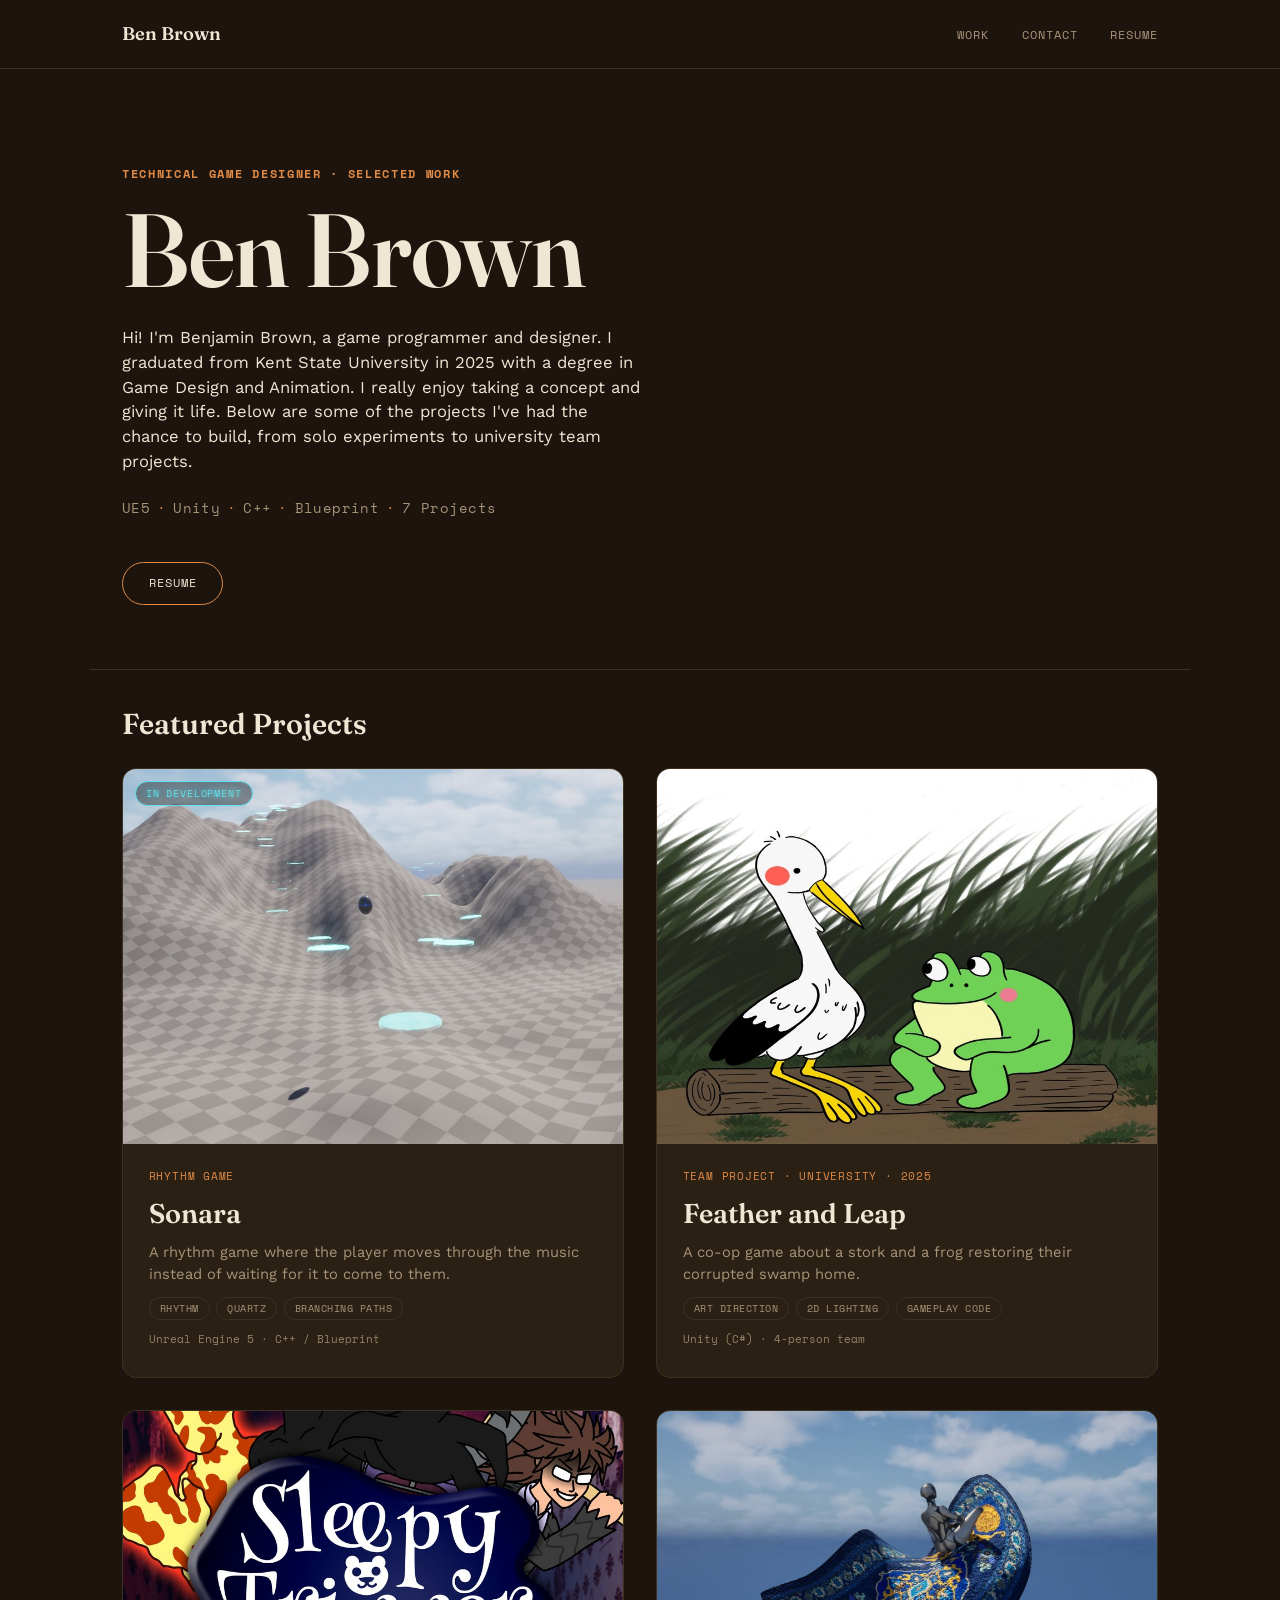
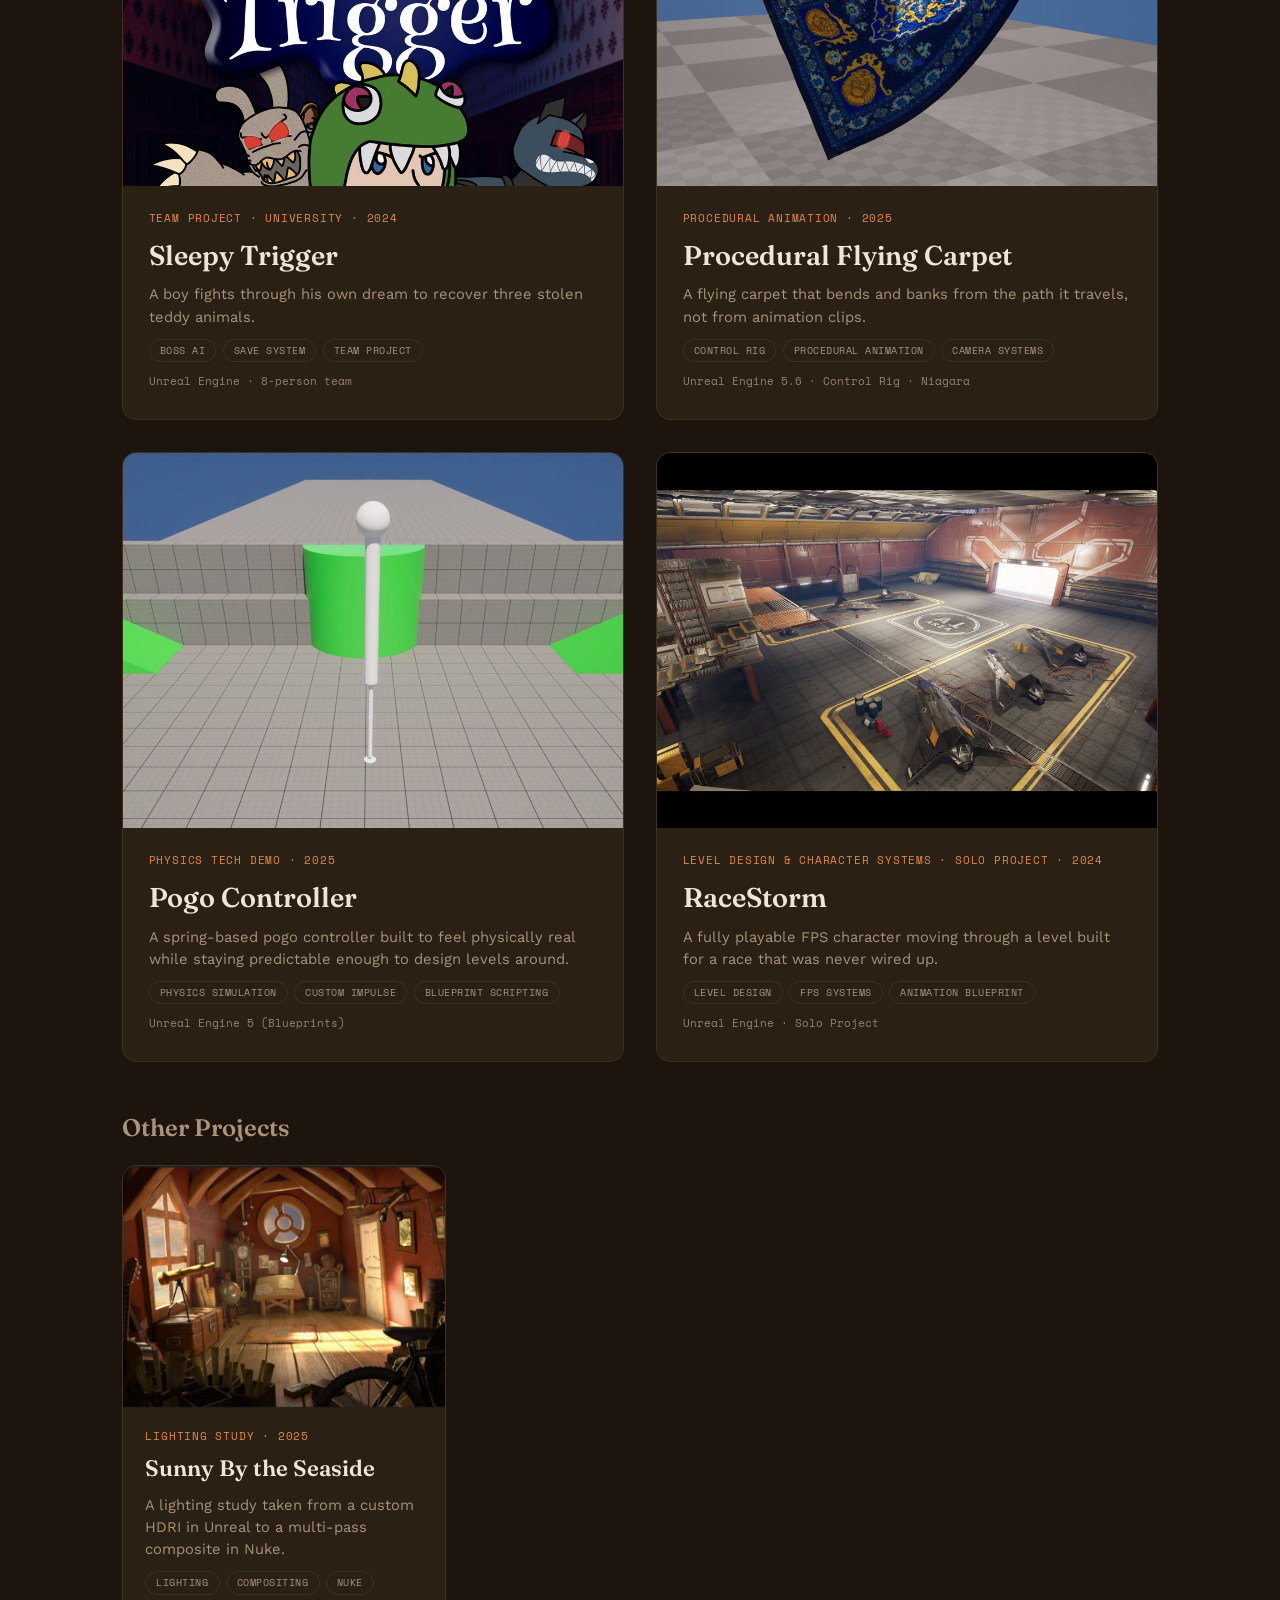
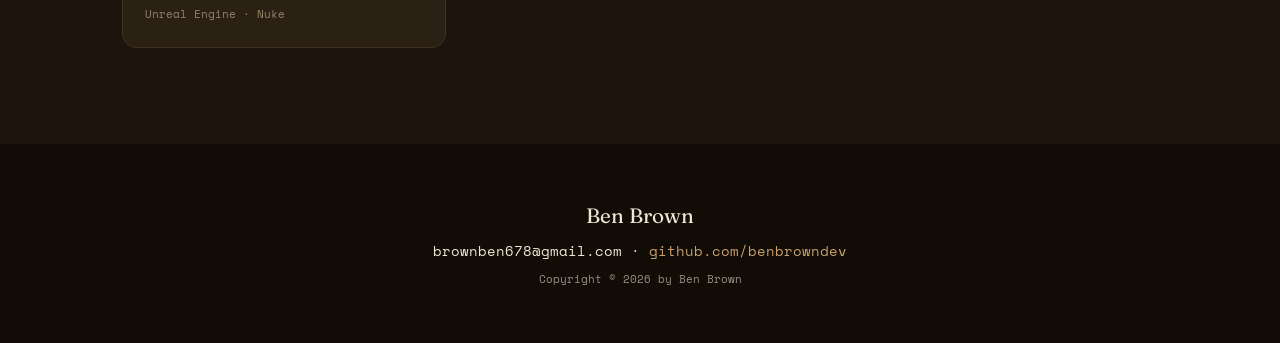
<file: index.html>
<!DOCTYPE html>
<html lang="en">
<head>
<meta charset="UTF-8">
<meta name="viewport" content="width=device-width, initial-scale=1.0">
<title>Ben Brown — Technical Game Designer</title>
<meta name="description" content="Portfolio of Ben Brown, Technical Game Designer. Systems, physics, and the debugging behind them.">
<meta name="color-scheme" content="light">
<meta property="og:title" content="Ben Brown — Technical Game Designer">
<meta property="og:description" content="Selected gameplay programming work, including Sonara, a rhythm game built solo in Unreal Engine 5.">

<link rel="preconnect" href="https://fonts.googleapis.com">
<link rel="preconnect" href="https://fonts.gstatic.com" crossorigin>
<link href="https://fonts.googleapis.com/css2?family=Fraunces:opsz,wght@9..144,300;9..144,500;9..144,600;9..144,900&family=Space+Mono:wght@400;700&family=Work+Sans:wght@400;500;600&display=swap" rel="stylesheet">

<link rel="stylesheet" href="styles.css">
</head>
<body>

<a class="skip-link" href="#work">Skip to projects</a>

<svg style="display:none" aria-hidden="true">
  <symbol id="icon-physics" viewBox="0 0 24 24" fill="none" stroke="currentColor" stroke-width="1.2">
    <circle cx="12" cy="12" r="9"/>
    <circle cx="20" cy="12" r="2" fill="currentColor" stroke="none"/>
  </symbol>
  <symbol id="icon-rig" viewBox="0 0 24 24" fill="none" stroke="currentColor" stroke-width="1.2" stroke-linecap="round">
    <path d="M3 17 Q9 5 12 12 T21 7"/>
    <circle cx="3" cy="17" r="1.4" fill="currentColor" stroke="none"/>
    <circle cx="12" cy="12" r="1.4" fill="currentColor" stroke="none"/>
    <circle cx="21" cy="7" r="1.4" fill="currentColor" stroke="none"/>
  </symbol>
  <symbol id="icon-light" viewBox="0 0 24 24" fill="none" stroke="currentColor" stroke-width="1.2" stroke-linecap="round">
    <circle cx="12" cy="12" r="4"/>
    <line x1="12" y1="2" x2="12" y2="5"/>
    <line x1="12" y1="19" x2="12" y2="22"/>
    <line x1="2" y1="12" x2="5" y2="12"/>
    <line x1="19" y1="12" x2="22" y2="12"/>
    <line x1="4.5" y1="4.5" x2="6.5" y2="6.5"/>
    <line x1="17.5" y1="17.5" x2="19.5" y2="19.5"/>
    <line x1="4.5" y1="19.5" x2="6.5" y2="17.5"/>
    <line x1="17.5" y1="6.5" x2="19.5" y2="4.5"/>
  </symbol>
  <symbol id="icon-grid" viewBox="0 0 24 24" fill="currentColor">
    <circle cx="6" cy="6" r="1.3"/><circle cx="12" cy="6" r="1.3"/><circle cx="18" cy="6" r="1.3"/>
    <circle cx="6" cy="12" r="1.3"/><circle cx="12" cy="12" r="1.3"/><circle cx="18" cy="12" r="1.3"/>
    <circle cx="6" cy="18" r="1.3"/><circle cx="12" cy="18" r="1.3"/><circle cx="18" cy="18" r="1.3"/>
  </symbol>
  <symbol id="icon-team" viewBox="0 0 24 24" fill="none" stroke="currentColor" stroke-width="1.2">
    <circle cx="9" cy="12" r="6"/>
    <circle cx="15" cy="12" r="6"/>
  </symbol>
  <symbol id="icon-spark" viewBox="0 0 24 24" fill="currentColor">
    <path d="M12 2 L14 10 L22 12 L14 14 L12 22 L10 14 L2 12 L10 10 Z"/>
  </symbol>
</svg>

<header class="nav">
  <div class="nav-inner">
    <a class="nav-name" href="#top">Ben Brown</a>
    <nav class="nav-links" aria-label="Primary">
      <a href="#work">Work</a>
      <a href="#contact">Contact</a>
      <a href="resume.html">Resume</a>
    </nav>
  </div>
</header>

<main id="top">

  <section class="hero">
    <p class="eyebrow">Technical Game Designer · Selected Work</p>
    <h1>Ben Brown</h1>
    <p class="bio">Hi! I'm Benjamin Brown, a game programmer and designer. I graduated from Kent State University in 2025 with a degree in Game Design and Animation. I really enjoy taking a concept and giving it life. Below are some of the projects I've had the chance to build, from solo experiments to university team projects.</p>
    <p class="stat-line">UE5<span>·</span>Unity<span>·</span>C++<span>·</span>Blueprint<span>·</span>7 Projects</p>
    <a class="resume-btn" href="resume.html">Resume</a>
  </section>

  <hr class="divider">

  <section class="work" id="work">

    <h3 class="section-heading">Featured Projects</h3>
    <div class="grid-featured">

      <a class="tile tile-featured" href="sonara.html">
        <div class="tile-media">
          <img src="sonara-thumb.jpg" alt="Sonara greybox level showing the ball mid-air with cyan circles tracing the branching path up a mountain" loading="lazy">
          <span class="badge badge-glow">In Development</span>
        </div>
        <div class="tile-body">
          <p class="tile-meta">Rhythm Game</p>
          <h3 class="tile-title">Sonara</h3>
          <p class="tile-desc">A rhythm game where the player moves through the music instead of waiting for it to come to them.</p>
          <ul class="tags">
            <li>Rhythm</li><li>Quartz</li><li>Branching Paths</li>
          </ul>
          <p class="tile-engine">Unreal Engine 5 · C++ / Blueprint</p>
        </div>
      </a>

      <a class="tile tile-featured" href="featherandleap.html">
        <div class="tile-media">
          <img src="featherleap-thumb.jpg" alt="Feather and Leap illustrated stork and frog in a swamp setting" loading="lazy">
        </div>
        <div class="tile-body">
          <p class="tile-meta">Team Project · University · 2025</p>
          <h3 class="tile-title">Feather and Leap</h3>
          <p class="tile-desc">A co-op game about a stork and a frog restoring their corrupted swamp home.</p>
          <ul class="tags">
            <li>Art Direction</li><li>2D Lighting</li><li>Gameplay Code</li>
          </ul>
          <p class="tile-engine">Unity (C#) · 4-person team</p>
        </div>
      </a>

      <a class="tile tile-featured" href="horrorfirst.html">
        <div class="tile-media">
          <img src="sleepytrigger-thumb.jpg" alt="Sleepy Trigger poster, illustrated boy in a dinosaur hoodie holding a teddy bear, surrounded by dream creatures" loading="lazy">
        </div>
        <div class="tile-body">
          <p class="tile-meta">Team Project · University · 2024</p>
          <h3 class="tile-title">Sleepy Trigger</h3>
          <p class="tile-desc">A boy fights through his own dream to recover three stolen teddy animals.</p>
          <ul class="tags">
            <li>Boss AI</li><li>Save System</li><li>Team Project</li>
          </ul>
          <p class="tile-engine">Unreal Engine · 8-person team</p>
        </div>
      </a>

      <a class="tile tile-featured" href="magiccarpet.html">
        <div class="tile-media">
          <img src="magiccarpet-thumb.jpg" alt="Procedural flying carpet banking through a turn with a mannequin rider" loading="lazy">
        </div>
        <div class="tile-body">
          <p class="tile-meta">Procedural Animation · 2025</p>
          <h3 class="tile-title">Procedural Flying Carpet</h3>
          <p class="tile-desc">A flying carpet that bends and banks from the path it travels, not from animation clips.</p>
          <ul class="tags">
            <li>Control Rig</li><li>Procedural Animation</li><li>Camera Systems</li>
          </ul>
          <p class="tile-engine">Unreal Engine 5.6 · Control Rig · Niagara</p>
        </div>
      </a>

      <a class="tile tile-featured" href="pogostick.html">
        <div class="tile-media">
          <img src="pogostick-thumb.jpg" alt="Pogo Controller greybox prototype with the pogo stick and player visible" loading="lazy">
        </div>
        <div class="tile-body">
          <p class="tile-meta">Physics Tech Demo · 2025</p>
          <h3 class="tile-title">Pogo Controller</h3>
          <p class="tile-desc">A spring-based pogo controller built to feel physically real while staying predictable enough to design levels around.</p>
          <ul class="tags">
            <li>Physics Simulation</li><li>Custom Impulse</li><li>Blueprint Scripting</li>
          </ul>
          <p class="tile-engine">Unreal Engine 5 (Blueprints)</p>
        </div>
      </a>
      <a class="tile tile-featured" href="racestorm.html">
        <div class="tile-media">
          <img src="racestorm-thumb.jpg" alt="RaceStorm airport hangar level with parked aircraft and yellow floor markings" loading="lazy">
        </div>
        <div class="tile-body">
          <p class="tile-meta">Level Design &amp; Character Systems · Solo Project · 2024</p>
          <h3 class="tile-title">RaceStorm</h3>
          <p class="tile-desc">A fully playable FPS character moving through a level built for a race that was never wired up.</p>
          <ul class="tags">
            <li>Level Design</li><li>FPS Systems</li><li>Animation Blueprint</li>
          </ul>
          <p class="tile-engine">Unreal Engine · Solo Project</p>
        </div>
      </a>

    </div>

    <h3 class="section-heading-other">Other Projects</h3>
    <div class="grid">

      <a class="tile" href="sunnybytheseaside.html">
        <div class="tile-media">
          <img src="sunnybytheseaside-final.jpg" alt="Sunlit attic room with telescope, bicycle, and instruments" loading="lazy">
        </div>
        <div class="tile-body">
          <p class="tile-meta">Lighting Study · 2025</p>
          <h3 class="tile-title">Sunny By the Seaside</h3>
          <p class="tile-desc">A lighting study taken from a custom HDRI in Unreal to a multi-pass composite in Nuke.</p>
          <ul class="tags">
            <li>Lighting</li><li>Compositing</li><li>Nuke</li>
          </ul>
          <p class="tile-engine">Unreal Engine · Nuke</p>
        </div>
      </a>

    </div>
  </section>

</main>

<footer id="contact">
  <p class="footer-name">Ben Brown</p>
  <p class="footer-contact">brownben678@gmail.com · <a href="https://github.com/benbrowndev">github.com/benbrowndev</a></p>
  <p class="footer-meta">Copyright © 2026 by Ben Brown</p>
</footer>

</body>
</html>
</file>
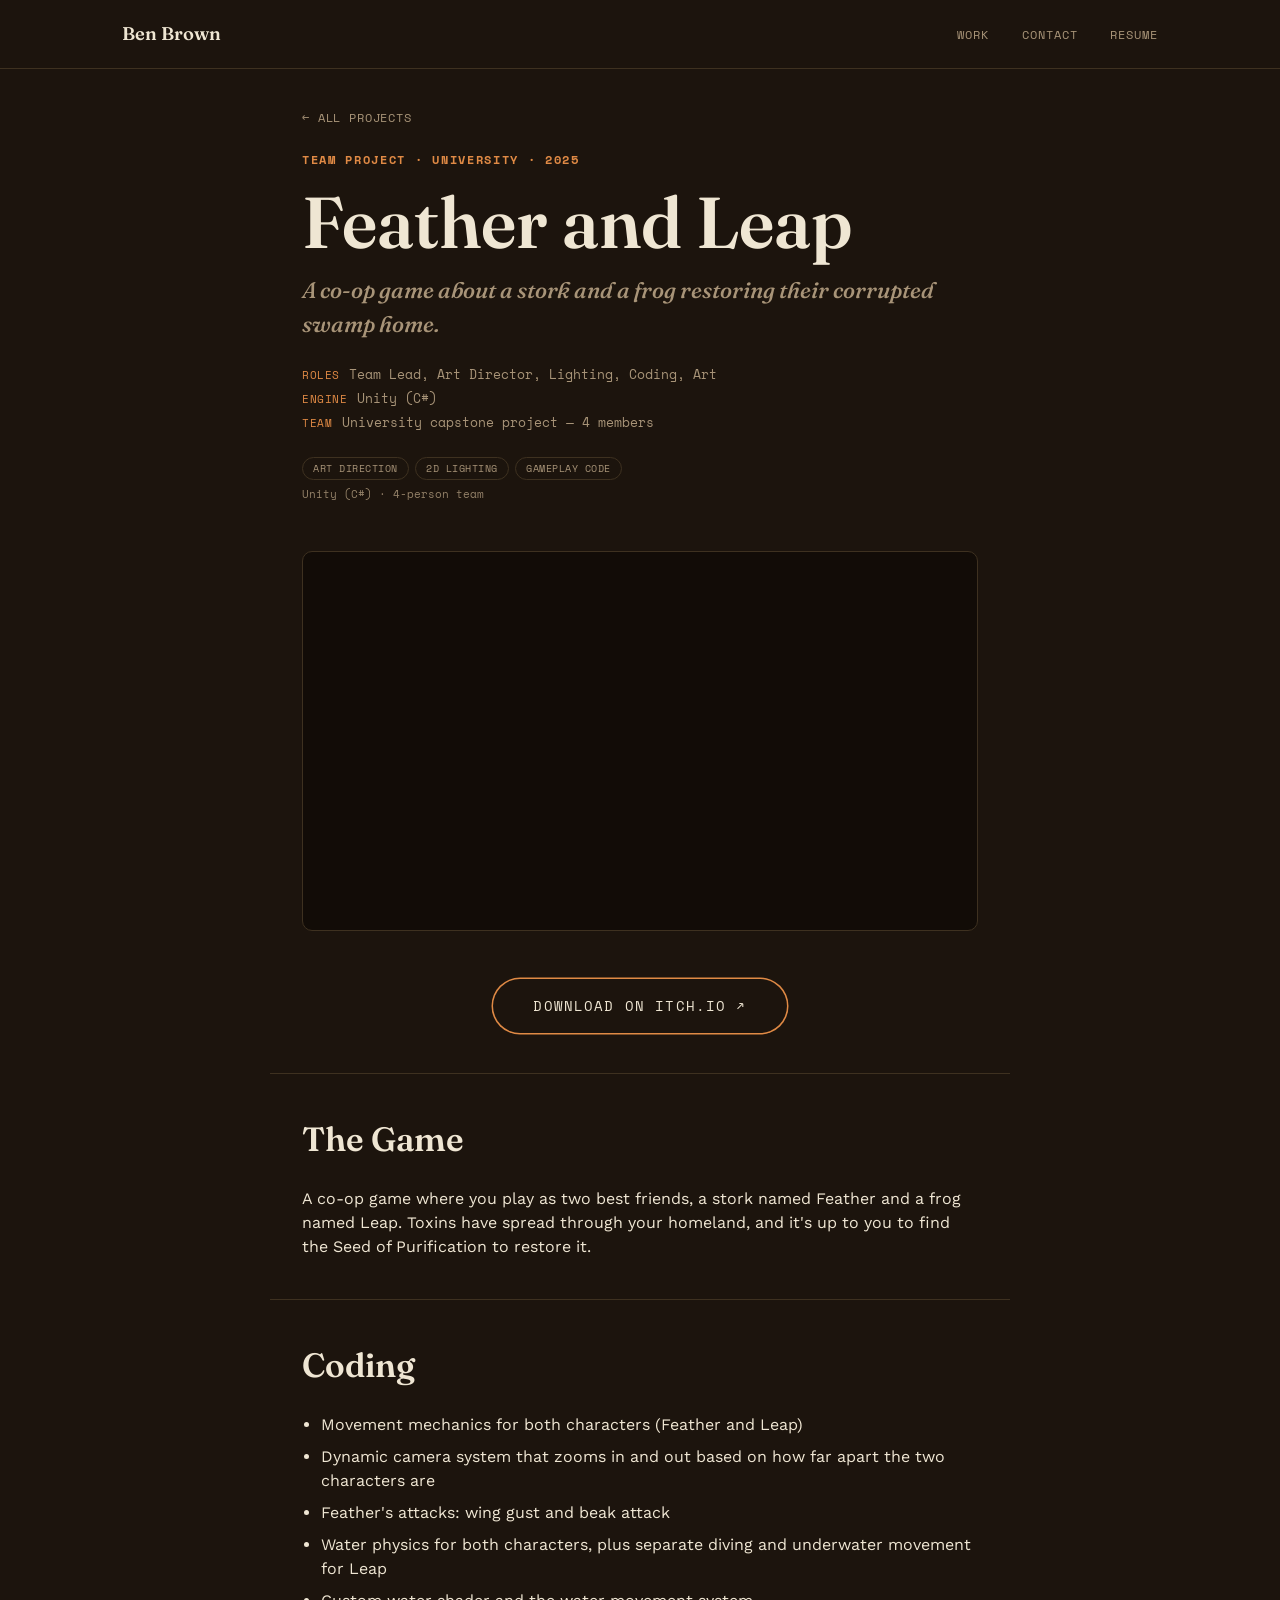
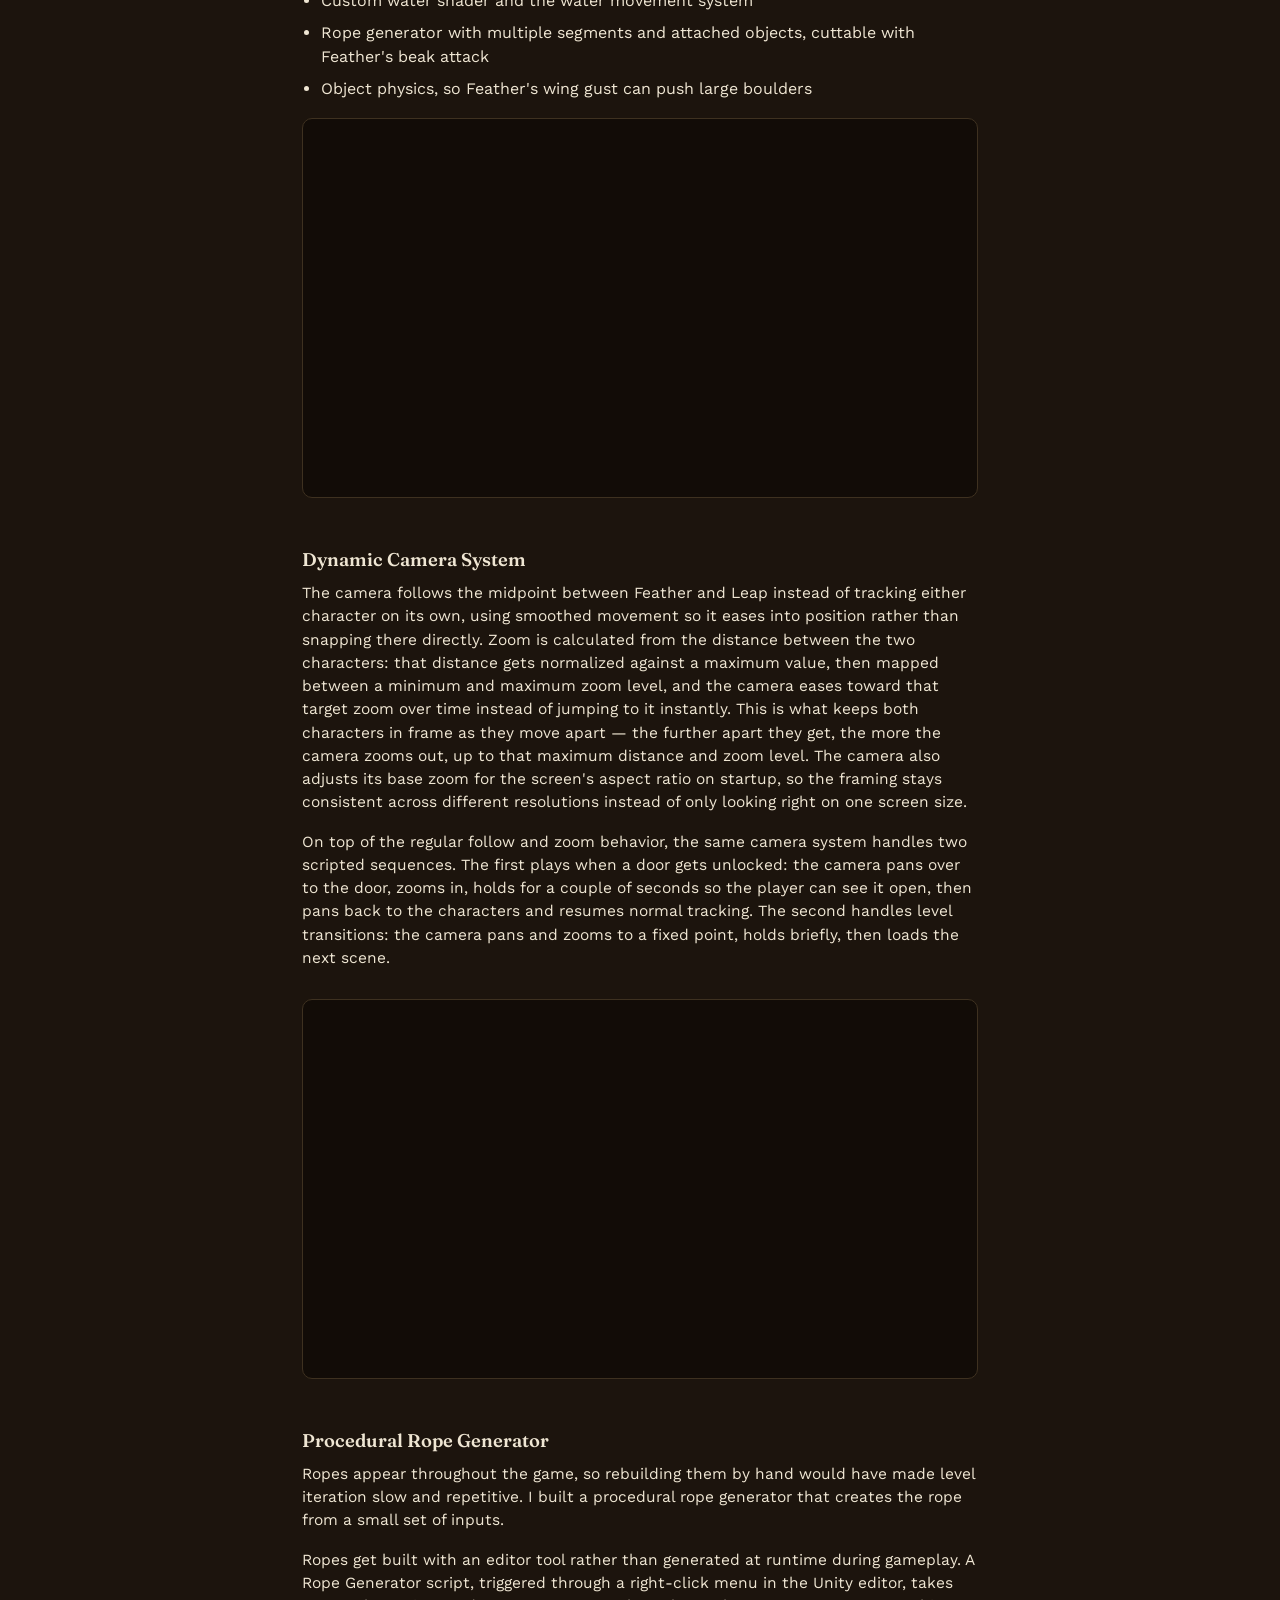
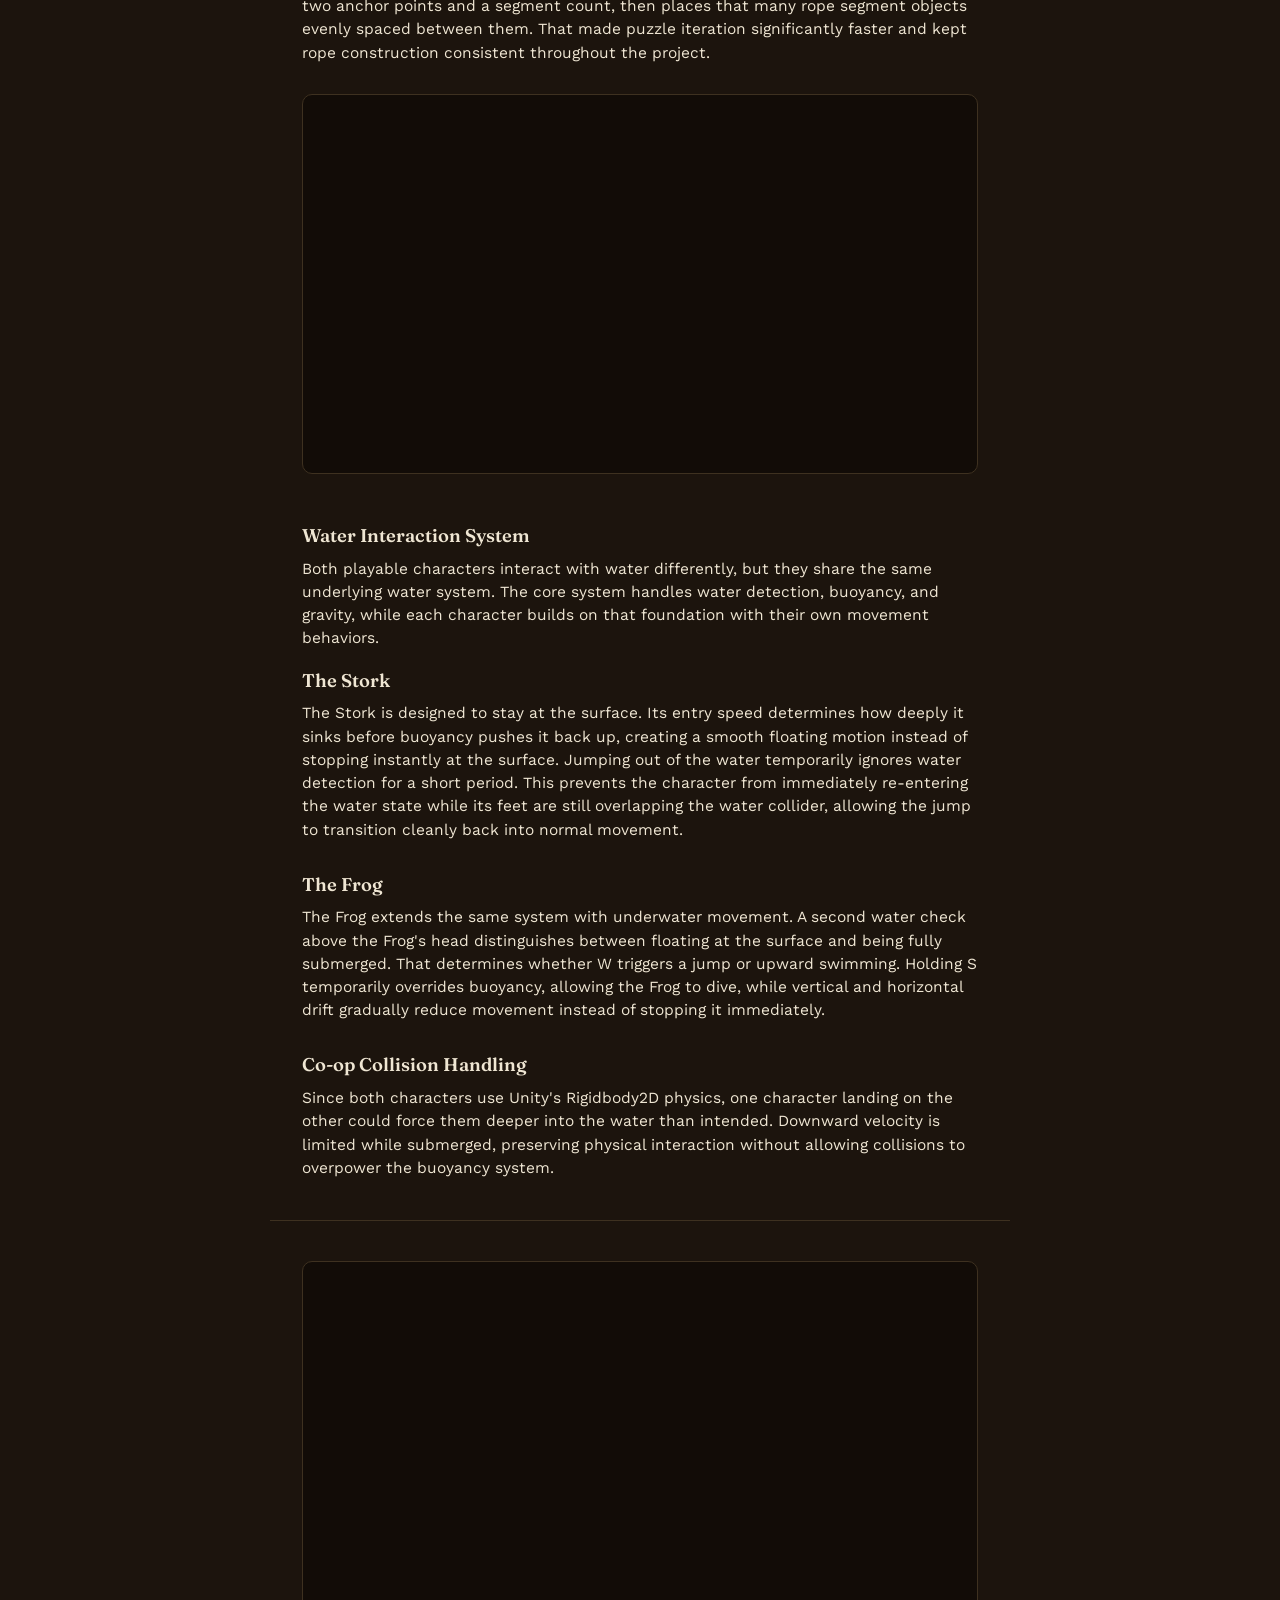
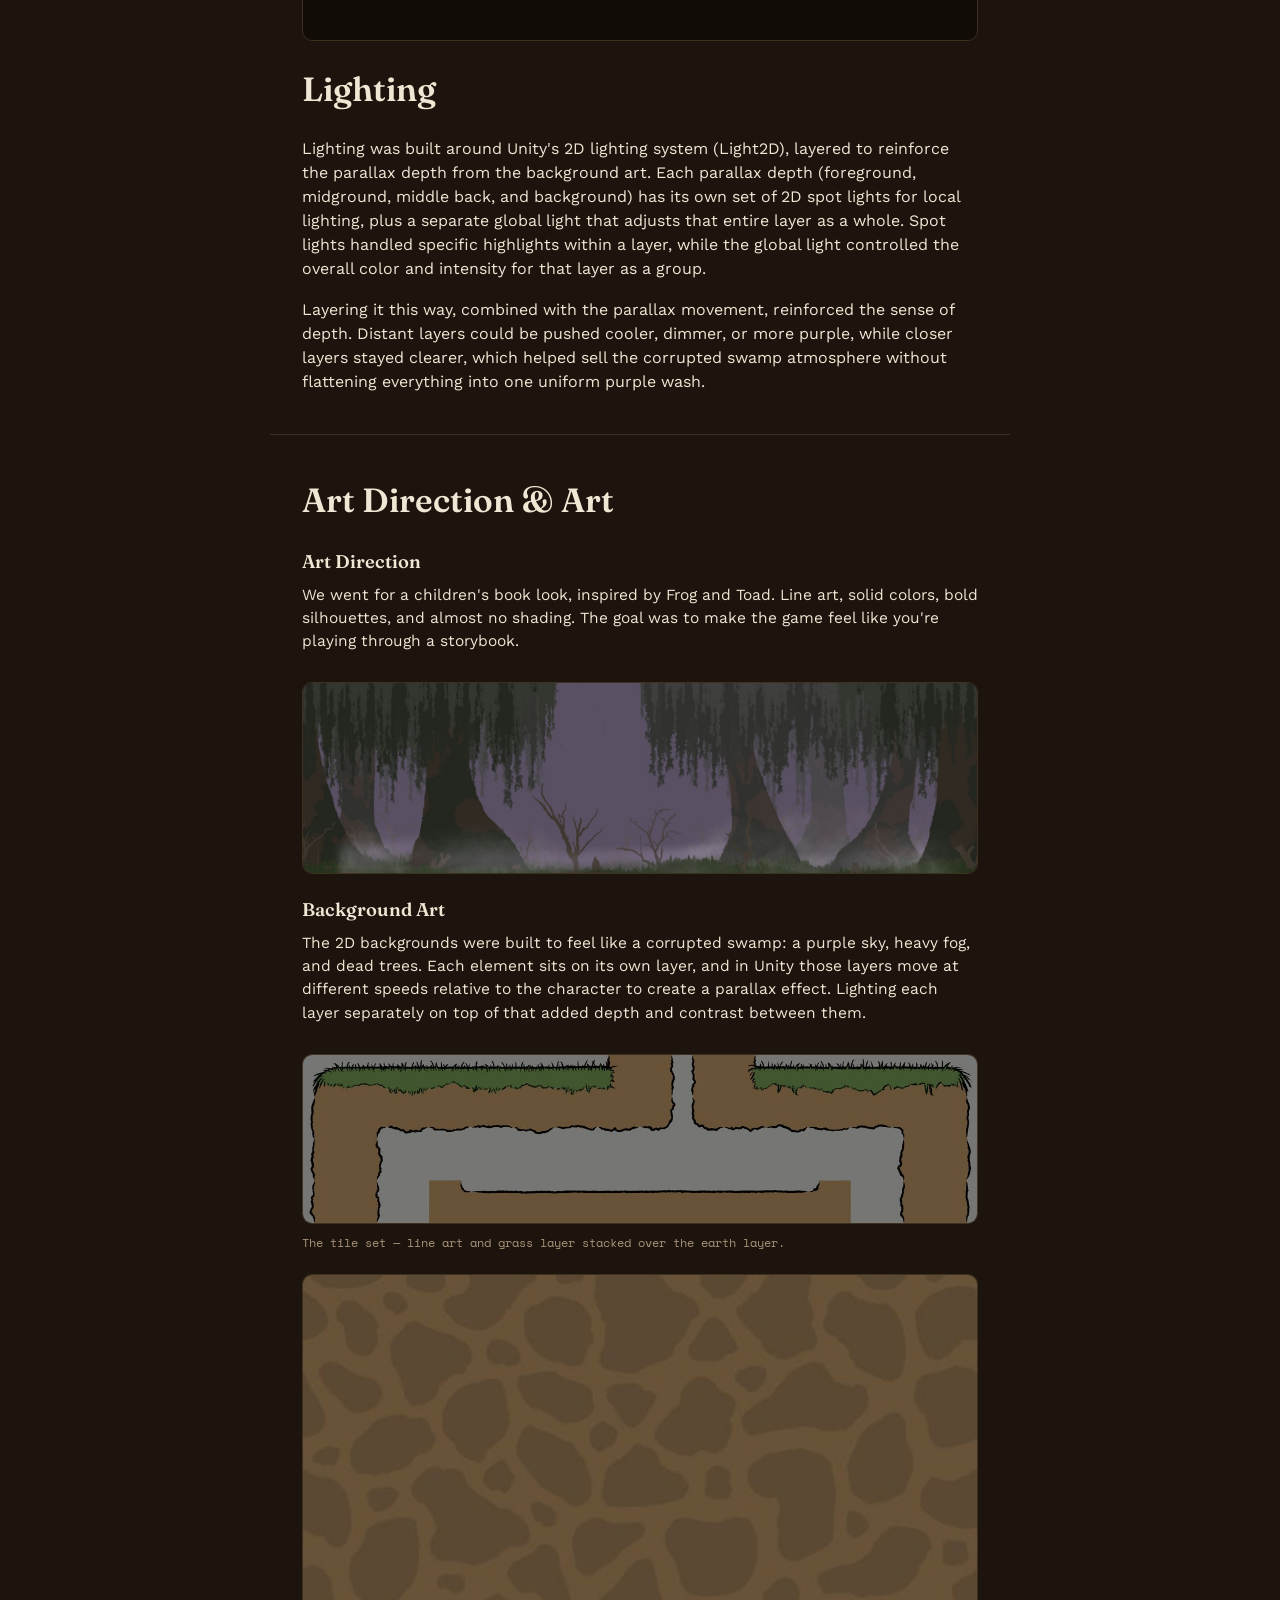
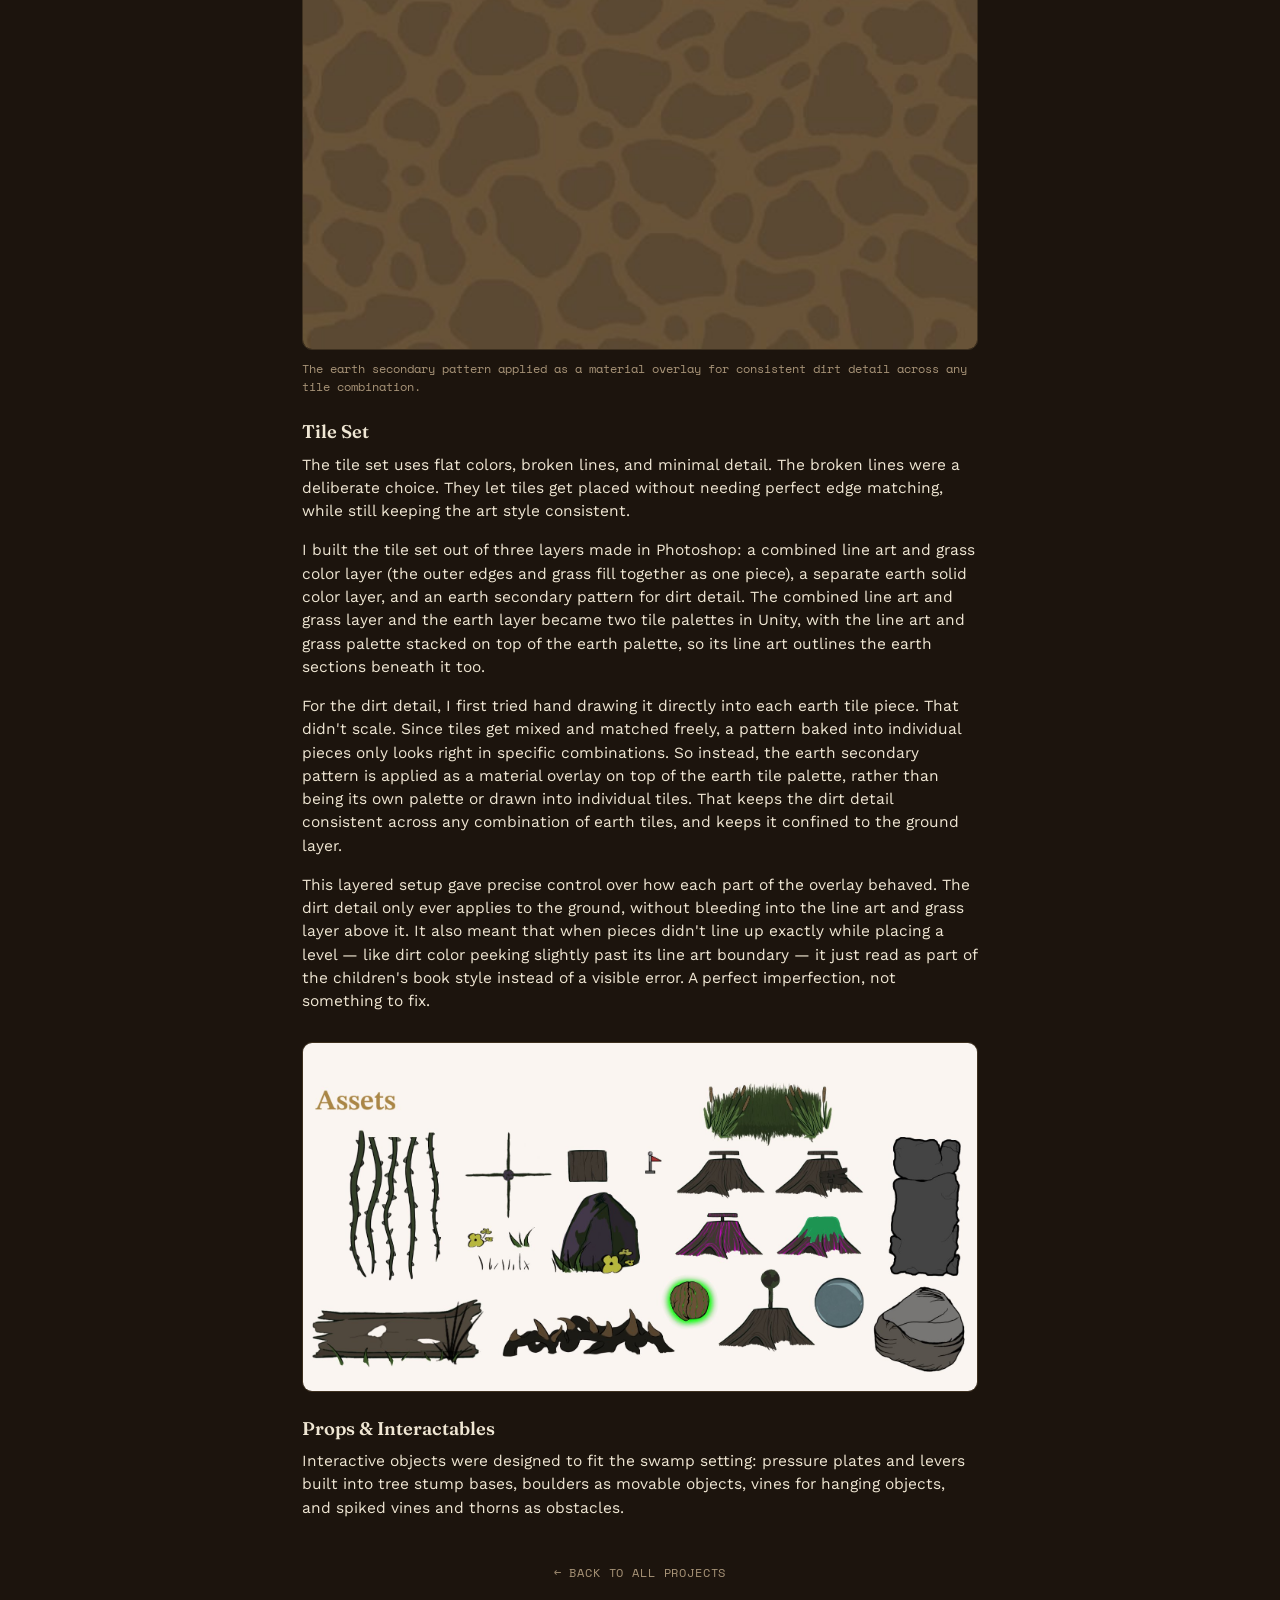
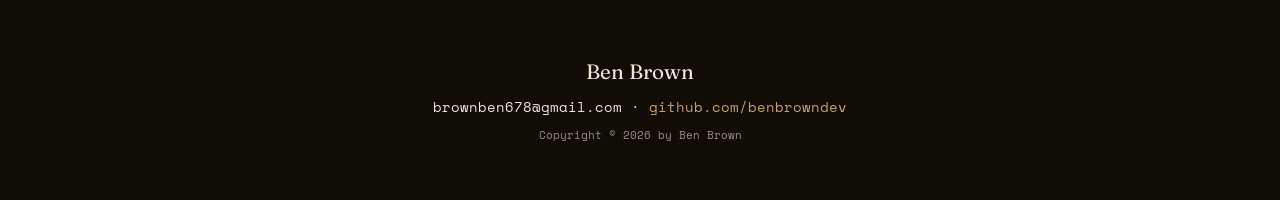
<file: featherandleap.html>
<!DOCTYPE html>
<html lang="en">
<head>
<meta charset="UTF-8">
<meta name="viewport" content="width=device-width, initial-scale=1.0">
<title>Feather and Leap — Ben Brown</title>
<meta name="description" content="Feather and Leap: a co-op university capstone project — art direction, 2D lighting, and gameplay systems including a custom water shader and rope physics.">
<meta name="color-scheme" content="light">

<link rel="preconnect" href="https://fonts.googleapis.com">
<link rel="preconnect" href="https://fonts.gstatic.com" crossorigin>
<link href="https://fonts.googleapis.com/css2?family=Fraunces:opsz,wght@9..144,300;9..144,500;9..144,600;9..144,900&family=Space+Mono:wght@400;700&family=Work+Sans:wght@400;500;600&display=swap" rel="stylesheet">
<link rel="stylesheet" href="styles.css">
</head>
<body>

<a class="skip-link" href="#main-content">Skip to content</a>

<header class="nav">
  <div class="nav-inner">
    <a class="nav-name" href="index.html">Ben Brown</a>
    <nav class="nav-links" aria-label="Primary">
      <a href="index.html#work">Work</a>
      <a href="#contact">Contact</a>
      <a href="resume.html">Resume</a>
    </nav>
  </div>
</header>

<main id="main-content">

  <a class="breadcrumb" href="index.html#work">← All Projects</a>

  <section class="project-header">
    <p class="eyebrow">Team Project · University · 2025</p>
    <h1 class="project-title">Feather and Leap</h1>
    <p class="tagline">A co-op game about a stork and a frog restoring their corrupted swamp home.</p>

    <div class="role-meta">
      <p><span>Roles</span>Team Lead, Art Director, Lighting, Coding, Art</p>
      <p><span>Engine</span>Unity (C#)</p>
      <p><span>Team</span>University capstone project — 4 members</p>
    </div>

    <ul class="tags">
      <li>Art Direction</li><li>2D Lighting</li><li>Gameplay Code</li>
    </ul>
    <p class="tile-engine">Unity (C#) · 4-person team</p>
  </section>

  <div class="video-frame">
    <div class="frame-inner">
      <iframe
        src="https://www.youtube.com/embed/sP70ArBXjzs"
        title="Feather and Leap gameplay / trailer"
        allow="accelerometer; autoplay; clipboard-write; encrypted-media; gyroscope; picture-in-picture"
        allowfullscreen>
      </iframe>
    </div>
  </div>

  <div style="text-align:center; margin:1.8rem 0 2.5rem;">
    <a href="https://benjaminbrown97.itch.io/featherandleap" target="_blank" rel="noopener" style="
      display:inline-block;
      padding:1rem 2.5rem;
      font-family:'Space Mono',monospace;
      font-size:.9rem;
      text-transform:uppercase;
      letter-spacing:.08em;
      color:var(--ink);
      border:none;
      outline:none;
      box-shadow:0 0 0 1.5px var(--accent);
      border-radius:999px;
      text-decoration:none;
      transition:background .2s ease, color .2s ease;
    " onmouseover="this.style.background='var(--accent)';this.style.color='var(--bg-deep)'" onmouseout="this.style.background='';this.style.color='var(--ink)'">Download on itch.io ↗</a>
  </div>

  <hr class="section-divider">

  <section class="content-section">
    <h2>The Game</h2>
    <p>A co-op game where you play as two best friends, a stork named Feather and a frog named Leap. Toxins have spread through your homeland, and it's up to you to find the Seed of Purification to restore it.</p>
  </section>

  <hr class="section-divider">

  <section class="content-section">
    <h2>Coding</h2>
    <ul>
      <li>Movement mechanics for both characters (Feather and Leap)</li>
      <li>Dynamic camera system that zooms in and out based on how far apart the two characters are</li>
      <li>Feather's attacks: wing gust and beak attack</li>
      <li>Water physics for both characters, plus separate diving and underwater movement for Leap</li>
      <li>Custom water shader and the water movement system</li>
      <li>Rope generator with multiple segments and attached objects, cuttable with Feather's beak attack</li>
      <li>Object physics, so Feather's wing gust can push large boulders</li>
    </ul>

    <div class="subsection">
      <div class="video-frame" style="padding:0;">
        <div class="frame-inner">
          <iframe
            src="https://www.youtube.com/embed/HpCPGy61X7c"
            title="Feather and Leap dynamic camera system"
            allow="accelerometer; autoplay; clipboard-write; encrypted-media; gyroscope; picture-in-picture"
            allowfullscreen>
          </iframe>
        </div>
      </div>
      <h3>Dynamic Camera System</h3>
      <p>The camera follows the midpoint between Feather and Leap instead of tracking either character on its own, using smoothed movement so it eases into position rather than snapping there directly. Zoom is calculated from the distance between the two characters: that distance gets normalized against a maximum value, then mapped between a minimum and maximum zoom level, and the camera eases toward that target zoom over time instead of jumping to it instantly. This is what keeps both characters in frame as they move apart — the further apart they get, the more the camera zooms out, up to that maximum distance and zoom level. The camera also adjusts its base zoom for the screen's aspect ratio on startup, so the framing stays consistent across different resolutions instead of only looking right on one screen size.</p>
      <p>On top of the regular follow and zoom behavior, the same camera system handles two scripted sequences. The first plays when a door gets unlocked: the camera pans over to the door, zooms in, holds for a couple of seconds so the player can see it open, then pans back to the characters and resumes normal tracking. The second handles level transitions: the camera pans and zooms to a fixed point, holds briefly, then loads the next scene.</p>
    </div>

    <div class="subsection">
      <div class="video-frame" style="padding:0;">
        <div class="frame-inner">
          <iframe
            src="https://www.youtube.com/embed/1d11smRHD5E"
            title="Feather and Leap rope generator"
            allow="accelerometer; autoplay; clipboard-write; encrypted-media; gyroscope; picture-in-picture"
            allowfullscreen>
          </iframe>
        </div>
      </div>
      <h3>Procedural Rope Generator</h3>
      <p>Ropes appear throughout the game, so rebuilding them by hand would have made level iteration slow and repetitive. I built a procedural rope generator that creates the rope from a small set of inputs.</p>
      <p>Ropes get built with an editor tool rather than generated at runtime during gameplay. A Rope Generator script, triggered through a right-click menu in the Unity editor, takes two anchor points and a segment count, then places that many rope segment objects evenly spaced between them. That made puzzle iteration significantly faster and kept rope construction consistent throughout the project.</p>
    </div>

    <div class="subsection">
      <div class="video-frame" style="padding:0;">
        <div class="frame-inner">
          <iframe
            src="https://www.youtube.com/embed/TZPwnoOrTxc"
            title="Feather and Leap water interaction system"
            allow="accelerometer; autoplay; clipboard-write; encrypted-media; gyroscope; picture-in-picture"
            allowfullscreen>
          </iframe>
        </div>
      </div>
      <h3>Water Interaction System</h3>
      <p>Both playable characters interact with water differently, but they share the same underlying water system. The core system handles water detection, buoyancy, and gravity, while each character builds on that foundation with their own movement behaviors.</p>

      <div class="subsection">
        <h3>The Stork</h3>
        <p>The Stork is designed to stay at the surface. Its entry speed determines how deeply it sinks before buoyancy pushes it back up, creating a smooth floating motion instead of stopping instantly at the surface. Jumping out of the water temporarily ignores water detection for a short period. This prevents the character from immediately re-entering the water state while its feet are still overlapping the water collider, allowing the jump to transition cleanly back into normal movement.</p>
      </div>

      <div class="subsection">
        <h3>The Frog</h3>
        <p>The Frog extends the same system with underwater movement. A second water check above the Frog's head distinguishes between floating at the surface and being fully submerged. That determines whether W triggers a jump or upward swimming. Holding S temporarily overrides buoyancy, allowing the Frog to dive, while vertical and horizontal drift gradually reduce movement instead of stopping it immediately.</p>
      </div>

      <div class="subsection">
        <h3>Co-op Collision Handling</h3>
        <p>Since both characters use Unity's Rigidbody2D physics, one character landing on the other could force them deeper into the water than intended. Downward velocity is limited while submerged, preserving physical interaction without allowing collisions to overpower the buoyancy system.</p>
      </div>
    </div>
  </section>

  <hr class="section-divider">

  <section class="content-section">
    <div class="image-frame" style="margin:0 0 1.4rem;">
      <div class="frame-inner">
        <iframe
          src="https://www.youtube.com/embed/hZv-W7la1NE"
          title="Feather and Leap 2D lighting and parallax"
          allow="accelerometer; autoplay; clipboard-write; encrypted-media; gyroscope; picture-in-picture"
          allowfullscreen>
        </iframe>
      </div>
    </div>
    <h2>Lighting</h2>
    <p>Lighting was built around Unity's 2D lighting system (Light2D), layered to reinforce the parallax depth from the background art. Each parallax depth (foreground, midground, middle back, and background) has its own set of 2D spot lights for local lighting, plus a separate global light that adjusts that entire layer as a whole. Spot lights handled specific highlights within a layer, while the global light controlled the overall color and intensity for that layer as a group.</p>
    <p>Layering it this way, combined with the parallax movement, reinforced the sense of depth. Distant layers could be pushed cooler, dimmer, or more purple, while closer layers stayed clearer, which helped sell the corrupted swamp atmosphere without flattening everything into one uniform purple wash.</p>
  </section>

  <hr class="section-divider">

  <section class="content-section">
    <h2>Art Direction &amp; Art</h2>

    <div class="subsection">
      <h3>Art Direction</h3>
      <p>We went for a children's book look, inspired by Frog and Toad. Line art, solid colors, bold silhouettes, and almost no shading. The goal was to make the game feel like you're playing through a storybook.</p>
    </div>

    <div class="subsection">
      <div class="image-frame">
        <img src="featherleap-bgart.jpg" alt="Parallax swamp background art with purple sky, dead trees, and fog" loading="lazy">
      </div>
      <h3>Background Art</h3>
      <p>The 2D backgrounds were built to feel like a corrupted swamp: a purple sky, heavy fog, and dead trees. Each element sits on its own layer, and in Unity those layers move at different speeds relative to the character to create a parallax effect. Lighting each layer separately on top of that added depth and contrast between them.</p>
    </div>

    <div class="subsection">
      <figure class="content-figure">
        <img src="featherleap-tileset.jpg" alt="Tile set strip showing the combined line art and grass color layer over the earth layer" loading="lazy">
        <figcaption>The tile set — line art and grass layer stacked over the earth layer.</figcaption>
      </figure>
      <figure class="content-figure">
        <img src="featherleap-tileset-overlay.jpg" alt="Earth secondary pattern overlay used for dirt detail across the tile set" loading="lazy">
        <figcaption>The earth secondary pattern applied as a material overlay for consistent dirt detail across any tile combination.</figcaption>
      </figure>
      <h3>Tile Set</h3>
      <p>The tile set uses flat colors, broken lines, and minimal detail. The broken lines were a deliberate choice. They let tiles get placed without needing perfect edge matching, while still keeping the art style consistent.</p>
      <p>I built the tile set out of three layers made in Photoshop: a combined line art and grass color layer (the outer edges and grass fill together as one piece), a separate earth solid color layer, and an earth secondary pattern for dirt detail. The combined line art and grass layer and the earth layer became two tile palettes in Unity, with the line art and grass palette stacked on top of the earth palette, so its line art outlines the earth sections beneath it too.</p>
      <p>For the dirt detail, I first tried hand drawing it directly into each earth tile piece. That didn't scale. Since tiles get mixed and matched freely, a pattern baked into individual pieces only looks right in specific combinations. So instead, the earth secondary pattern is applied as a material overlay on top of the earth tile palette, rather than being its own palette or drawn into individual tiles. That keeps the dirt detail consistent across any combination of earth tiles, and keeps it confined to the ground layer.</p>
      <p>This layered setup gave precise control over how each part of the overlay behaved. The dirt detail only ever applies to the ground, without bleeding into the line art and grass layer above it. It also meant that when pieces didn't line up exactly while placing a level — like dirt color peeking slightly past its line art boundary — it just read as part of the children's book style instead of a visible error. A perfect imperfection, not something to fix.</p>
    </div>

    <div class="subsection">
      <div class="image-frame">
        <img src="featherleap-props.jpg" alt="Feather and Leap props and interactable objects including thorns, boulders, tree stumps, pressure plates, and collectibles" loading="lazy">
      </div>
      <h3>Props &amp; Interactables</h3>
      <p>Interactive objects were designed to fit the swamp setting: pressure plates and levers built into tree stump bases, boulders as movable objects, vines for hanging objects, and spiked vines and thorns as obstacles.</p>
    </div>
  </section>

  <nav class="footer-nav">
    <a href="index.html#work">← Back to all projects</a>
  </nav>

</main>

<footer id="contact">
  <p class="footer-name">Ben Brown</p>
  <p class="footer-contact">brownben678@gmail.com · <a href="https://github.com/benbrowndev">github.com/benbrowndev</a></p>
  <p class="footer-meta">Copyright © 2026 by Ben Brown</p>
</footer>

</body>
</html>
</file>
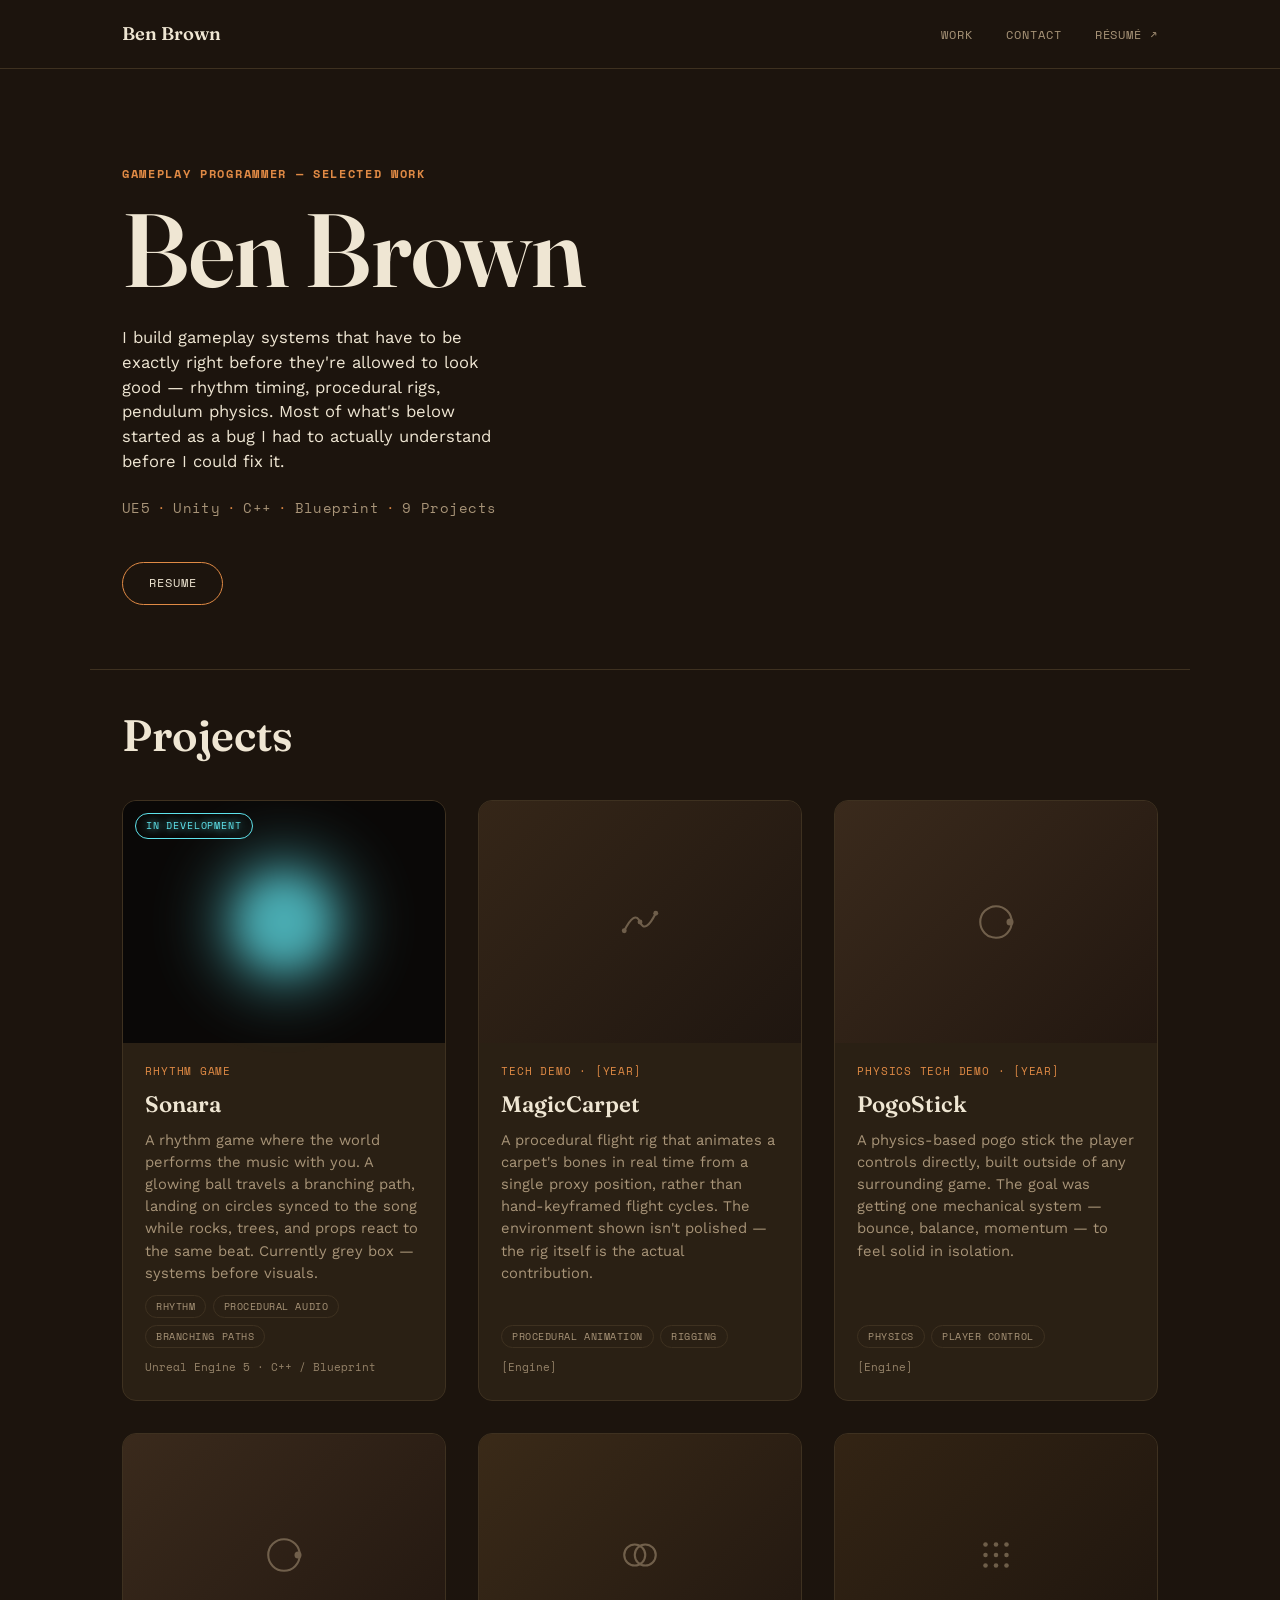
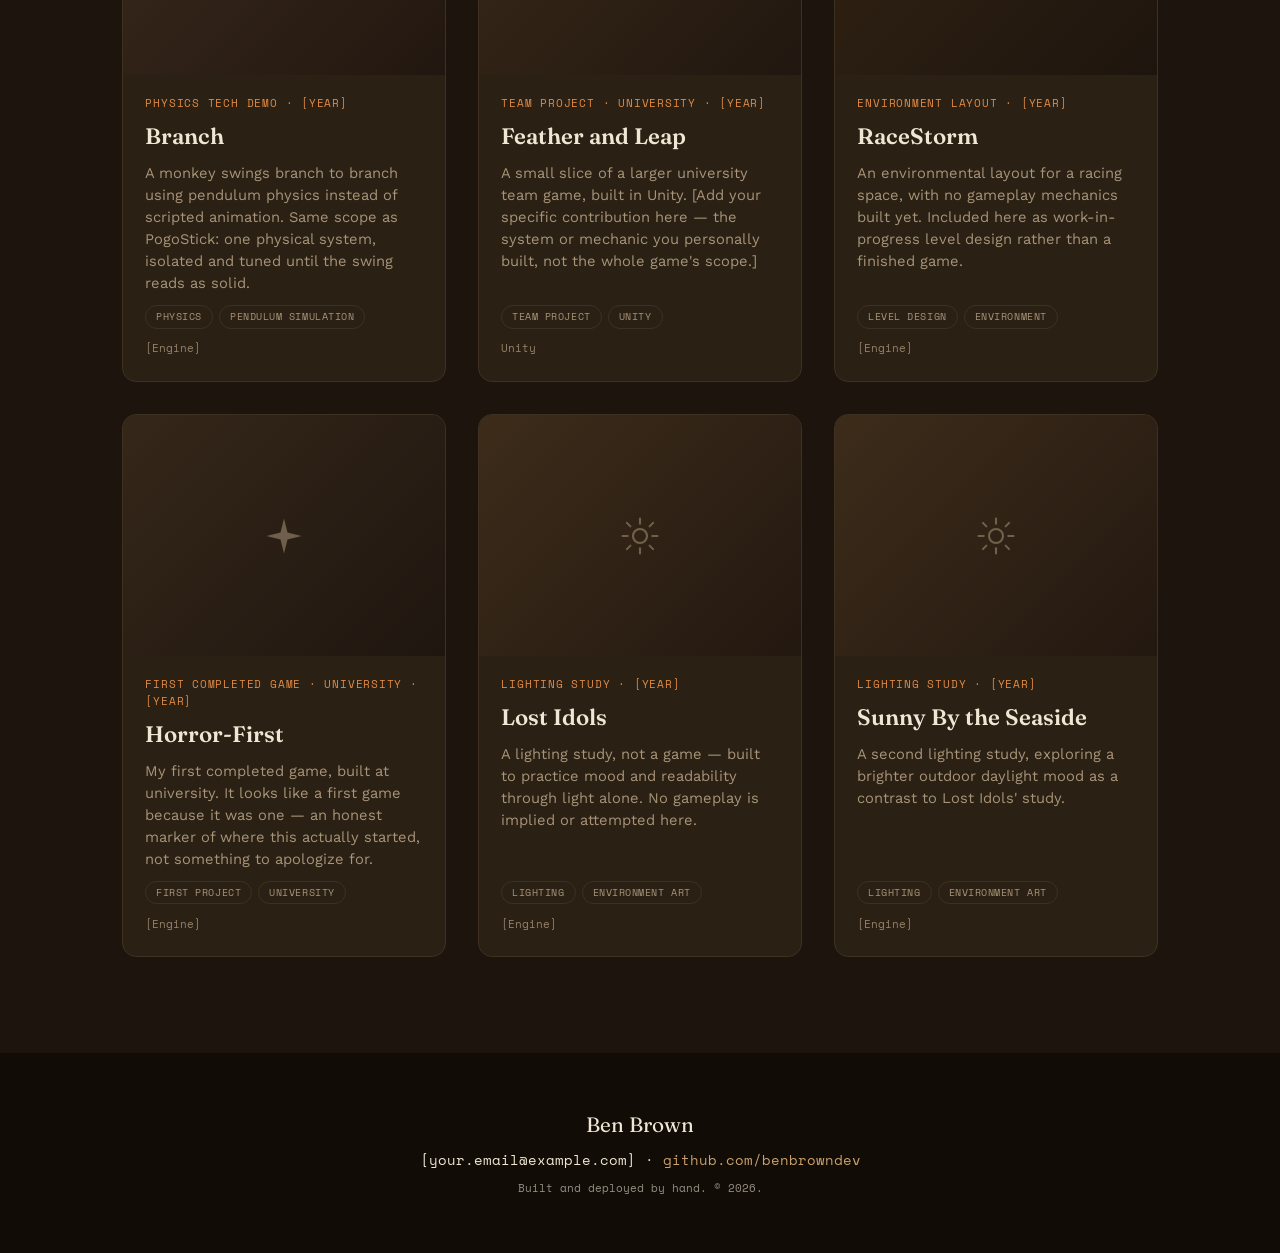
<file: Homepage_1.html>
<!DOCTYPE html>
<html lang="en">
<head>
<meta charset="UTF-8">
<meta name="viewport" content="width=device-width, initial-scale=1.0">
<title>Ben Brown — Gameplay Programmer</title>
<meta name="description" content="Portfolio of Ben Brown, gameplay programmer. Systems, physics, and the debugging behind them.">
<meta name="color-scheme" content="light">
<meta property="og:title" content="Ben Brown — Gameplay Programmer">
<meta property="og:description" content="Selected gameplay programming work, including Sonara, a rhythm game built solo in Unreal Engine 5.">

<link rel="preconnect" href="https://fonts.googleapis.com">
<link rel="preconnect" href="https://fonts.gstatic.com" crossorigin>
<link href="https://fonts.googleapis.com/css2?family=Fraunces:opsz,wght@9..144,300;9..144,500;9..144,600;9..144,900&family=Space+Mono:wght@400;700&family=Work+Sans:wght@400;500;600&display=swap" rel="stylesheet">

<style>
  :root{
    --bg:#1C140D;
    --bg-deep:#120C07;
    --ink:#EFE6D3;
    --ink-soft:#A89478;
    --card:#2A2014;
    --line:#3E3120;
    --accent:#E08A45;
    --accent-soft:#C9A06C;
    --glow:#5FE3EC;
  }

  *{box-sizing:border-box;}
  html{-webkit-font-smoothing:antialiased;}
  @media (prefers-reduced-motion:no-preference){ html{scroll-behavior:smooth;} }

  body{
    margin:0;
    background:var(--bg);
    color:var(--ink);
    font-family:'Work Sans',sans-serif;
    line-height:1.5;
  }

  a{color:inherit;}
  a:focus-visible, button:focus-visible{
    outline:2px solid var(--accent);
    outline-offset:3px;
    border-radius:2px;
  }

  .skip-link{
    position:absolute;
    left:-999px;
    top:auto;
    background:var(--accent);
    color:var(--bg-deep);
    padding:.6rem 1rem;
    z-index:999;
    font-family:'Space Mono',monospace;
    font-size:.8rem;
    text-decoration:none;
    border-radius:4px;
  }
  .skip-link:focus{ left:1rem; top:1rem; }

  /* ---------- nav ---------- */
  header.nav{
    position:sticky;
    top:0;
    background:var(--bg);
    border-bottom:1px solid var(--line);
    z-index:50;
  }
  .nav-inner{
    max-width:1100px;
    margin:0 auto;
    padding:1.25rem 2rem;
    display:flex;
    align-items:center;
    justify-content:space-between;
  }
  .nav-name{
    font-family:'Fraunces',serif;
    font-weight:600;
    font-size:1.15rem;
    text-decoration:none;
    color:var(--ink);
  }
  .nav-links a{
    font-family:'Space Mono',monospace;
    font-size:.72rem;
    text-transform:uppercase;
    letter-spacing:.08em;
    text-decoration:none;
    color:var(--ink-soft);
    margin-left:1.75rem;
    padding-bottom:3px;
    border-bottom:1px solid transparent;
    transition:border-color .2s,color .2s;
  }
  .nav-links a:hover{ color:var(--ink); border-color:var(--accent); }

  /* ---------- hero ---------- */
  .hero{
    max-width:1100px;
    margin:0 auto;
    padding:6rem 2rem 4rem;
  }
  .eyebrow{
    font-family:'Space Mono',monospace;
    font-weight:700;
    text-transform:uppercase;
    letter-spacing:.14em;
    font-size:.75rem;
    color:var(--accent);
    margin:0 0 1.1rem;
  }
  .hero h1{
    font-family:'Fraunces',serif;
    font-weight:600;
    font-size:clamp(3rem,9vw,6.5rem);
    line-height:.96;
    letter-spacing:-.01em;
    margin:0;
  }
  .bio{
    max-width:38ch;
    font-size:clamp(1rem,1.3vw,1.15rem);
    color:var(--ink);
    margin:1.6rem 0 1.4rem;
  }
  .stat-line{
    font-family:'Space Mono',monospace;
    font-size:.85rem;
    letter-spacing:.03em;
    color:var(--ink-soft);
  }
  .stat-line span{ color:var(--accent); margin:0 .5em; }

  .resume-btn{
    display:inline-block;
    margin-top:1.9rem;
    padding:.7rem 1.6rem;
    font-family:'Space Mono',monospace;
    font-size:.78rem;
    text-transform:uppercase;
    letter-spacing:.08em;
    color:var(--ink);
    border:1px solid var(--accent);
    border-radius:999px;
    text-decoration:none;
    transition:background .2s ease, color .2s ease;
  }
  .resume-btn:hover{
    background:var(--accent);
    color:var(--bg-deep);
  }

  .divider{
    max-width:1100px;
    margin:0 auto;
    border:none;
    border-top:1px solid var(--line);
  }

  @media (prefers-reduced-motion:no-preference){
    .eyebrow,.hero h1,.bio,.stat-line,.resume-btn{ animation:heroIn .7s ease both; }
    .eyebrow{ animation-delay:0s; }
    .hero h1{ animation-delay:.08s; }
    .bio{ animation-delay:.16s; }
    .stat-line{ animation-delay:.24s; }
    .resume-btn{ animation-delay:.32s; }
  }
  @keyframes heroIn{
    from{ opacity:0; transform:translateY(14px); }
    to{ opacity:1; transform:none; }
  }

  /* ---------- work / grid ---------- */
  section.work{
    max-width:1100px;
    margin:0 auto;
    padding:2rem 2rem 6rem;
  }
  section.work h2{
    font-family:'Fraunces',serif;
    font-weight:600;
    font-size:clamp(2rem,4vw,2.75rem);
    margin:0 0 2rem;
  }
  .grid{
    display:grid;
    grid-template-columns:repeat(3,1fr);
    gap:2rem;
  }
  @media (max-width:980px){ .grid{ grid-template-columns:repeat(2,1fr); } }
  @media (max-width:620px){
    .grid{ grid-template-columns:1fr; }
    .hero{ padding:4rem 1.25rem 2.5rem; }
    section.work{ padding:1rem 1.25rem 4rem; }
    .nav-inner{ padding:1rem 1.25rem; }
    .nav-links a{ margin-left:1.1rem; }
  }

  .tile{
    background:var(--card);
    border:1px solid var(--line);
    border-radius:14px;
    overflow:hidden;
    display:flex;
    flex-direction:column;
    transition:transform .25s ease, box-shadow .25s ease;
  }
  .tile:hover, .tile:focus-within{
    transform:translateY(-6px);
    border-color:var(--accent);
    box-shadow:0 18px 32px rgba(0,0,0,.55);
  }

  .tile-media{
    position:relative;
    aspect-ratio:4/3;
    display:flex;
    align-items:center;
    justify-content:center;
  }
  .tile-icon{ width:42px; height:42px; color:var(--ink-soft); opacity:.55; }

  .media-physics{ background:linear-gradient(135deg,#3A2A1C,#221710); }
  .media-rig{ background:linear-gradient(135deg,#352618,#1F1610); }
  .media-light{ background:linear-gradient(135deg,#3D2C1A,#231810); }
  .media-grid{ background:linear-gradient(135deg,#332414,#1E150E); }
  .media-team{ background:linear-gradient(135deg,#3A2A18,#211710); }
  .media-spark{ background:linear-gradient(135deg,#352719,#1F1610); }

  .media-sonara{ background:#0A0807; }
  .glow-orb{
    width:90px; height:90px;
    border-radius:50%;
    background:var(--glow);
    filter:blur(18px);
    opacity:.75;
    box-shadow:0 0 60px 12px var(--glow);
  }
  @media (prefers-reduced-motion:no-preference){
    .glow-orb{ animation:glowPulse 4s ease-in-out infinite; }
  }
  @keyframes glowPulse{
    0%,100%{ opacity:.65; transform:scale(1); }
    50%{ opacity:1; transform:scale(1.08); }
  }

  .badge{
    position:absolute;
    top:12px; left:12px;
    font-family:'Space Mono',monospace;
    font-size:.65rem;
    text-transform:uppercase;
    letter-spacing:.08em;
    padding:4px 10px;
    border-radius:999px;
    border:1px solid var(--line);
    background:var(--card);
    color:var(--ink-soft);
  }
  .badge-glow{
    border-color:var(--glow);
    color:var(--glow);
    background:rgba(10,10,10,.4);
    text-shadow:0 0 8px var(--glow);
  }

  .tile-body{
    padding:1.25rem 1.4rem 1.5rem;
    display:flex;
    flex-direction:column;
    gap:.5rem;
    flex:1;
  }
  .tile-meta{
    font-family:'Space Mono',monospace;
    font-size:.7rem;
    text-transform:uppercase;
    letter-spacing:.07em;
    color:var(--accent);
    margin:0;
  }
  .tile-title{
    font-family:'Fraunces',serif;
    font-weight:600;
    font-size:1.4rem;
    margin:0;
  }
  .tile-desc{
    font-size:.92rem;
    color:var(--ink-soft);
    margin:0;
    flex:1;
  }
  .tags{
    display:flex;
    flex-wrap:wrap;
    gap:.4rem;
    list-style:none;
    margin:.2rem 0 0;
    padding:0;
  }
  .tags li{
    font-family:'Space Mono',monospace;
    font-size:.64rem;
    text-transform:uppercase;
    letter-spacing:.05em;
    border:1px solid var(--line);
    border-radius:999px;
    padding:3px 10px;
    color:var(--ink-soft);
  }
  .tile-engine{
    font-family:'Space Mono',monospace;
    font-size:.7rem;
    color:var(--ink-soft);
    opacity:.85;
    margin:.2rem 0 0;
  }

  /* ---------- footer ---------- */
  footer{
    background:var(--bg-deep);
    color:var(--ink);
    text-align:center;
    padding:3.5rem 2rem;
  }
  .footer-name{
    font-family:'Fraunces',serif;
    font-size:1.3rem;
    margin:0 0 .6rem;
  }
  .footer-contact{
    font-family:'Space Mono',monospace;
    font-size:.85rem;
    margin:0 0 .6rem;
  }
  .footer-contact a{ color:var(--accent-soft); text-decoration:none; border-bottom:1px solid transparent; }
  .footer-contact a:hover{ border-color:var(--accent-soft); }
  .footer-meta{
    font-family:'Space Mono',monospace;
    font-size:.7rem;
    opacity:.6;
    margin:0;
  }
</style>
</head>
<body>

<a class="skip-link" href="#work">Skip to projects</a>

<svg style="display:none" aria-hidden="true">
  <symbol id="icon-physics" viewBox="0 0 24 24" fill="none" stroke="currentColor" stroke-width="1.2">
    <circle cx="12" cy="12" r="9"/>
    <circle cx="20" cy="12" r="2" fill="currentColor" stroke="none"/>
  </symbol>
  <symbol id="icon-rig" viewBox="0 0 24 24" fill="none" stroke="currentColor" stroke-width="1.2" stroke-linecap="round">
    <path d="M3 17 Q9 5 12 12 T21 7"/>
    <circle cx="3" cy="17" r="1.4" fill="currentColor" stroke="none"/>
    <circle cx="12" cy="12" r="1.4" fill="currentColor" stroke="none"/>
    <circle cx="21" cy="7" r="1.4" fill="currentColor" stroke="none"/>
  </symbol>
  <symbol id="icon-light" viewBox="0 0 24 24" fill="none" stroke="currentColor" stroke-width="1.2" stroke-linecap="round">
    <circle cx="12" cy="12" r="4"/>
    <line x1="12" y1="2" x2="12" y2="5"/>
    <line x1="12" y1="19" x2="12" y2="22"/>
    <line x1="2" y1="12" x2="5" y2="12"/>
    <line x1="19" y1="12" x2="22" y2="12"/>
    <line x1="4.5" y1="4.5" x2="6.5" y2="6.5"/>
    <line x1="17.5" y1="17.5" x2="19.5" y2="19.5"/>
    <line x1="4.5" y1="19.5" x2="6.5" y2="17.5"/>
    <line x1="17.5" y1="6.5" x2="19.5" y2="4.5"/>
  </symbol>
  <symbol id="icon-grid" viewBox="0 0 24 24" fill="currentColor">
    <circle cx="6" cy="6" r="1.3"/><circle cx="12" cy="6" r="1.3"/><circle cx="18" cy="6" r="1.3"/>
    <circle cx="6" cy="12" r="1.3"/><circle cx="12" cy="12" r="1.3"/><circle cx="18" cy="12" r="1.3"/>
    <circle cx="6" cy="18" r="1.3"/><circle cx="12" cy="18" r="1.3"/><circle cx="18" cy="18" r="1.3"/>
  </symbol>
  <symbol id="icon-team" viewBox="0 0 24 24" fill="none" stroke="currentColor" stroke-width="1.2">
    <circle cx="9" cy="12" r="6"/>
    <circle cx="15" cy="12" r="6"/>
  </symbol>
  <symbol id="icon-spark" viewBox="0 0 24 24" fill="currentColor">
    <path d="M12 2 L14 10 L22 12 L14 14 L12 22 L10 14 L2 12 L10 10 Z"/>
  </symbol>
</svg>

<header class="nav">
  <div class="nav-inner">
    <a class="nav-name" href="#top">Ben Brown</a>
    <nav class="nav-links" aria-label="Primary">
      <a href="#work">Work</a>
      <a href="#contact">Contact</a>
      <a href="resume.pdf" target="_blank" rel="noopener">Résumé ↗</a>
    </nav>
  </div>
</header>

<main id="top">

  <section class="hero">
    <p class="eyebrow">Gameplay Programmer — Selected Work</p>
    <h1>Ben Brown</h1>
    <p class="bio">I build gameplay systems that have to be exactly right before they're allowed to look good — rhythm timing, procedural rigs, pendulum physics. Most of what's below started as a bug I had to actually understand before I could fix it.</p>
    <p class="stat-line">UE5<span>·</span>Unity<span>·</span>C++<span>·</span>Blueprint<span>·</span>9 Projects</p>
    <a class="resume-btn" href="resume.html">Resume</a>
  </section>

  <hr class="divider">

  <section class="work" id="work">
    <h2>Projects</h2>
    <div class="grid">

      <article class="tile">
        <div class="tile-media media-sonara">
          <span class="badge badge-glow">In Development</span>
          <span class="glow-orb" aria-hidden="true"></span>
        </div>
        <div class="tile-body">
          <p class="tile-meta">Rhythm Game</p>
          <h3 class="tile-title">Sonara</h3>
          <p class="tile-desc">A rhythm game where the world performs the music with you. A glowing ball travels a branching path, landing on circles synced to the song while rocks, trees, and props react to the same beat. Currently grey box — systems before visuals.</p>
          <ul class="tags">
            <li>Rhythm</li><li>Procedural Audio</li><li>Branching Paths</li>
          </ul>
          <p class="tile-engine">Unreal Engine 5 · C++ / Blueprint</p>
        </div>
      </article>

      <article class="tile">
        <div class="tile-media media-rig">
          <svg class="tile-icon"><use href="#icon-rig"/></svg>
        </div>
        <div class="tile-body">
          <p class="tile-meta">Tech Demo · [Year]</p>
          <h3 class="tile-title">MagicCarpet</h3>
          <p class="tile-desc">A procedural flight rig that animates a carpet's bones in real time from a single proxy position, rather than hand-keyframed flight cycles. The environment shown isn't polished — the rig itself is the actual contribution.</p>
          <ul class="tags">
            <li>Procedural Animation</li><li>Rigging</li>
          </ul>
          <p class="tile-engine">[Engine]</p>
        </div>
      </article>

      <article class="tile">
        <div class="tile-media media-physics">
          <svg class="tile-icon"><use href="#icon-physics"/></svg>
        </div>
        <div class="tile-body">
          <p class="tile-meta">Physics Tech Demo · [Year]</p>
          <h3 class="tile-title">PogoStick</h3>
          <p class="tile-desc">A physics-based pogo stick the player controls directly, built outside of any surrounding game. The goal was getting one mechanical system — bounce, balance, momentum — to feel solid in isolation.</p>
          <ul class="tags">
            <li>Physics</li><li>Player Control</li>
          </ul>
          <p class="tile-engine">[Engine]</p>
        </div>
      </article>

      <article class="tile">
        <div class="tile-media media-physics">
          <svg class="tile-icon"><use href="#icon-physics"/></svg>
        </div>
        <div class="tile-body">
          <p class="tile-meta">Physics Tech Demo · [Year]</p>
          <h3 class="tile-title">Branch</h3>
          <p class="tile-desc">A monkey swings branch to branch using pendulum physics instead of scripted animation. Same scope as PogoStick: one physical system, isolated and tuned until the swing reads as solid.</p>
          <ul class="tags">
            <li>Physics</li><li>Pendulum Simulation</li>
          </ul>
          <p class="tile-engine">[Engine]</p>
        </div>
      </article>

      <article class="tile">
        <div class="tile-media media-team">
          <svg class="tile-icon"><use href="#icon-team"/></svg>
        </div>
        <div class="tile-body">
          <p class="tile-meta">Team Project · University · [Year]</p>
          <h3 class="tile-title">Feather and Leap</h3>
          <p class="tile-desc">A small slice of a larger university team game, built in Unity. [Add your specific contribution here — the system or mechanic you personally built, not the whole game's scope.]</p>
          <ul class="tags">
            <li>Team Project</li><li>Unity</li>
          </ul>
          <p class="tile-engine">Unity</p>
        </div>
      </article>

      <article class="tile">
        <div class="tile-media media-grid">
          <svg class="tile-icon"><use href="#icon-grid"/></svg>
        </div>
        <div class="tile-body">
          <p class="tile-meta">Environment Layout · [Year]</p>
          <h3 class="tile-title">RaceStorm</h3>
          <p class="tile-desc">An environmental layout for a racing space, with no gameplay mechanics built yet. Included here as work-in-progress level design rather than a finished game.</p>
          <ul class="tags">
            <li>Level Design</li><li>Environment</li>
          </ul>
          <p class="tile-engine">[Engine]</p>
        </div>
      </article>

      <article class="tile">
        <div class="tile-media media-spark">
          <svg class="tile-icon"><use href="#icon-spark"/></svg>
        </div>
        <div class="tile-body">
          <p class="tile-meta">First Completed Game · University · [Year]</p>
          <h3 class="tile-title">Horror-First</h3>
          <p class="tile-desc">My first completed game, built at university. It looks like a first game because it was one — an honest marker of where this actually started, not something to apologize for.</p>
          <ul class="tags">
            <li>First Project</li><li>University</li>
          </ul>
          <p class="tile-engine">[Engine]</p>
        </div>
      </article>

      <article class="tile">
        <div class="tile-media media-light">
          <svg class="tile-icon"><use href="#icon-light"/></svg>
        </div>
        <div class="tile-body">
          <p class="tile-meta">Lighting Study · [Year]</p>
          <h3 class="tile-title">Lost Idols</h3>
          <p class="tile-desc">A lighting study, not a game — built to practice mood and readability through light alone. No gameplay is implied or attempted here.</p>
          <ul class="tags">
            <li>Lighting</li><li>Environment Art</li>
          </ul>
          <p class="tile-engine">[Engine]</p>
        </div>
      </article>

      <article class="tile">
        <div class="tile-media media-light">
          <svg class="tile-icon"><use href="#icon-light"/></svg>
        </div>
        <div class="tile-body">
          <p class="tile-meta">Lighting Study · [Year]</p>
          <h3 class="tile-title">Sunny By the Seaside</h3>
          <p class="tile-desc">A second lighting study, exploring a brighter outdoor daylight mood as a contrast to Lost Idols' study.</p>
          <ul class="tags">
            <li>Lighting</li><li>Environment Art</li>
          </ul>
          <p class="tile-engine">[Engine]</p>
        </div>
      </article>

    </div>
  </section>

</main>

<footer id="contact">
  <p class="footer-name">Ben Brown</p>
  <p class="footer-contact">[your.email@example.com] · <a href="https://github.com/benbrowndev">github.com/benbrowndev</a></p>
  <p class="footer-meta">Built and deployed by hand. © 2026.</p>
</footer>

</body>
</html>
</file>
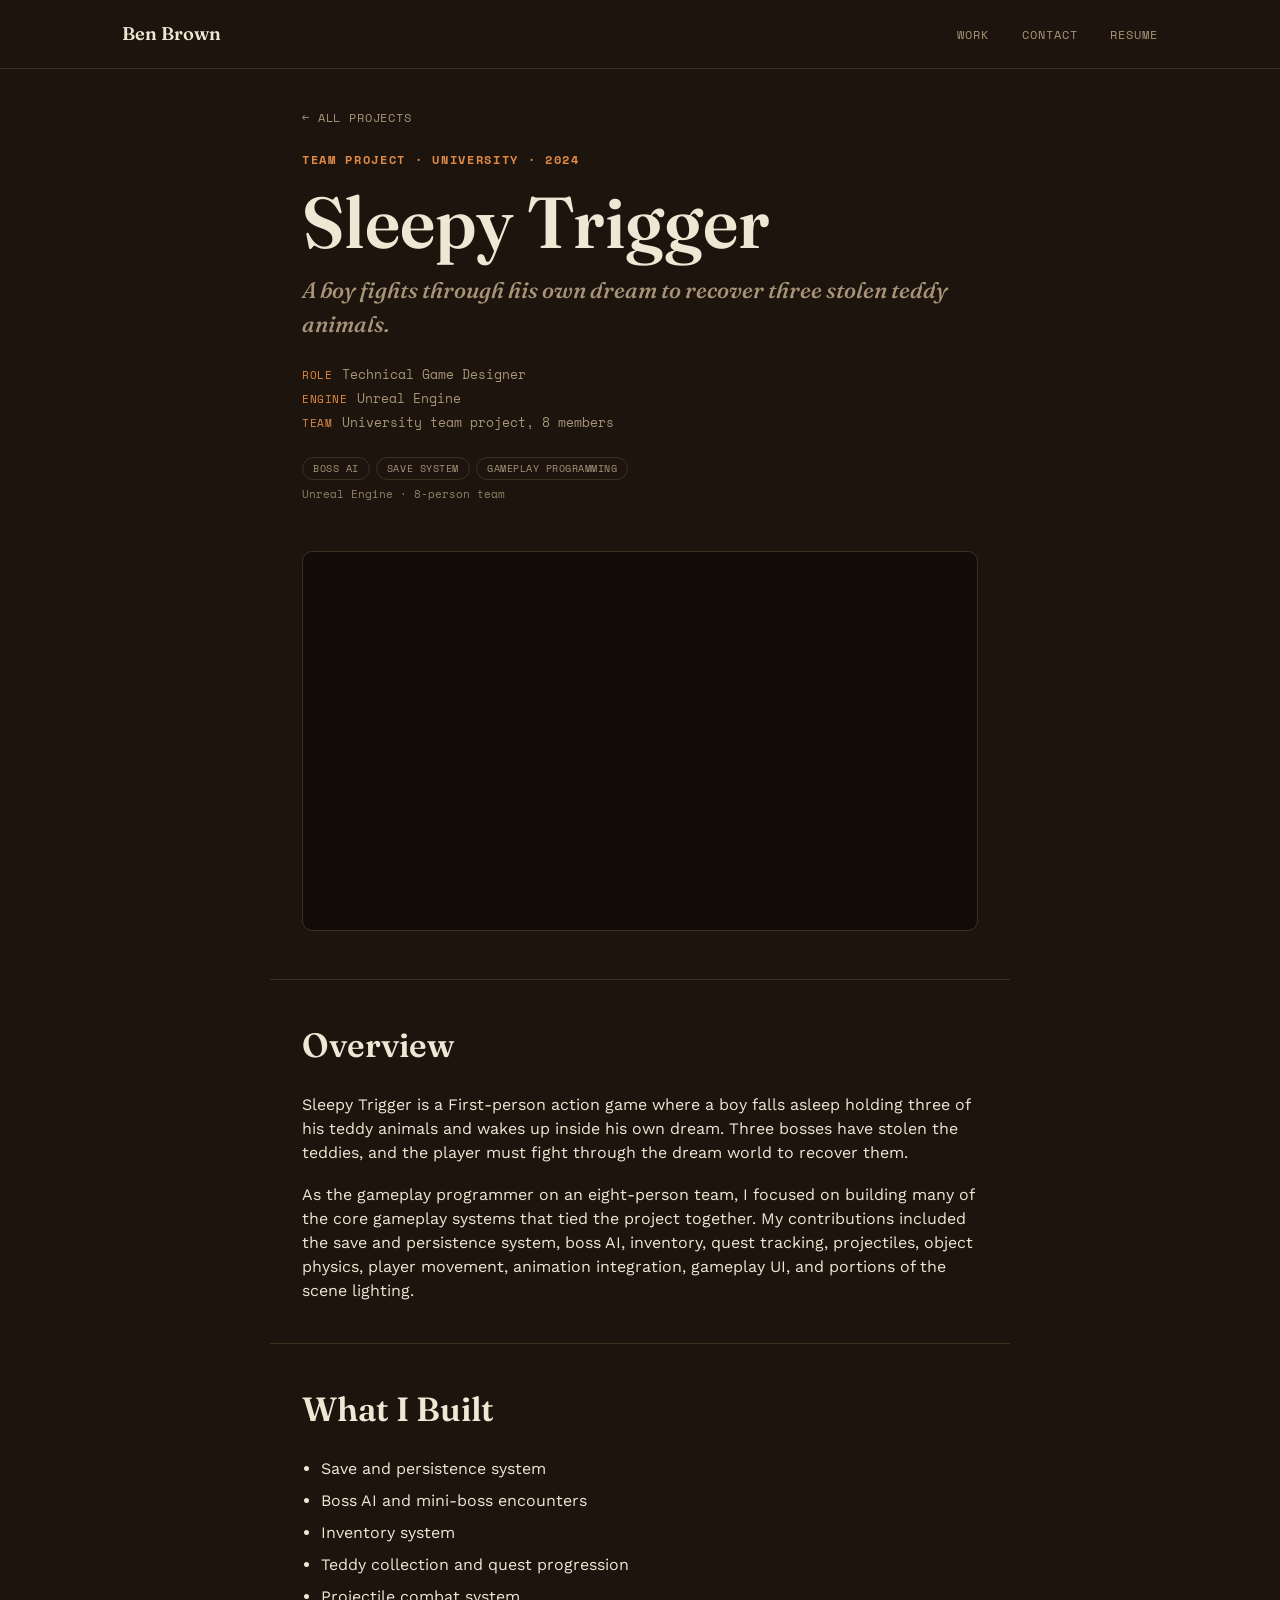
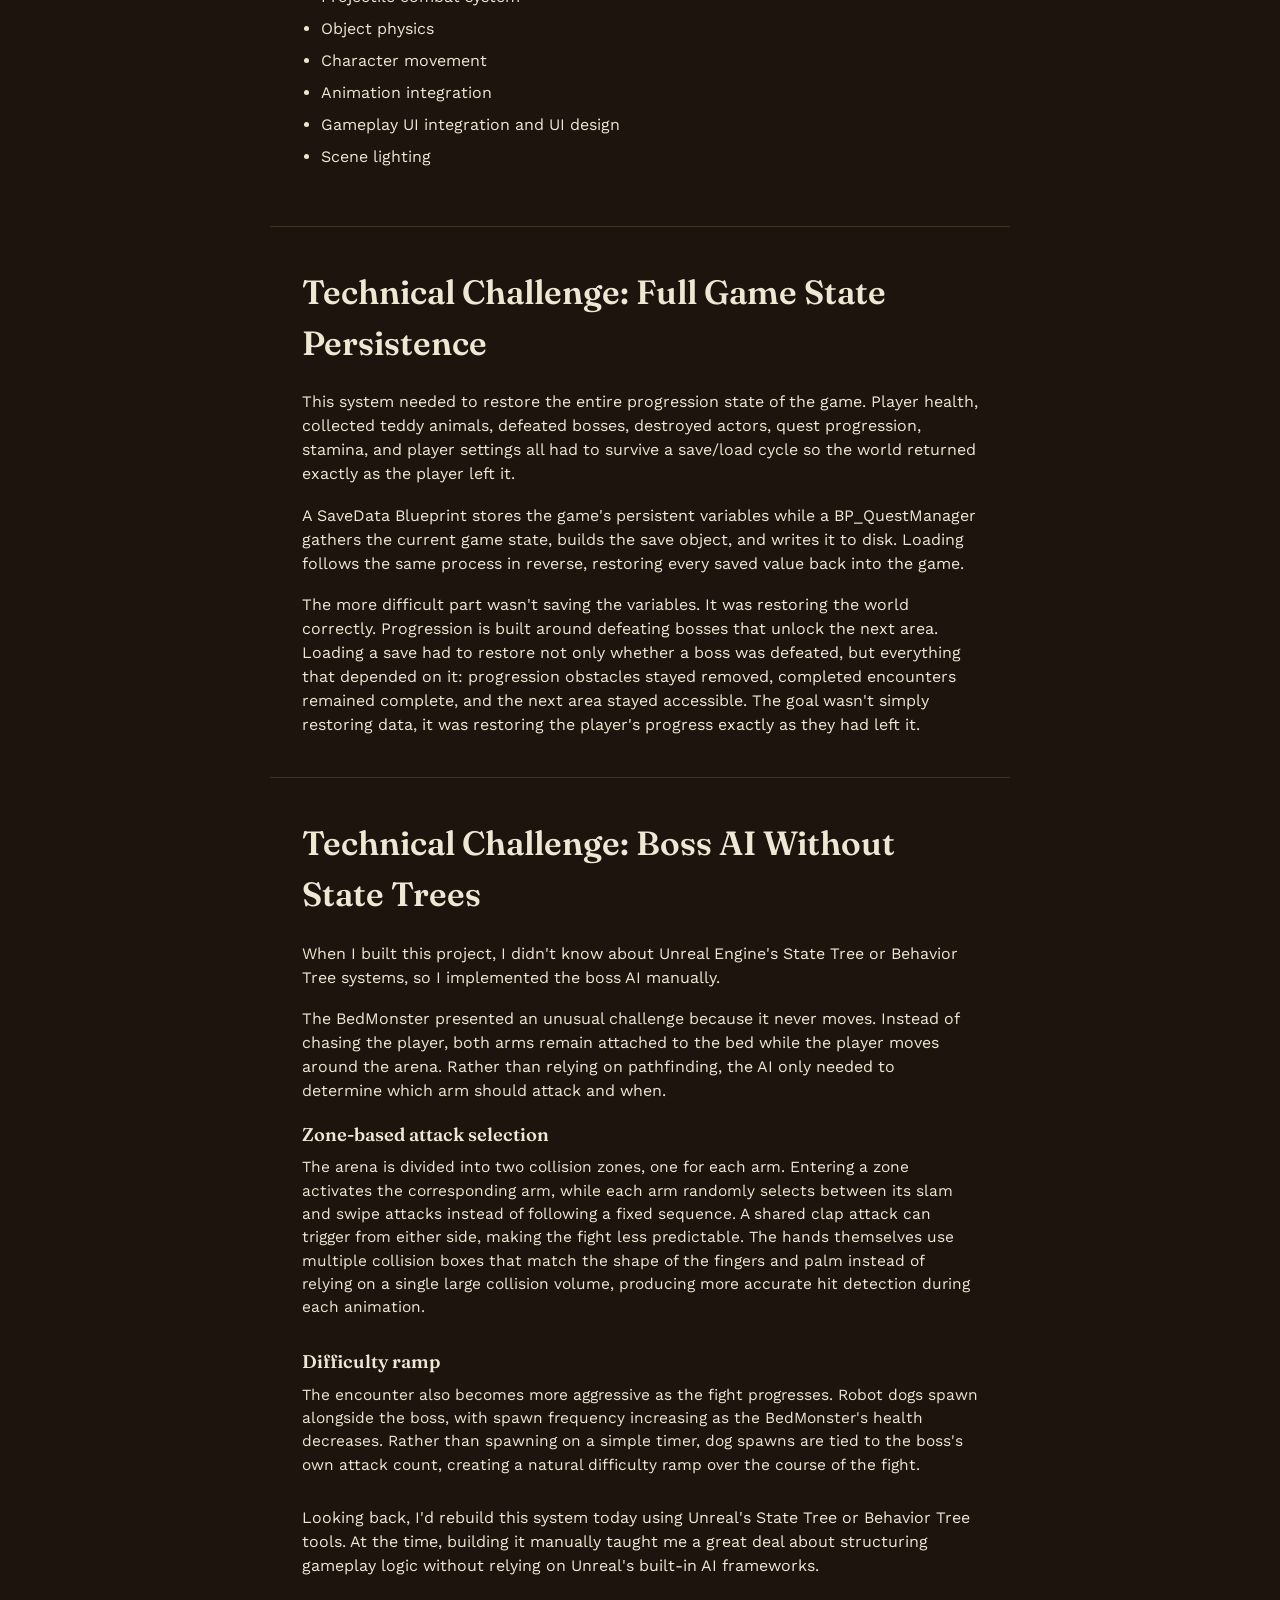
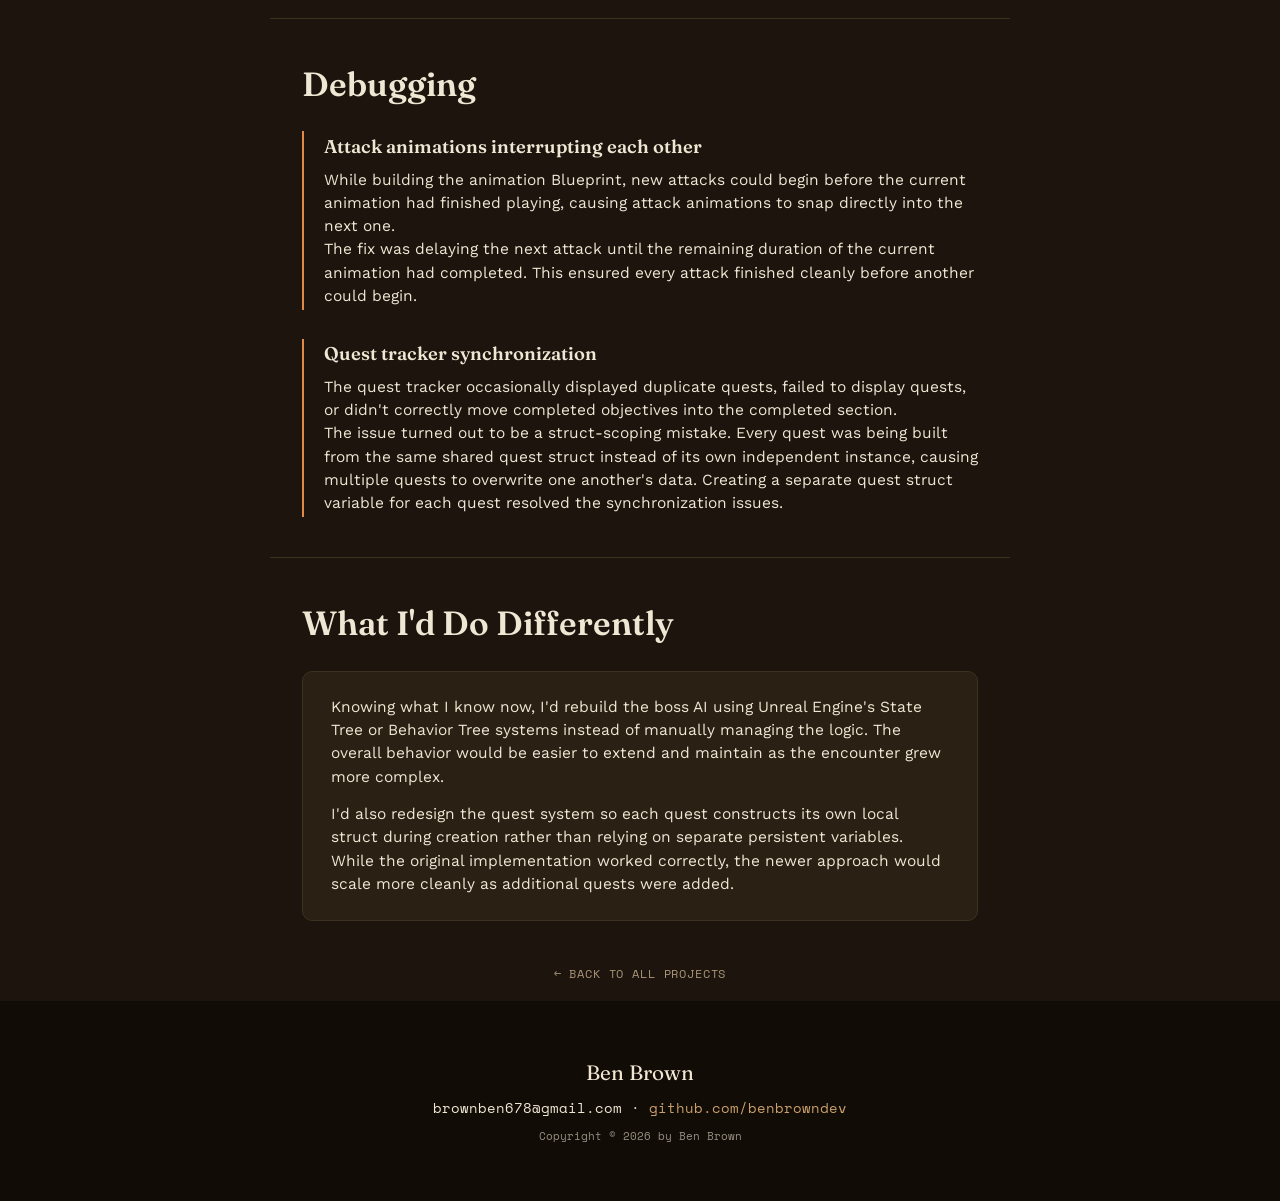
<file: horrorfirst.html>
<!DOCTYPE html>
<html lang="en">
<head>
<meta charset="UTF-8">
<meta name="viewport" content="width=device-width, initial-scale=1.0">
<title>Sleepy Trigger — Ben Brown</title>
<meta name="description" content="Sleepy Trigger: a third-person action game where a boy fights through his own dream to recover three stolen teddy animals.">
<meta name="color-scheme" content="light">

<link rel="preconnect" href="https://fonts.googleapis.com">
<link rel="preconnect" href="https://fonts.gstatic.com" crossorigin>
<link href="https://fonts.googleapis.com/css2?family=Fraunces:opsz,wght@9..144,300;9..144,500;9..144,600;9..144,900&family=Space+Mono:wght@400;700&family=Work+Sans:wght@400;500;600&display=swap" rel="stylesheet">
<link rel="stylesheet" href="styles.css">
</head>
<body>

<a class="skip-link" href="#main-content">Skip to content</a>

<header class="nav">
  <div class="nav-inner">
    <a class="nav-name" href="index.html">Ben Brown</a>
    <nav class="nav-links" aria-label="Primary">
      <a href="index.html#work">Work</a>
      <a href="#contact">Contact</a>
      <a href="resume.html">Resume</a>
    </nav>
  </div>
</header>

<main id="main-content">

  <a class="breadcrumb" href="index.html#work">← All Projects</a>

  <section class="project-header">
    <p class="eyebrow">Team Project · University · 2024</p>
    <h1 class="project-title">Sleepy Trigger</h1>
    <p class="tagline">A boy fights through his own dream to recover three stolen teddy animals.</p>

    <div class="role-meta">
      <p><span>Role</span>Technical Game Designer</p>
      <p><span>Engine</span>Unreal Engine</p>
      <p><span>Team</span>University team project, 8 members</p>
    </div>

    <ul class="tags">
      <li>Boss AI</li><li>Save System</li><li>Gameplay Programming</li>
    </ul>
    <p class="tile-engine">Unreal Engine · 8-person team</p>
  </section>

  <div class="video-frame">
    <div class="frame-inner">
      <iframe
        src="https://www.youtube.com/embed/etCt90jJJZc"
        title="Sleepy Trigger gameplay"
        allow="accelerometer; autoplay; clipboard-write; encrypted-media; gyroscope; picture-in-picture"
        allowfullscreen>
      </iframe>
    </div>
  </div>

  <hr class="section-divider">

  <section class="content-section">
    <h2>Overview</h2>
    <p>Sleepy Trigger is a First-person action game where a boy falls asleep holding three of his teddy animals and wakes up inside his own dream. Three bosses have stolen the teddies, and the player must fight through the dream world to recover them.</p>
    <p>As the gameplay programmer on an eight-person team, I focused on building many of the core gameplay systems that tied the project together. My contributions included the save and persistence system, boss AI, inventory, quest tracking, projectiles, object physics, player movement, animation integration, gameplay UI, and portions of the scene lighting.</p>
  </section>

  <hr class="section-divider">

  <section class="content-section">
    <h2>What I Built</h2>
    <ul>
      <li>Save and persistence system</li>
      <li>Boss AI and mini-boss encounters</li>
      <li>Inventory system</li>
      <li>Teddy collection and quest progression</li>
      <li>Projectile combat system</li>
      <li>Object physics</li>
      <li>Character movement</li>
      <li>Animation integration</li>
      <li>Gameplay UI integration and UI design</li>
      <li>Scene lighting</li>
    </ul>
  </section>

  <hr class="section-divider">

  <section class="content-section">
    <h2>Technical Challenge: Full Game State Persistence</h2>
    <p>This system needed to restore the entire progression state of the game. Player health, collected teddy animals, defeated bosses, destroyed actors, quest progression, stamina, and player settings all had to survive a save/load cycle so the world returned exactly as the player left it.</p>
    <p>A SaveData Blueprint stores the game's persistent variables while a BP_QuestManager gathers the current game state, builds the save object, and writes it to disk. Loading follows the same process in reverse, restoring every saved value back into the game.</p>
    <p>The more difficult part wasn't saving the variables. It was restoring the world correctly. Progression is built around defeating bosses that unlock the next area. Loading a save had to restore not only whether a boss was defeated, but everything that depended on it: progression obstacles stayed removed, completed encounters remained complete, and the next area stayed accessible. The goal wasn't simply restoring data, it was restoring the player's progress exactly as they had left it.</p>
  </section>

  <hr class="section-divider">

  <section class="content-section">
    <h2>Technical Challenge: Boss AI Without State Trees</h2>
    <p>When I built this project, I didn't know about Unreal Engine's State Tree or Behavior Tree systems, so I implemented the boss AI manually.</p>
    <p>The BedMonster presented an unusual challenge because it never moves. Instead of chasing the player, both arms remain attached to the bed while the player moves around the arena. Rather than relying on pathfinding, the AI only needed to determine which arm should attack and when.</p>

    <div class="subsection">
      <h3>Zone-based attack selection</h3>
      <p>The arena is divided into two collision zones, one for each arm. Entering a zone activates the corresponding arm, while each arm randomly selects between its slam and swipe attacks instead of following a fixed sequence. A shared clap attack can trigger from either side, making the fight less predictable. The hands themselves use multiple collision boxes that match the shape of the fingers and palm instead of relying on a single large collision volume, producing more accurate hit detection during each animation.</p>
    </div>

    <div class="subsection">
      <h3>Difficulty ramp</h3>
      <p>The encounter also becomes more aggressive as the fight progresses. Robot dogs spawn alongside the boss, with spawn frequency increasing as the BedMonster's health decreases. Rather than spawning on a simple timer, dog spawns are tied to the boss's own attack count, creating a natural difficulty ramp over the course of the fight.</p>
    </div>

    <p>Looking back, I'd rebuild this system today using Unreal's State Tree or Behavior Tree tools. At the time, building it manually taught me a great deal about structuring gameplay logic without relying on Unreal's built-in AI frameworks.</p>
  </section>

  <hr class="section-divider">

  <section class="content-section">
    <h2>Debugging</h2>

    <div class="bug-block">
      <h3>Attack animations interrupting each other</h3>
      <p>While building the animation Blueprint, new attacks could begin before the current animation had finished playing, causing attack animations to snap directly into the next one.</p>
      <p>The fix was delaying the next attack until the remaining duration of the current animation had completed. This ensured every attack finished cleanly before another could begin.</p>
    </div>

    <div class="bug-block">
      <h3>Quest tracker synchronization</h3>
      <p>The quest tracker occasionally displayed duplicate quests, failed to display quests, or didn't correctly move completed objectives into the completed section.</p>
      <p>The issue turned out to be a struct-scoping mistake. Every quest was being built from the same shared quest struct instead of its own independent instance, causing multiple quests to overwrite one another's data. Creating a separate quest struct variable for each quest resolved the synchronization issues.</p>
    </div>
  </section>

  <hr class="section-divider">

  <section class="content-section">
    <h2>What I'd Do Differently</h2>
    <div class="decision-block">
      <p>Knowing what I know now, I'd rebuild the boss AI using Unreal Engine's State Tree or Behavior Tree systems instead of manually managing the logic. The overall behavior would be easier to extend and maintain as the encounter grew more complex.</p>
      <p>I'd also redesign the quest system so each quest constructs its own local struct during creation rather than relying on separate persistent variables. While the original implementation worked correctly, the newer approach would scale more cleanly as additional quests were added.</p>
    </div>
  </section>

  <nav class="footer-nav">
    <a href="index.html#work">← Back to all projects</a>
  </nav>

</main>

<footer id="contact">
  <p class="footer-name">Ben Brown</p>
  <p class="footer-contact">brownben678@gmail.com · <a href="https://github.com/benbrowndev">github.com/benbrowndev</a></p>
  <p class="footer-meta">Copyright © 2026 by Ben Brown</p>
</footer>

</body>
</html>
</file>
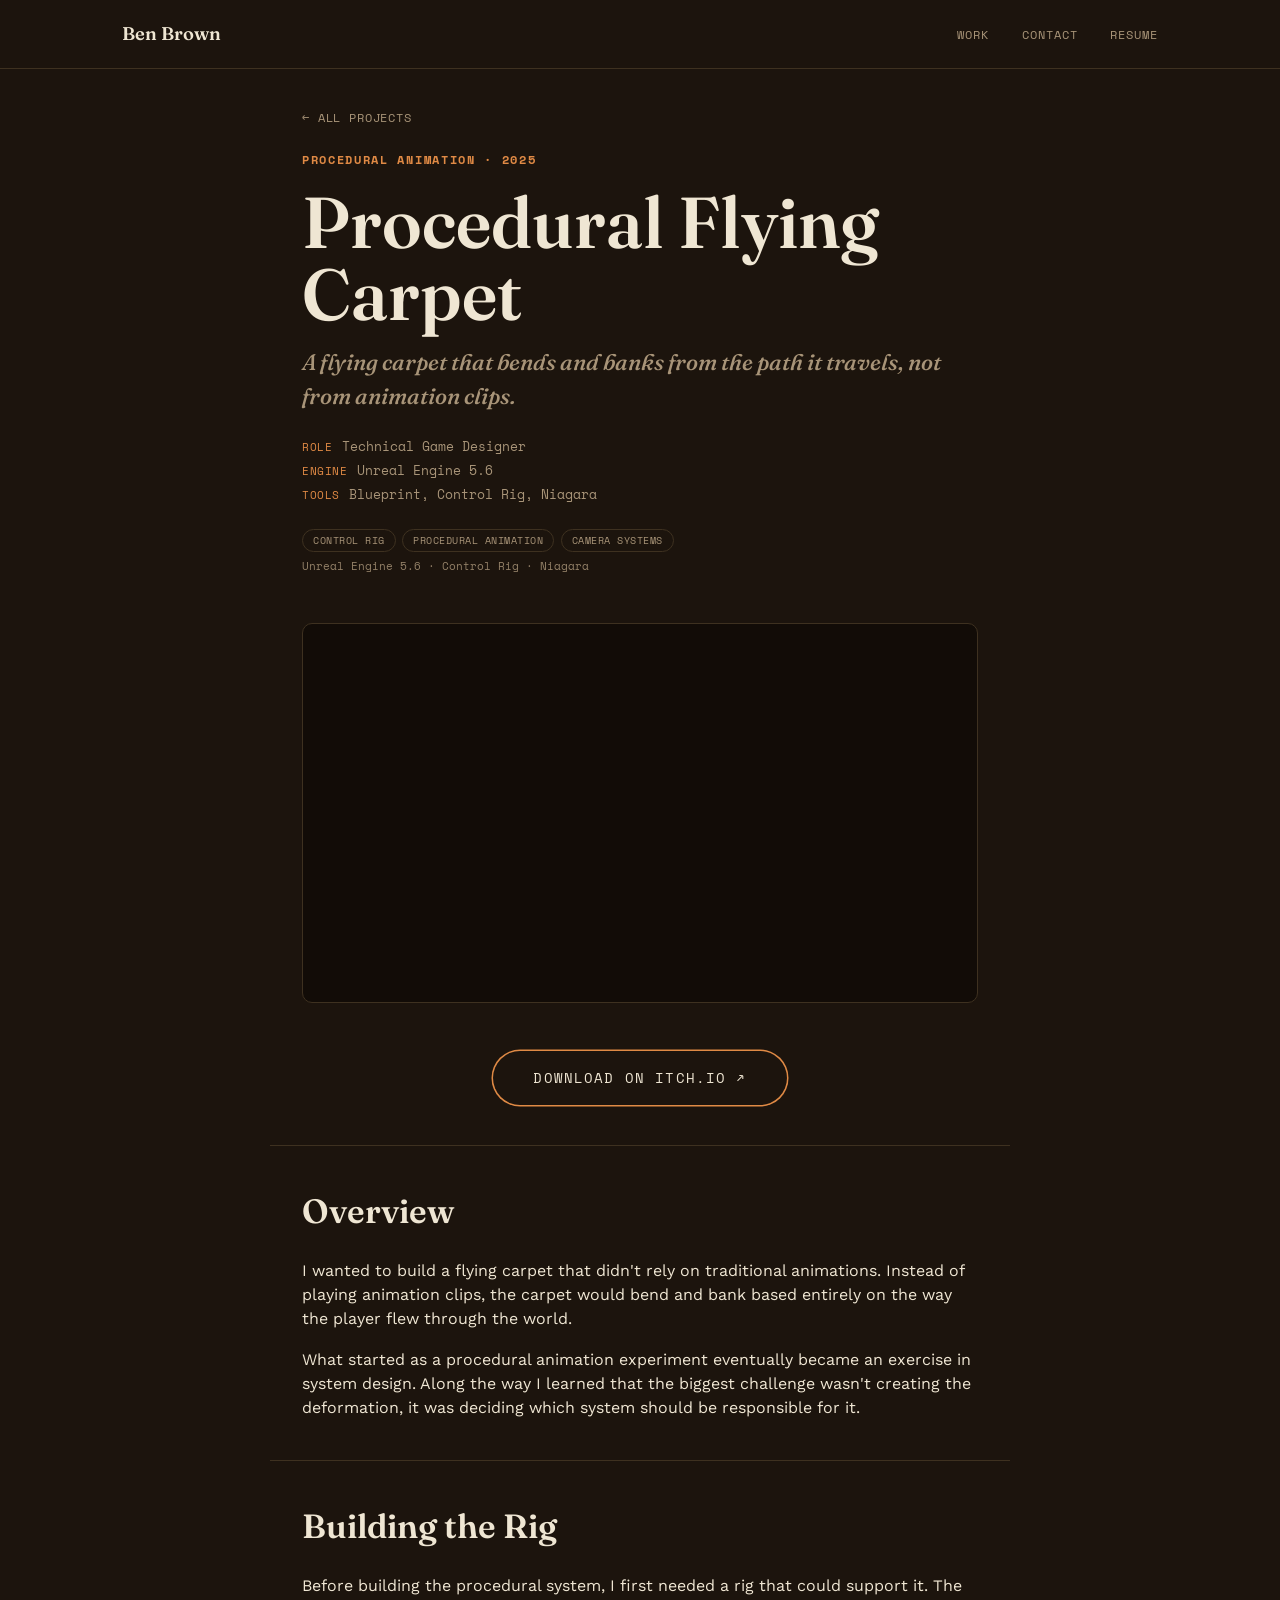
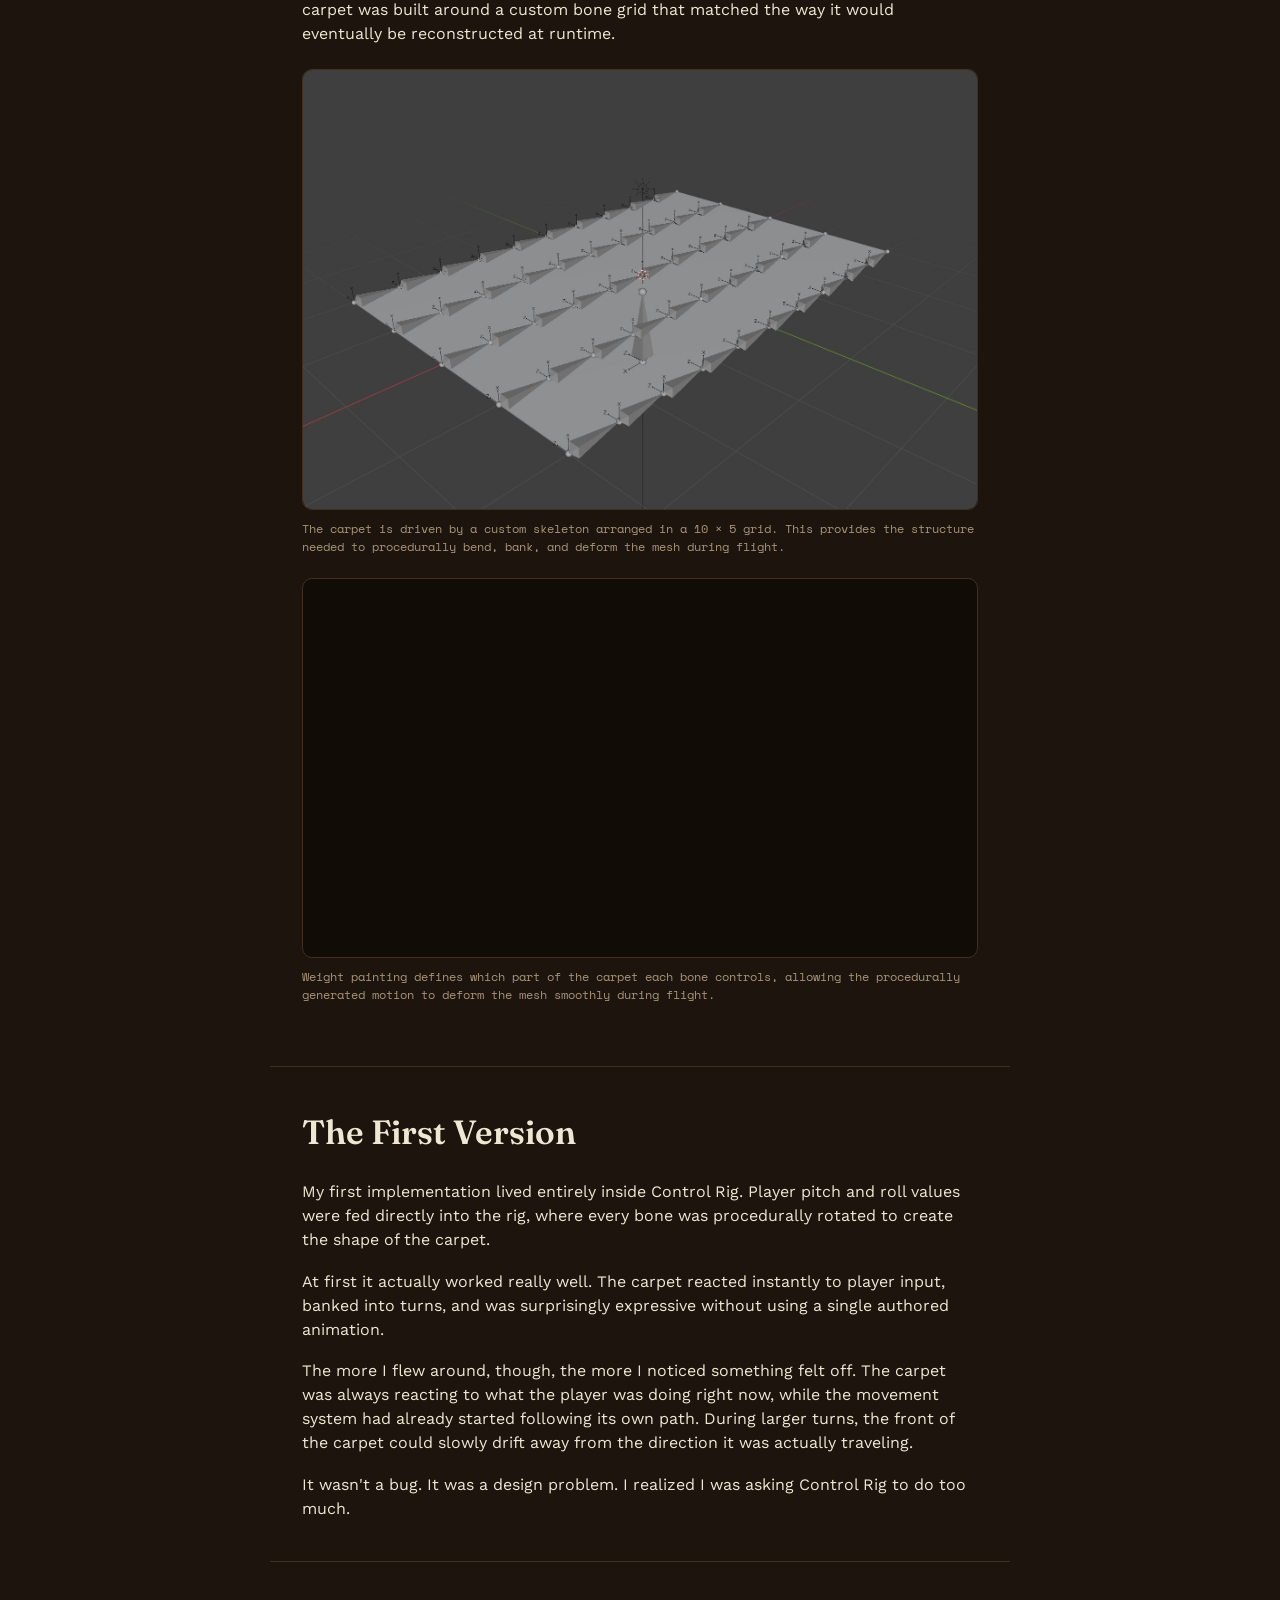
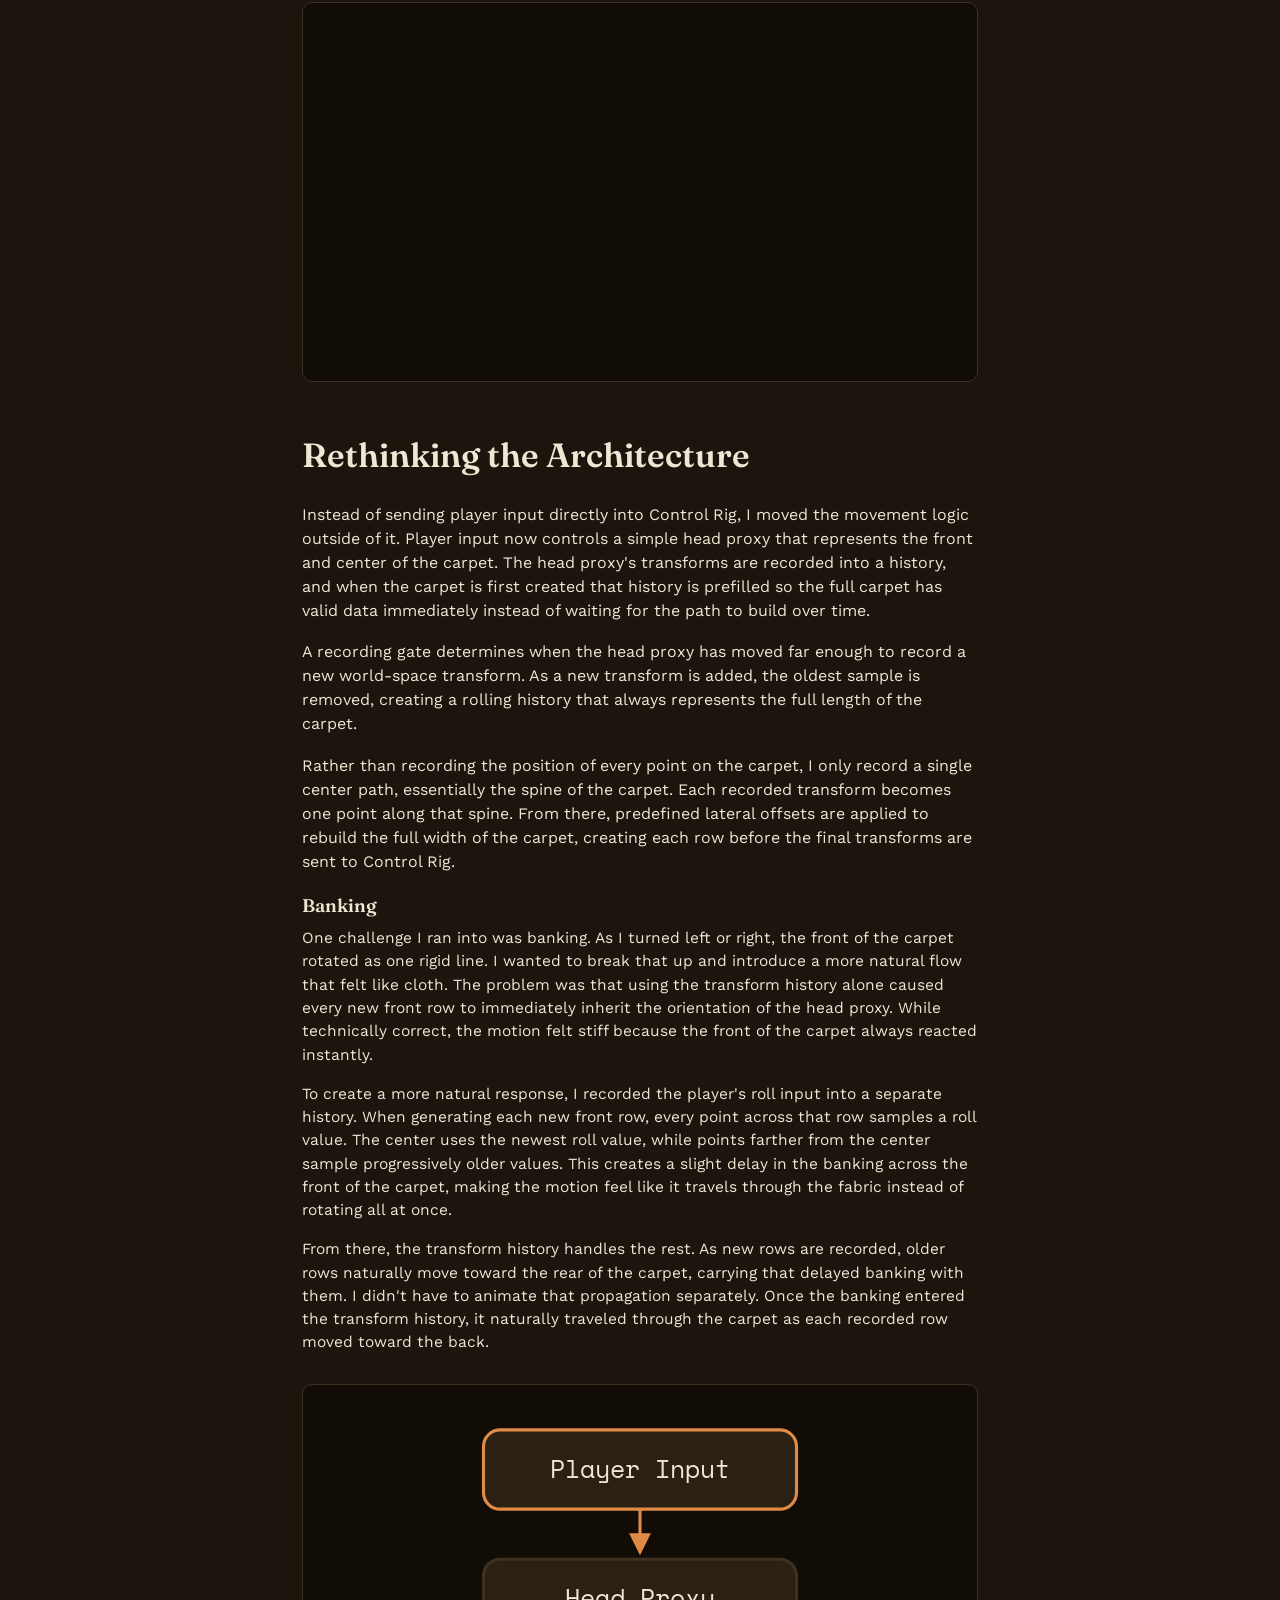
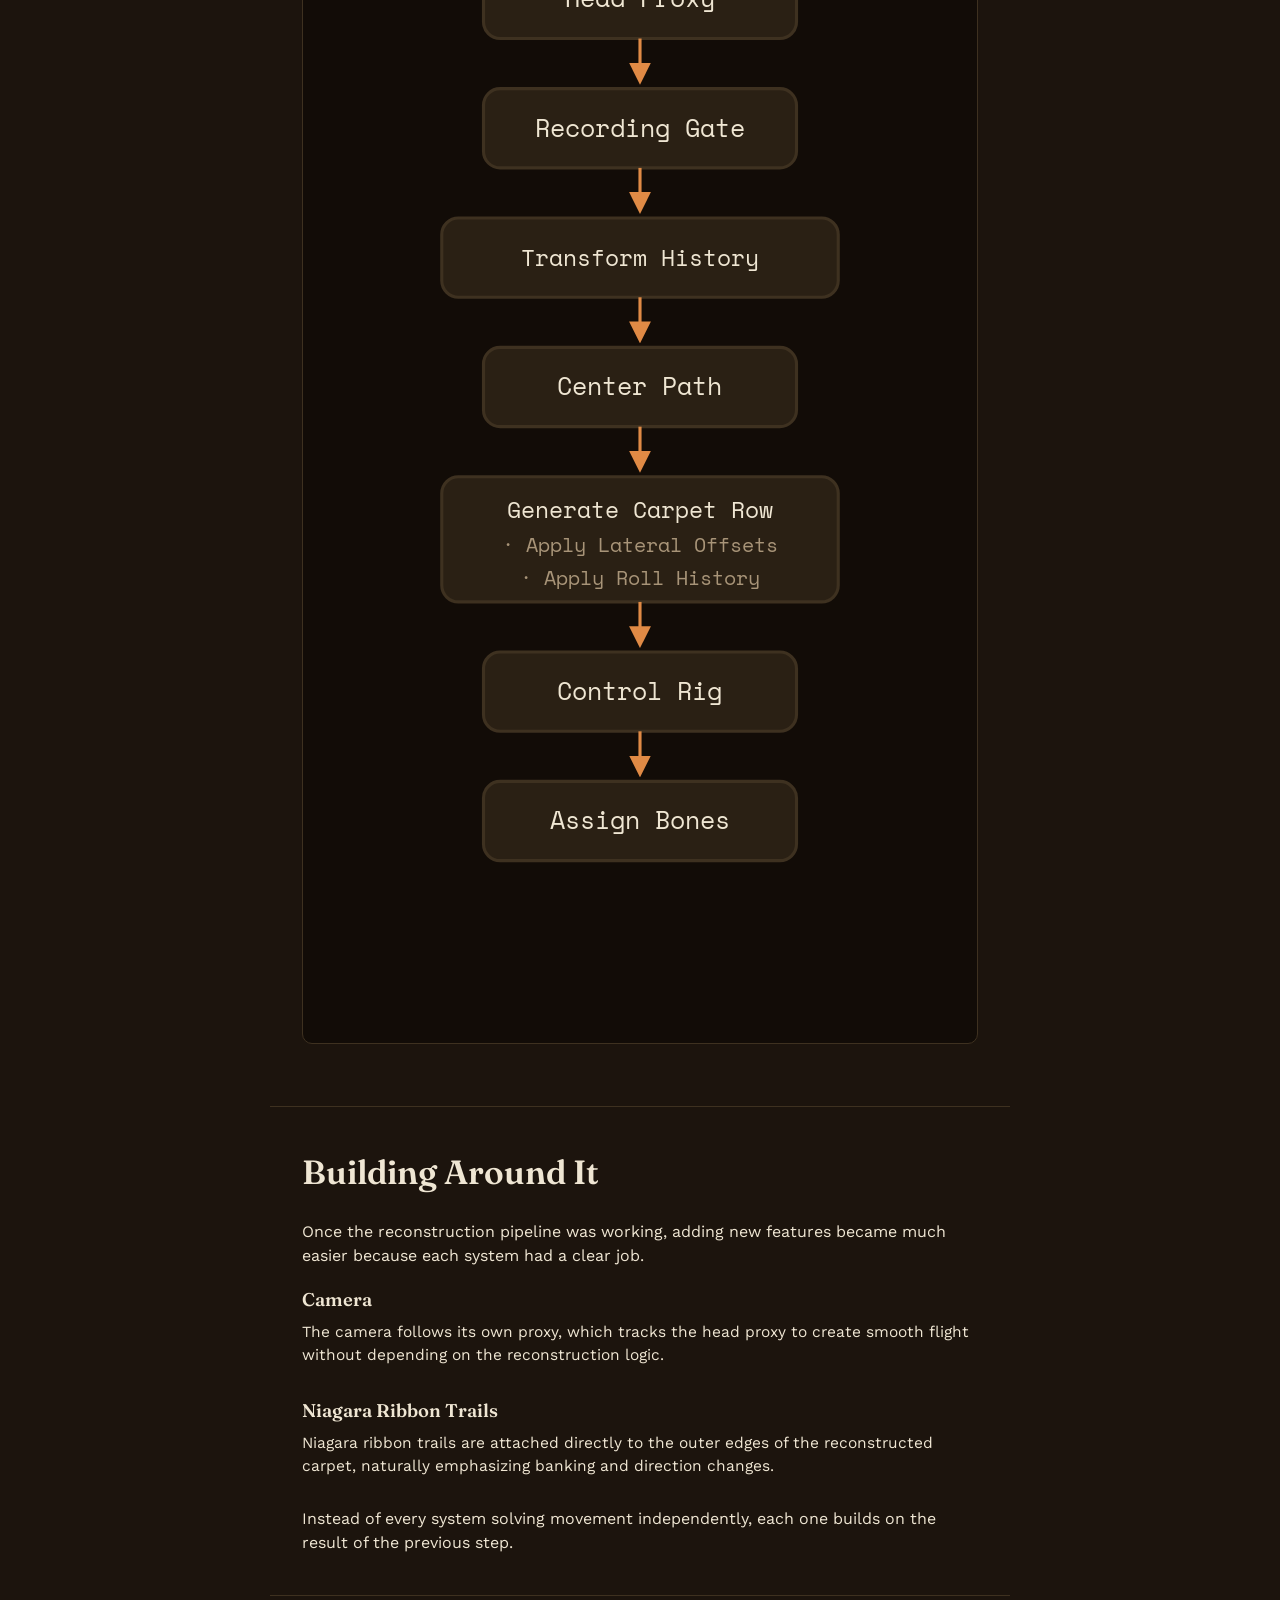
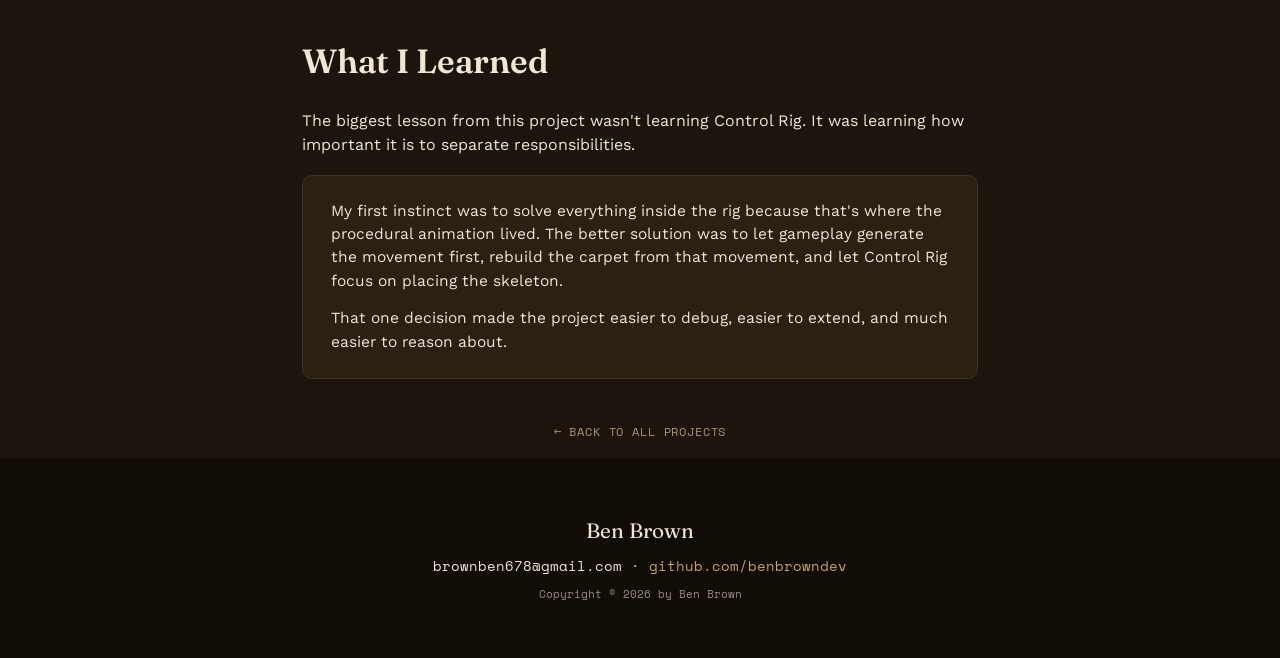
<file: magiccarpet.html>
<!DOCTYPE html>
<html lang="en">
<head>
<meta charset="UTF-8">
<meta name="viewport" content="width=device-width, initial-scale=1.0">
<title>Procedural Flying Carpet — Ben Brown</title>
<meta name="description" content="A procedural flying carpet built in Unreal Engine 5.6 using trajectory reconstruction instead of traditional animation.">
<meta name="color-scheme" content="light">

<link rel="preconnect" href="https://fonts.googleapis.com">
<link rel="preconnect" href="https://fonts.gstatic.com" crossorigin>
<link href="https://fonts.googleapis.com/css2?family=Fraunces:opsz,wght@9..144,300;9..144,500;9..144,600;9..144,900&family=Space+Mono:wght@400;700&family=Work+Sans:wght@400;500;600&display=swap" rel="stylesheet">
<link rel="stylesheet" href="styles.css">
</head>
<body>

<a class="skip-link" href="#main-content">Skip to content</a>

<header class="nav">
  <div class="nav-inner">
    <a class="nav-name" href="index.html">Ben Brown</a>
    <nav class="nav-links" aria-label="Primary">
      <a href="index.html#work">Work</a>
      <a href="#contact">Contact</a>
      <a href="resume.html">Resume</a>
    </nav>
  </div>
</header>

<main id="main-content">

  <a class="breadcrumb" href="index.html#work">← All Projects</a>

  <section class="project-header">
    <p class="eyebrow">Procedural Animation · 2025</p>
    <h1 class="project-title">Procedural Flying Carpet</h1>
    <p class="tagline">A flying carpet that bends and banks from the path it travels, not from animation clips.</p>

    <div class="role-meta">
      <p><span>Role</span>Technical Game Designer</p>
      <p><span>Engine</span>Unreal Engine 5.6</p>
      <p><span>Tools</span>Blueprint, Control Rig, Niagara</p>
    </div>

    <ul class="tags">
      <li>Control Rig</li><li>Procedural Animation</li><li>Camera Systems</li>
    </ul>
    <p class="tile-engine">Unreal Engine 5.6 · Control Rig · Niagara</p>
  </section>

  <div class="video-frame">
    <div class="frame-inner">
      <iframe
        src="https://www.youtube.com/embed/YGyu2RfV-OE"
        title="Procedural Flying Carpet gameplay"
        allow="accelerometer; autoplay; clipboard-write; encrypted-media; gyroscope; picture-in-picture"
        allowfullscreen>
      </iframe>
    </div>
  </div>

  <div style="text-align:center; margin:1.8rem 0 2.5rem;">
    <a href="https://benjaminbrown97.itch.io/procedural-magic-carpet" target="_blank" rel="noopener" style="
      display:inline-block;
      padding:1rem 2.5rem;
      font-family:'Space Mono',monospace;
      font-size:.9rem;
      text-transform:uppercase;
      letter-spacing:.08em;
      color:var(--ink);
      border:none;
      outline:none;
      box-shadow:0 0 0 1.5px var(--accent);
      border-radius:999px;
      text-decoration:none;
      transition:background .2s ease, color .2s ease;
    " onmouseover="this.style.background='var(--accent)';this.style.color='var(--bg-deep)'" onmouseout="this.style.background='';this.style.color='var(--ink)'">Download on itch.io ↗</a>
  </div>

  <hr class="section-divider">

  <section class="content-section">
    <h2>Overview</h2>
    <p>I wanted to build a flying carpet that didn't rely on traditional animations. Instead of playing animation clips, the carpet would bend and bank based entirely on the way the player flew through the world.</p>
    <p>What started as a procedural animation experiment eventually became an exercise in system design. Along the way I learned that the biggest challenge wasn't creating the deformation, it was deciding which system should be responsible for it.</p>
  </section>

  <hr class="section-divider">

  <section class="content-section">
    <h2>Building the Rig</h2>
    <p>Before building the procedural system, I first needed a rig that could support it. The carpet was built around a custom bone grid that matched the way it would eventually be reconstructed at runtime.</p>

    <figure class="content-figure">
      <img src="magiccarpet-rig.jpg" alt="Blender viewport showing the carpet's custom skeleton arranged in a 10 by 5 bone grid" loading="lazy">
      <figcaption>The carpet is driven by a custom skeleton arranged in a 10 × 5 grid. This provides the structure needed to procedurally bend, bank, and deform the mesh during flight.</figcaption>
    </figure>

    <figure class="content-figure">
      <div class="frame-inner" style="aspect-ratio:16/9; background:var(--bg-deep); border:1px solid var(--line); border-radius:10px; overflow:hidden; padding:0;">
        <iframe
          src="https://www.youtube.com/embed/Y0sKtaUzZbM"
          title="Procedural Flying Carpet weight painting"
          allow="accelerometer; autoplay; clipboard-write; encrypted-media; gyroscope; picture-in-picture"
          allowfullscreen
          style="width:100%; height:100%; border:none;">
        </iframe>
      </div>
      <figcaption>Weight painting defines which part of the carpet each bone controls, allowing the procedurally generated motion to deform the mesh smoothly during flight.</figcaption>
    </figure>
  </section>

  <hr class="section-divider">

  <section class="content-section">
    <h2>The First Version</h2>
    <p>My first implementation lived entirely inside Control Rig. Player pitch and roll values were fed directly into the rig, where every bone was procedurally rotated to create the shape of the carpet.</p>
    <p>At first it actually worked really well. The carpet reacted instantly to player input, banked into turns, and was surprisingly expressive without using a single authored animation.</p>
    <p>The more I flew around, though, the more I noticed something felt off. The carpet was always reacting to what the player was doing right now, while the movement system had already started following its own path. During larger turns, the front of the carpet could slowly drift away from the direction it was actually traveling.</p>
    <p>It wasn't a bug. It was a design problem. I realized I was asking Control Rig to do too much.</p>
  </section>

  <hr class="section-divider">

  <section class="content-section">
    <div class="video-frame" style="padding:0;">
      <div class="frame-inner">
        <iframe
          src="https://www.youtube.com/embed/fwGhFwqggCc"
          title="Procedural Flying Carpet — rethinking the architecture"
          allow="accelerometer; autoplay; clipboard-write; encrypted-media; gyroscope; picture-in-picture"
          allowfullscreen>
        </iframe>
      </div>
    </div>
    <h2>Rethinking the Architecture</h2>
    <p>Instead of sending player input directly into Control Rig, I moved the movement logic outside of it. Player input now controls a simple head proxy that represents the front and center of the carpet. The head proxy's transforms are recorded into a history, and when the carpet is first created that history is prefilled so the full carpet has valid data immediately instead of waiting for the path to build over time.</p>
    <p>A recording gate determines when the head proxy has moved far enough to record a new world-space transform. As a new transform is added, the oldest sample is removed, creating a rolling history that always represents the full length of the carpet.</p>
    <p>Rather than recording the position of every point on the carpet, I only record a single center path, essentially the spine of the carpet. Each recorded transform becomes one point along that spine. From there, predefined lateral offsets are applied to rebuild the full width of the carpet, creating each row before the final transforms are sent to Control Rig.</p>

    <div class="subsection">
      <h3>Banking</h3>
      <p>One challenge I ran into was banking. As I turned left or right, the front of the carpet rotated as one rigid line. I wanted to break that up and introduce a more natural flow that felt like cloth. The problem was that using the transform history alone caused every new front row to immediately inherit the orientation of the head proxy. While technically correct, the motion felt stiff because the front of the carpet always reacted instantly.</p>
      <p>To create a more natural response, I recorded the player's roll input into a separate history. When generating each new front row, every point across that row samples a roll value. The center uses the newest roll value, while points farther from the center sample progressively older values. This creates a slight delay in the banking across the front of the carpet, making the motion feel like it travels through the fabric instead of rotating all at once.</p>
      <p>From there, the transform history handles the rest. As new rows are recorded, older rows naturally move toward the rear of the carpet, carrying that delayed banking with them. I didn't have to animate that propagation separately. Once the banking entered the transform history, it naturally traveled through the carpet as each recorded row moved toward the back.</p>
    </div>

    <div class="diagram-frame">
      <svg viewBox="0 0 300 580" xmlns="http://www.w3.org/2000/svg" role="img" aria-label="Diagram showing the pipeline from Player Input through Head Proxy, Recording Gate, Transform History, Center Path, Generate Carpet Row, Control Rig, and Assign Bones">
        <defs>
          <marker id="arrow" viewBox="0 0 10 10" refX="8" refY="5" markerWidth="7" markerHeight="7" orient="auto-start-reverse">
            <path d="M0,0 L10,5 L0,10 Z" fill="#E08A45"/>
          </marker>
        </defs>

        <rect x="75" y="10" width="150" height="38" rx="8" fill="#2A2014" stroke="#E08A45" stroke-width="1.5"/>
        <text x="150" y="33" text-anchor="middle" font-family="'Space Mono',monospace" font-size="12" fill="#EFE6D3">Player Input</text>

        <line x1="150" y1="48" x2="150" y2="68" stroke="#E08A45" stroke-width="1.5" marker-end="url(#arrow)"/>

        <rect x="75" y="72" width="150" height="38" rx="8" fill="#2A2014" stroke="#3E3120" stroke-width="1.5"/>
        <text x="150" y="95" text-anchor="middle" font-family="'Space Mono',monospace" font-size="12" fill="#EFE6D3">Head Proxy</text>

        <line x1="150" y1="110" x2="150" y2="130" stroke="#E08A45" stroke-width="1.5" marker-end="url(#arrow)"/>

        <rect x="75" y="134" width="150" height="38" rx="8" fill="#2A2014" stroke="#3E3120" stroke-width="1.5"/>
        <text x="150" y="157" text-anchor="middle" font-family="'Space Mono',monospace" font-size="12" fill="#EFE6D3">Recording Gate</text>

        <line x1="150" y1="172" x2="150" y2="192" stroke="#E08A45" stroke-width="1.5" marker-end="url(#arrow)"/>

        <rect x="55" y="196" width="190" height="38" rx="8" fill="#2A2014" stroke="#3E3120" stroke-width="1.5"/>
        <text x="150" y="219" text-anchor="middle" font-family="'Space Mono',monospace" font-size="11" fill="#EFE6D3">Transform History</text>

        <line x1="150" y1="234" x2="150" y2="254" stroke="#E08A45" stroke-width="1.5" marker-end="url(#arrow)"/>

        <rect x="75" y="258" width="150" height="38" rx="8" fill="#2A2014" stroke="#3E3120" stroke-width="1.5"/>
        <text x="150" y="281" text-anchor="middle" font-family="'Space Mono',monospace" font-size="12" fill="#EFE6D3">Center Path</text>

        <line x1="150" y1="296" x2="150" y2="316" stroke="#E08A45" stroke-width="1.5" marker-end="url(#arrow)"/>

        <rect x="55" y="320" width="190" height="60" rx="8" fill="#2A2014" stroke="#3E3120" stroke-width="1.5"/>
        <text x="150" y="340" text-anchor="middle" font-family="'Space Mono',monospace" font-size="11" fill="#EFE6D3">Generate Carpet Row</text>
        <text x="150" y="356" text-anchor="middle" font-family="'Space Mono',monospace" font-size="9.5" fill="#A89478">· Apply Lateral Offsets</text>
        <text x="150" y="372" text-anchor="middle" font-family="'Space Mono',monospace" font-size="9.5" fill="#A89478">· Apply Roll History</text>

        <line x1="150" y1="380" x2="150" y2="400" stroke="#E08A45" stroke-width="1.5" marker-end="url(#arrow)"/>

        <rect x="75" y="404" width="150" height="38" rx="8" fill="#2A2014" stroke="#3E3120" stroke-width="1.5"/>
        <text x="150" y="427" text-anchor="middle" font-family="'Space Mono',monospace" font-size="12" fill="#EFE6D3">Control Rig</text>

        <line x1="150" y1="442" x2="150" y2="462" stroke="#E08A45" stroke-width="1.5" marker-end="url(#arrow)"/>

        <rect x="75" y="466" width="150" height="38" rx="8" fill="#2A2014" stroke="#3E3120" stroke-width="1.5"/>
        <text x="150" y="489" text-anchor="middle" font-family="'Space Mono',monospace" font-size="12" fill="#EFE6D3">Assign Bones</text>
      </svg>
    </div>
  </section>

  <hr class="section-divider">

  <section class="content-section">
    <h2>Building Around It</h2>
    <p>Once the reconstruction pipeline was working, adding new features became much easier because each system had a clear job.</p>

    <div class="subsection">
      <h3>Camera</h3>
      <p>The camera follows its own proxy, which tracks the head proxy to create smooth flight without depending on the reconstruction logic.</p>
    </div>

    <div class="subsection">
      <h3>Niagara Ribbon Trails</h3>
      <p>Niagara ribbon trails are attached directly to the outer edges of the reconstructed carpet, naturally emphasizing banking and direction changes.</p>
    </div>

    <p>Instead of every system solving movement independently, each one builds on the result of the previous step.</p>
  </section>

  <hr class="section-divider">

  <section class="content-section">
    <h2>What I Learned</h2>
    <p>The biggest lesson from this project wasn't learning Control Rig. It was learning how important it is to separate responsibilities.</p>
    <div class="decision-block">
      <p>My first instinct was to solve everything inside the rig because that's where the procedural animation lived. The better solution was to let gameplay generate the movement first, rebuild the carpet from that movement, and let Control Rig focus on placing the skeleton.</p>
      <p>That one decision made the project easier to debug, easier to extend, and much easier to reason about.</p>
    </div>
  </section>

  <nav class="footer-nav">
    <a href="index.html#work">← Back to all projects</a>
  </nav>

</main>

<footer id="contact">
  <p class="footer-name">Ben Brown</p>
  <p class="footer-contact">brownben678@gmail.com · <a href="https://github.com/benbrowndev">github.com/benbrowndev</a></p>
  <p class="footer-meta">Copyright © 2026 by Ben Brown</p>
</footer>

</body>
</html>
</file>
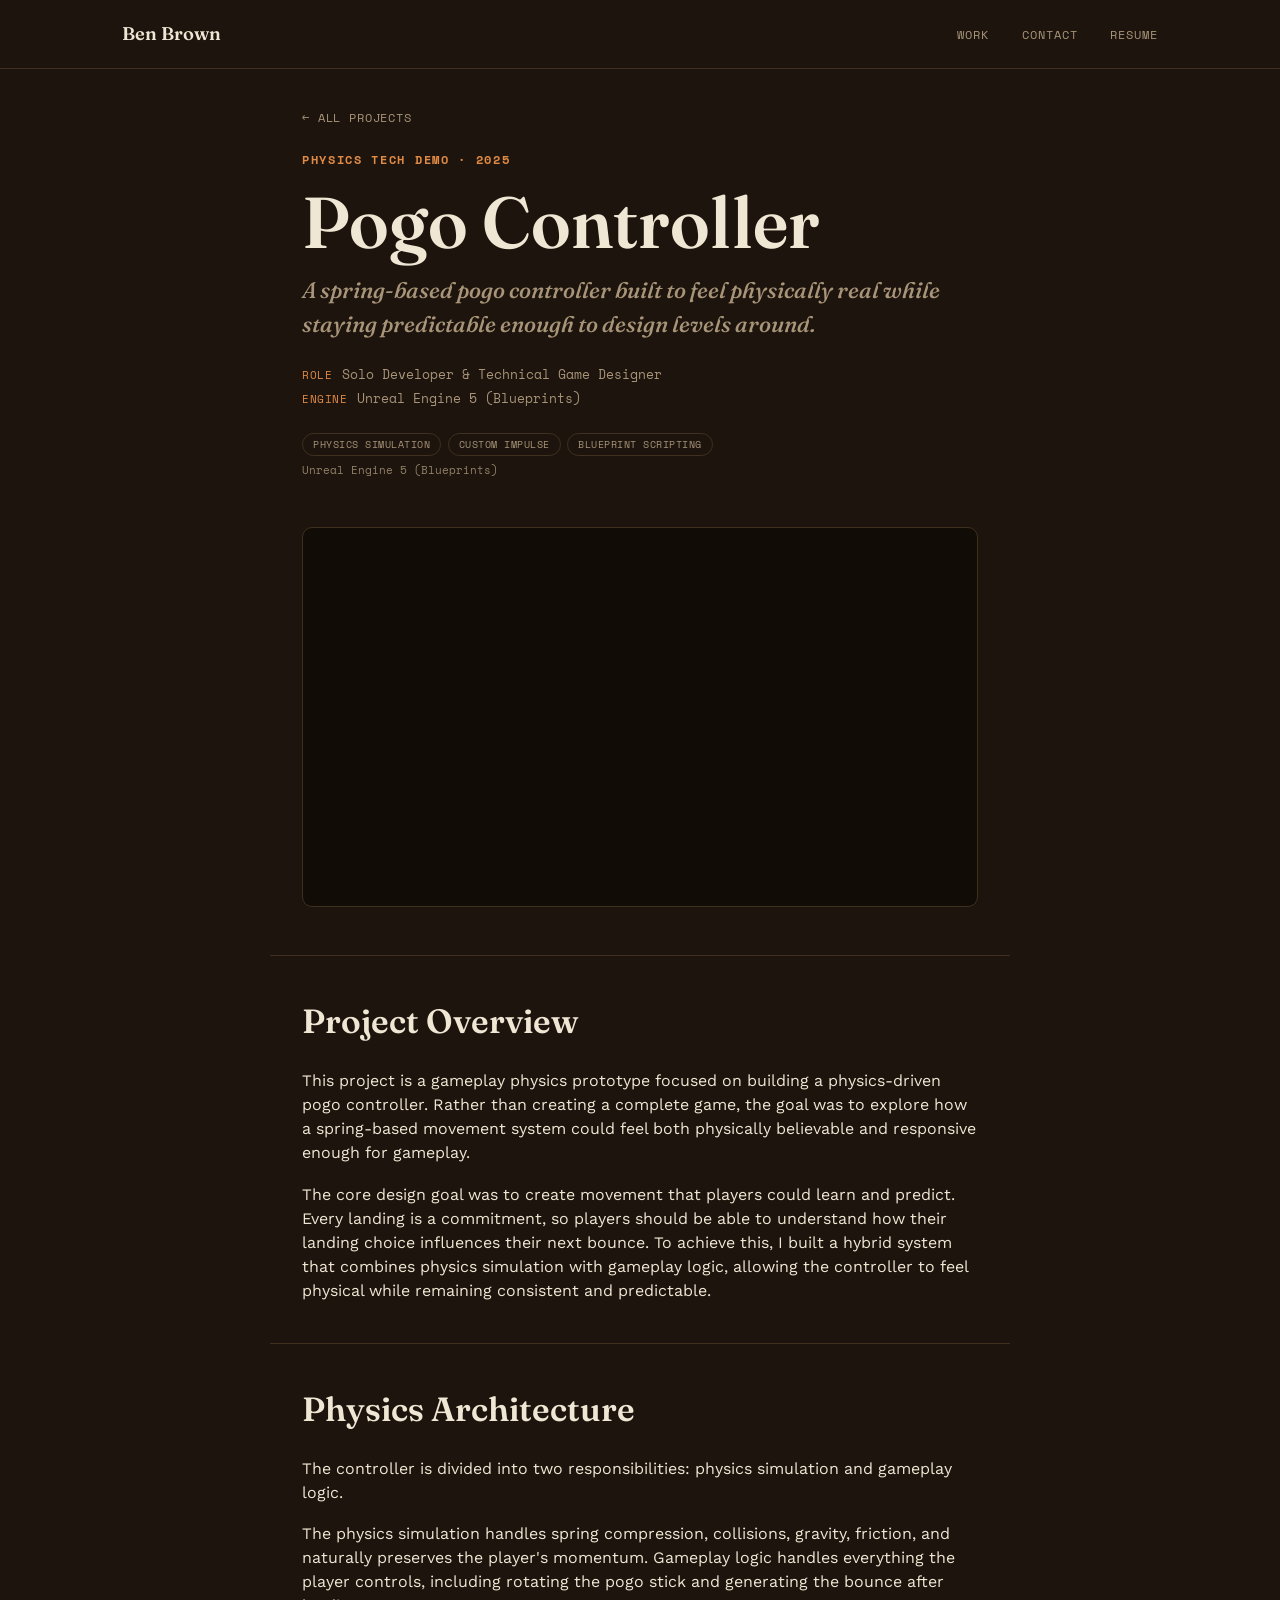
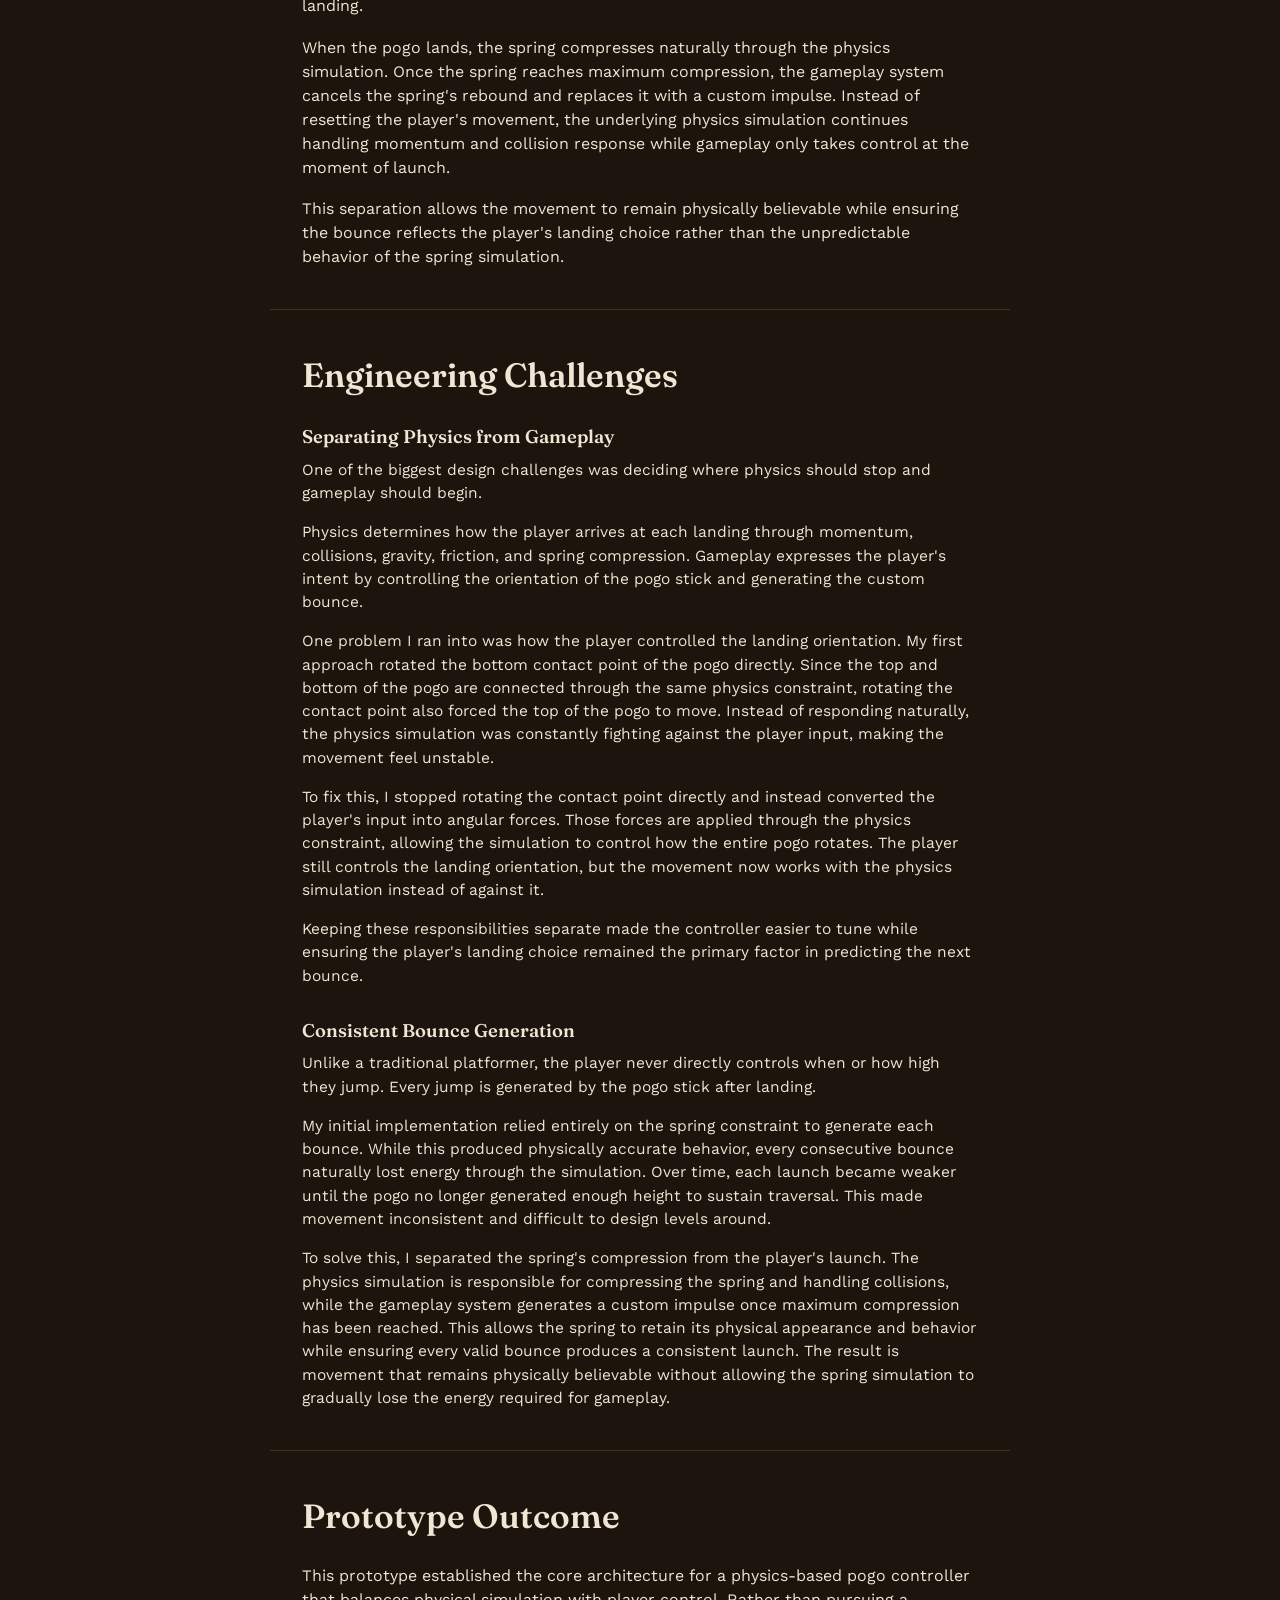
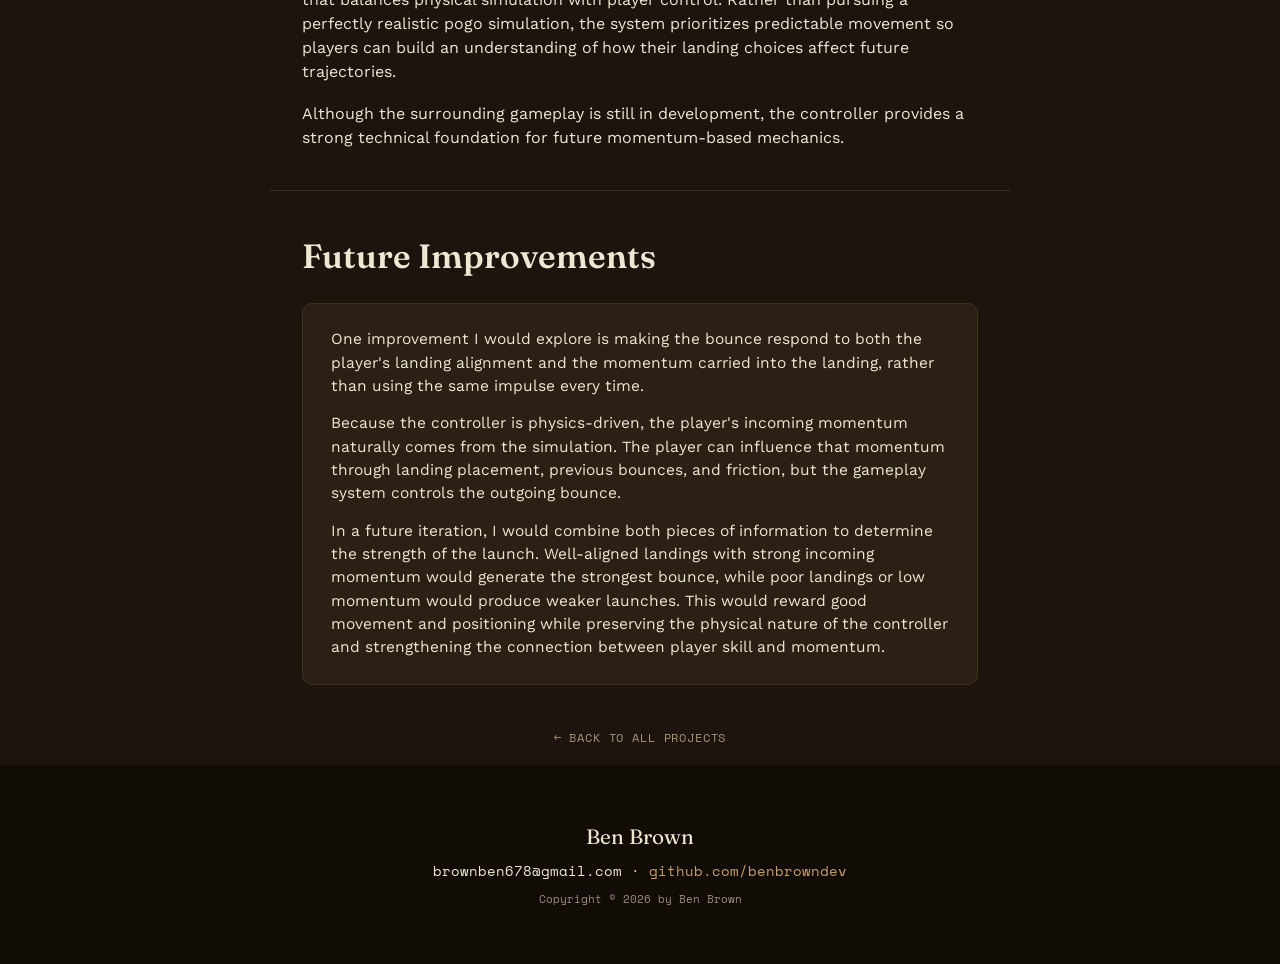
<file: pogostick.html>
<!DOCTYPE html>
<html lang="en">
<head>
<meta charset="UTF-8">
<meta name="viewport" content="width=device-width, initial-scale=1.0">
<title>Pogo Controller — Ben Brown</title>
<meta name="description" content="A physics-driven pogo controller built in Unreal Engine 5, balancing physical simulation with consistent, predictable player control.">
<meta name="color-scheme" content="light">

<link rel="preconnect" href="https://fonts.googleapis.com">
<link rel="preconnect" href="https://fonts.gstatic.com" crossorigin>
<link href="https://fonts.googleapis.com/css2?family=Fraunces:opsz,wght@9..144,300;9..144,500;9..144,600;9..144,900&family=Space+Mono:wght@400;700&family=Work+Sans:wght@400;500;600&display=swap" rel="stylesheet">
<link rel="stylesheet" href="styles.css">
</head>
<body>

<a class="skip-link" href="#main-content">Skip to content</a>

<header class="nav">
  <div class="nav-inner">
    <a class="nav-name" href="index.html">Ben Brown</a>
    <nav class="nav-links" aria-label="Primary">
      <a href="index.html#work">Work</a>
      <a href="#contact">Contact</a>
      <a href="resume.html">Resume</a>
    </nav>
  </div>
</header>

<main id="main-content">

  <a class="breadcrumb" href="index.html#work">← All Projects</a>

  <section class="project-header">
    <p class="eyebrow">Physics Tech Demo · 2025</p>
    <h1 class="project-title">Pogo Controller</h1>
    <p class="tagline">A spring-based pogo controller built to feel physically real while staying predictable enough to design levels around.</p>

    <div class="role-meta">
      <p><span>Role</span>Solo Developer &amp; Technical Game Designer</p>
      <p><span>Engine</span>Unreal Engine 5 (Blueprints)</p>
    </div>

    <ul class="tags">
      <li>Physics Simulation</li><li>Custom Impulse</li><li>Blueprint Scripting</li>
    </ul>
    <p class="tile-engine">Unreal Engine 5 (Blueprints)</p>
  </section>

  <div class="video-frame">
    <div class="frame-inner">
      <iframe
        src="https://www.youtube.com/embed/2voNpPwcDoE"
        title="Physics-Based Pogo Controller Prototype"
        allow="accelerometer; autoplay; clipboard-write; encrypted-media; gyroscope; picture-in-picture"
        allowfullscreen>
      </iframe>
    </div>
  </div>

  <hr class="section-divider">

  <section class="content-section">
    <h2>Project Overview</h2>
    <p>This project is a gameplay physics prototype focused on building a physics-driven pogo controller. Rather than creating a complete game, the goal was to explore how a spring-based movement system could feel both physically believable and responsive enough for gameplay.</p>
    <p>The core design goal was to create movement that players could learn and predict. Every landing is a commitment, so players should be able to understand how their landing choice influences their next bounce. To achieve this, I built a hybrid system that combines physics simulation with gameplay logic, allowing the controller to feel physical while remaining consistent and predictable.</p>
  </section>

  <hr class="section-divider">

  <section class="content-section">
    <h2>Physics Architecture</h2>
    <p>The controller is divided into two responsibilities: physics simulation and gameplay logic.</p>
    <p>The physics simulation handles spring compression, collisions, gravity, friction, and naturally preserves the player's momentum. Gameplay logic handles everything the player controls, including rotating the pogo stick and generating the bounce after landing.</p>
    <p>When the pogo lands, the spring compresses naturally through the physics simulation. Once the spring reaches maximum compression, the gameplay system cancels the spring's rebound and replaces it with a custom impulse. Instead of resetting the player's movement, the underlying physics simulation continues handling momentum and collision response while gameplay only takes control at the moment of launch.</p>
    <p>This separation allows the movement to remain physically believable while ensuring the bounce reflects the player's landing choice rather than the unpredictable behavior of the spring simulation.</p>
  </section>

  <hr class="section-divider">

  <section class="content-section">
    <h2>Engineering Challenges</h2>

    <div class="subsection">
      <h3>Separating Physics from Gameplay</h3>
      <p>One of the biggest design challenges was deciding where physics should stop and gameplay should begin.</p>
      <p>Physics determines how the player arrives at each landing through momentum, collisions, gravity, friction, and spring compression. Gameplay expresses the player's intent by controlling the orientation of the pogo stick and generating the custom bounce.</p>
      <p>One problem I ran into was how the player controlled the landing orientation. My first approach rotated the bottom contact point of the pogo directly. Since the top and bottom of the pogo are connected through the same physics constraint, rotating the contact point also forced the top of the pogo to move. Instead of responding naturally, the physics simulation was constantly fighting against the player input, making the movement feel unstable.</p>
      <p>To fix this, I stopped rotating the contact point directly and instead converted the player's input into angular forces. Those forces are applied through the physics constraint, allowing the simulation to control how the entire pogo rotates. The player still controls the landing orientation, but the movement now works with the physics simulation instead of against it.</p>
      <p>Keeping these responsibilities separate made the controller easier to tune while ensuring the player's landing choice remained the primary factor in predicting the next bounce.</p>
    </div>

    <div class="subsection">
      <h3>Consistent Bounce Generation</h3>
      <p>Unlike a traditional platformer, the player never directly controls when or how high they jump. Every jump is generated by the pogo stick after landing.</p>
      <p>My initial implementation relied entirely on the spring constraint to generate each bounce. While this produced physically accurate behavior, every consecutive bounce naturally lost energy through the simulation. Over time, each launch became weaker until the pogo no longer generated enough height to sustain traversal. This made movement inconsistent and difficult to design levels around.</p>
      <p>To solve this, I separated the spring's compression from the player's launch. The physics simulation is responsible for compressing the spring and handling collisions, while the gameplay system generates a custom impulse once maximum compression has been reached. This allows the spring to retain its physical appearance and behavior while ensuring every valid bounce produces a consistent launch. The result is movement that remains physically believable without allowing the spring simulation to gradually lose the energy required for gameplay.</p>
    </div>
  </section>

  <hr class="section-divider">

  <section class="content-section">
    <h2>Prototype Outcome</h2>
    <p>This prototype established the core architecture for a physics-based pogo controller that balances physical simulation with player control. Rather than pursuing a perfectly realistic pogo simulation, the system prioritizes predictable movement so players can build an understanding of how their landing choices affect future trajectories.</p>
    <p>Although the surrounding gameplay is still in development, the controller provides a strong technical foundation for future momentum-based mechanics.</p>
  </section>

  <hr class="section-divider">

  <section class="content-section">
    <h2>Future Improvements</h2>
    <div class="decision-block">
      <p>One improvement I would explore is making the bounce respond to both the player's landing alignment and the momentum carried into the landing, rather than using the same impulse every time.</p>
      <p>Because the controller is physics-driven, the player's incoming momentum naturally comes from the simulation. The player can influence that momentum through landing placement, previous bounces, and friction, but the gameplay system controls the outgoing bounce.</p>
      <p>In a future iteration, I would combine both pieces of information to determine the strength of the launch. Well-aligned landings with strong incoming momentum would generate the strongest bounce, while poor landings or low momentum would produce weaker launches. This would reward good movement and positioning while preserving the physical nature of the controller and strengthening the connection between player skill and momentum.</p>
    </div>
  </section>

  <nav class="footer-nav">
    <a href="index.html#work">← Back to all projects</a>
  </nav>

</main>

<footer id="contact">
  <p class="footer-name">Ben Brown</p>
  <p class="footer-contact">brownben678@gmail.com · <a href="https://github.com/benbrowndev">github.com/benbrowndev</a></p>
  <p class="footer-meta">Copyright © 2026 by Ben Brown</p>
</footer>

</body>
</html>
</file>
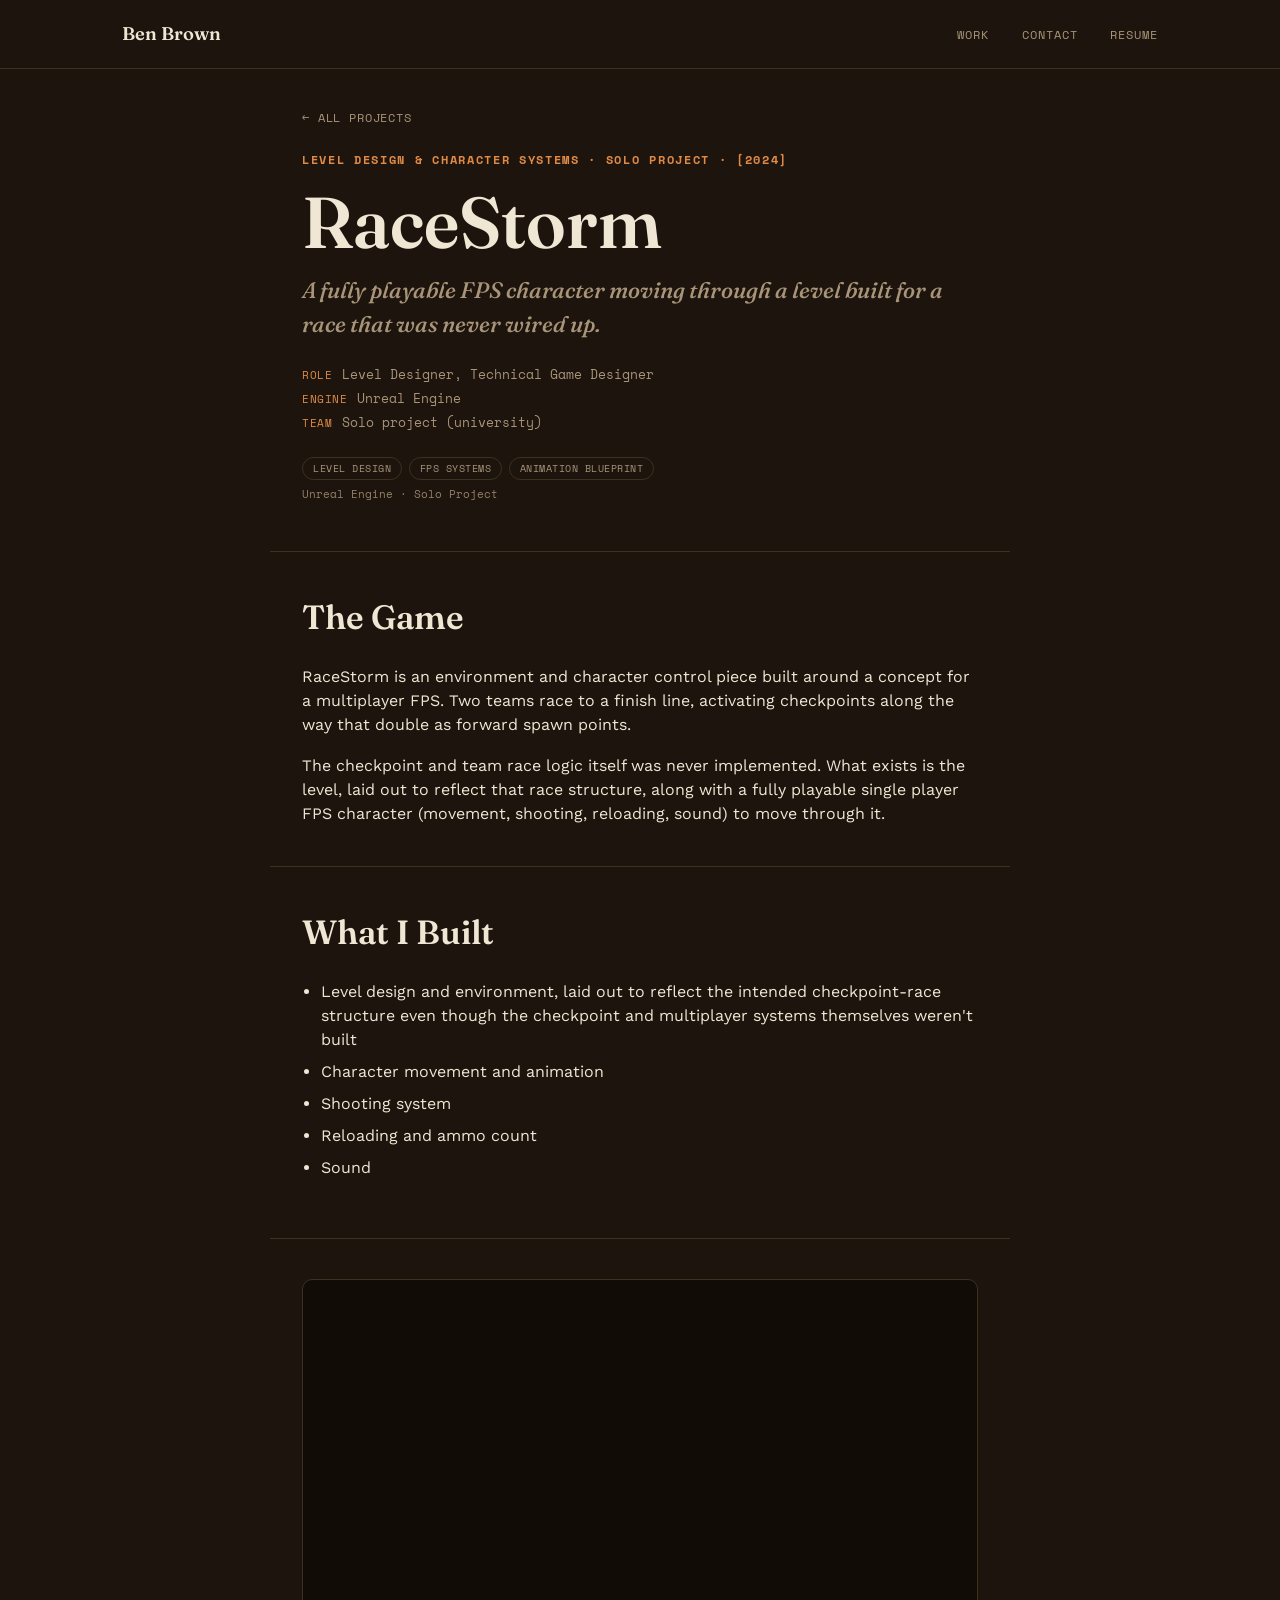
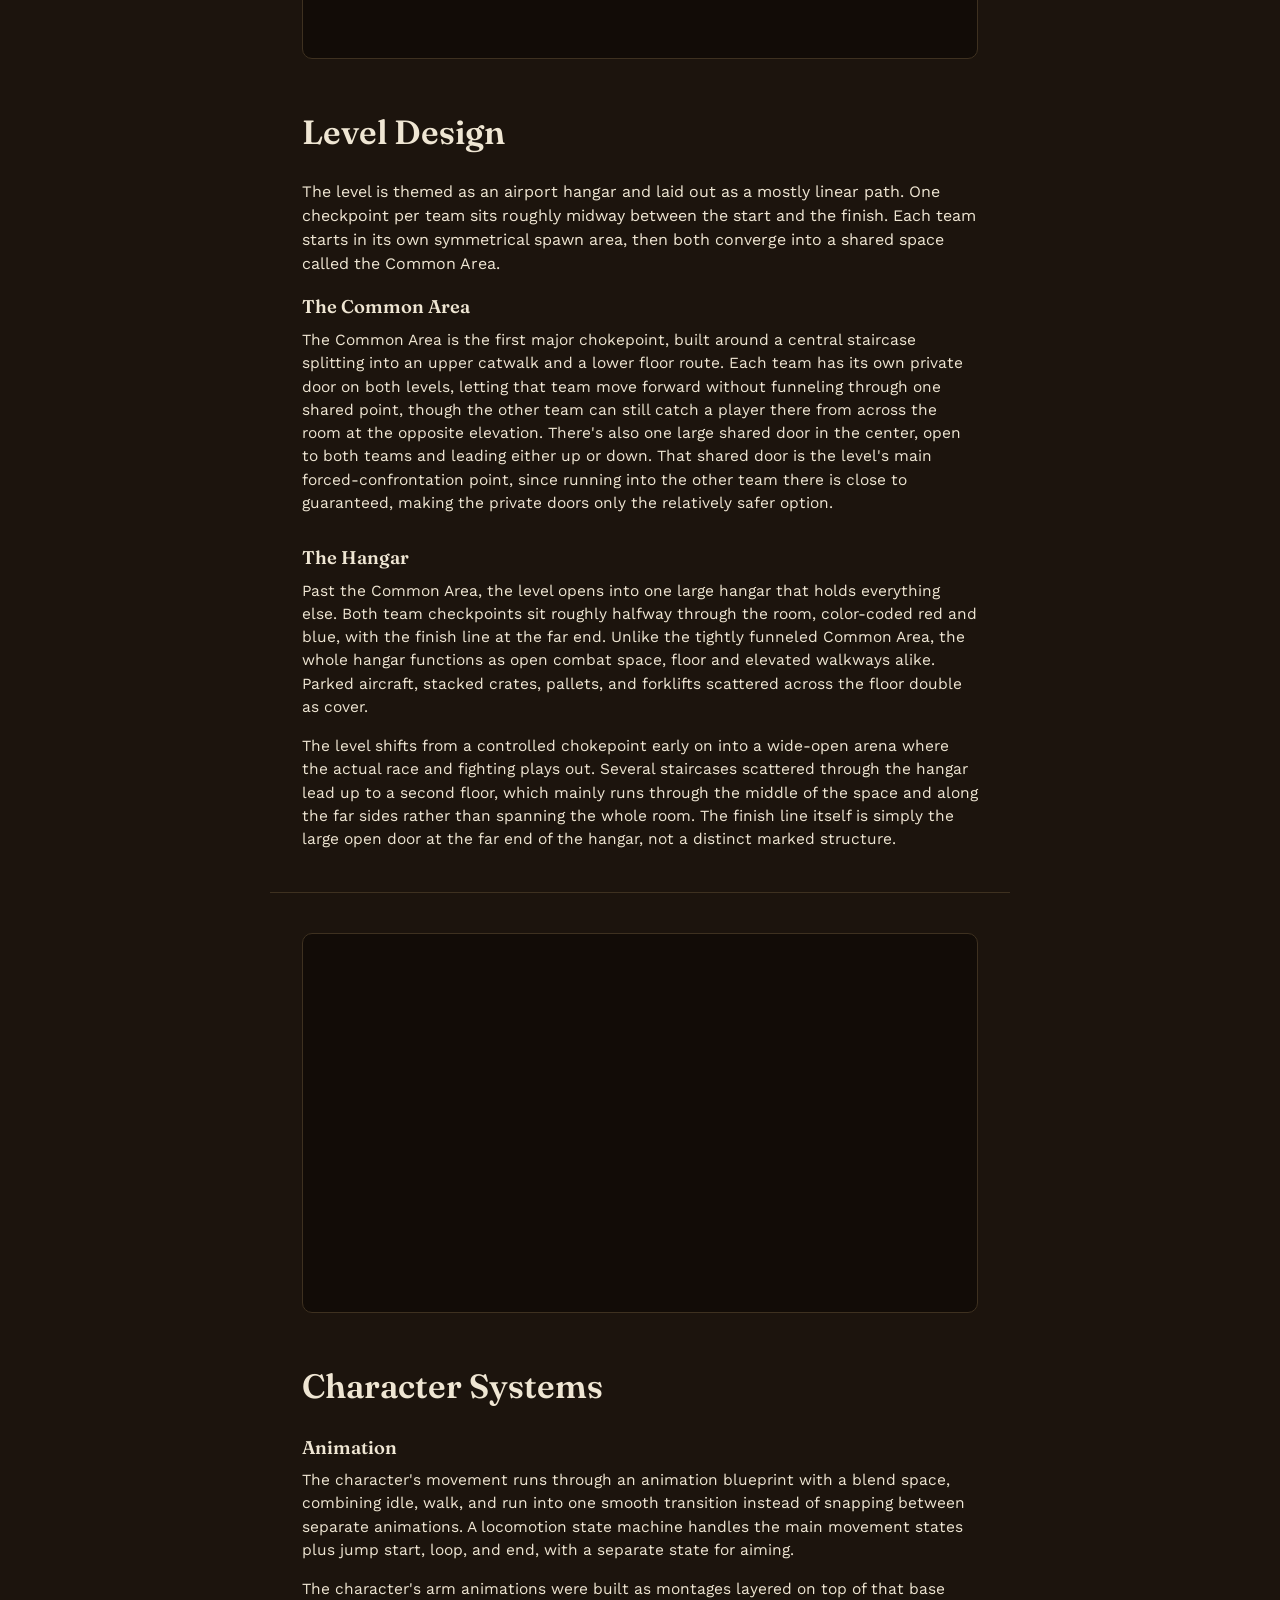
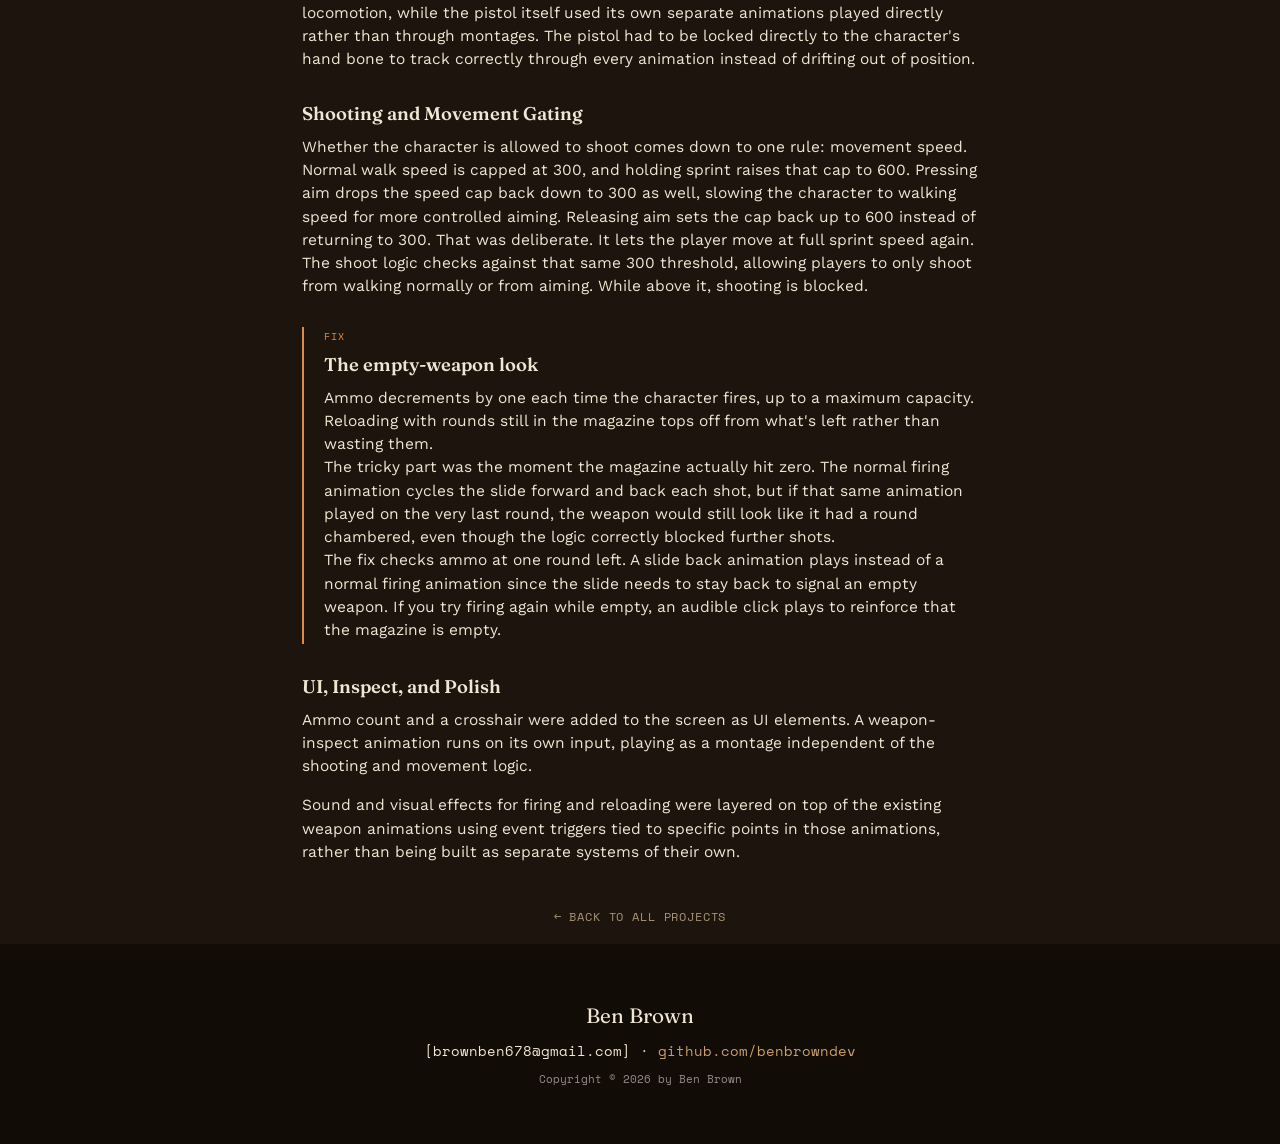
<file: racestorm.html>
<!DOCTYPE html>
<html lang="en">
<head>
<meta charset="UTF-8">
<meta name="viewport" content="width=device-width, initial-scale=1.0">
<title>RaceStorm — Ben Brown</title>
<meta name="description" content="RaceStorm: a solo level design and FPS character systems project built around a multiplayer race concept.">
<meta name="color-scheme" content="light">

<link rel="preconnect" href="https://fonts.googleapis.com">
<link rel="preconnect" href="https://fonts.gstatic.com" crossorigin>
<link href="https://fonts.googleapis.com/css2?family=Fraunces:opsz,wght@9..144,300;9..144,500;9..144,600;9..144,900&family=Space+Mono:wght@400;700&family=Work+Sans:wght@400;500;600&display=swap" rel="stylesheet">
<link rel="stylesheet" href="styles.css">
</head>
<body>

<a class="skip-link" href="#main-content">Skip to content</a>

<header class="nav">
  <div class="nav-inner">
    <a class="nav-name" href="index.html">Ben Brown</a>
    <nav class="nav-links" aria-label="Primary">
      <a href="index.html#work">Work</a>
      <a href="#contact">Contact</a>
      <a href="resume.html">Resume</a>
    </nav>
  </div>
</header>

<main id="main-content">

  <a class="breadcrumb" href="index.html#work">← All Projects</a>

  <section class="project-header">
    <p class="eyebrow">Level Design &amp; Character Systems · Solo Project · [2024]</p>
    <h1 class="project-title">RaceStorm</h1>
    <p class="tagline">A fully playable FPS character moving through a level built for a race that was never wired up.</p>

    <div class="role-meta">
      <p><span>Role</span>Level Designer, Technical Game Designer</p>
      <p><span>Engine</span>Unreal Engine</p>
      <p><span>Team</span>Solo project (university)</p>
    </div>

    <ul class="tags">
      <li>Level Design</li><li>FPS Systems</li><li>Animation Blueprint</li>
    </ul>
    <p class="tile-engine">Unreal Engine · Solo Project</p>
  </section>

  <hr class="section-divider">

  <section class="content-section">
    <h2>The Game</h2>
    <p>RaceStorm is an environment and character control piece built around a concept for a multiplayer FPS. Two teams race to a finish line, activating checkpoints along the way that double as forward spawn points.</p>
    <p>The checkpoint and team race logic itself was never implemented. What exists is the level, laid out to reflect that race structure, along with a fully playable single player FPS character (movement, shooting, reloading, sound) to move through it.</p>
  </section>

  <hr class="section-divider">

  <section class="content-section">
    <h2>What I Built</h2>
    <ul>
      <li>Level design and environment, laid out to reflect the intended checkpoint-race structure even though the checkpoint and multiplayer systems themselves weren't built</li>
      <li>Character movement and animation</li>
      <li>Shooting system</li>
      <li>Reloading and ammo count</li>
      <li>Sound</li>
    </ul>
  </section>

  <hr class="section-divider">

  <section class="content-section">
    <div class="video-frame" style="padding:0;">
      <div class="frame-inner">
        <iframe
          src="https://www.youtube.com/embed/DiXiZVhh7H0"
          title="RaceStorm level design walkthrough"
          allow="accelerometer; autoplay; clipboard-write; encrypted-media; gyroscope; picture-in-picture"
          allowfullscreen>
        </iframe>
      </div>
    </div>
    <h2>Level Design</h2>
    <p>The level is themed as an airport hangar and laid out as a mostly linear path. One checkpoint per team sits roughly midway between the start and the finish. Each team starts in its own symmetrical spawn area, then both converge into a shared space called the Common Area.</p>

    <div class="subsection">
      <h3>The Common Area</h3>
      <p>The Common Area is the first major chokepoint, built around a central staircase splitting into an upper catwalk and a lower floor route. Each team has its own private door on both levels, letting that team move forward without funneling through one shared point, though the other team can still catch a player there from across the room at the opposite elevation. There's also one large shared door in the center, open to both teams and leading either up or down. That shared door is the level's main forced-confrontation point, since running into the other team there is close to guaranteed, making the private doors only the relatively safer option.</p>
    </div>

    <div class="subsection">
      <h3>The Hangar</h3>
      <p>Past the Common Area, the level opens into one large hangar that holds everything else. Both team checkpoints sit roughly halfway through the room, color-coded red and blue, with the finish line at the far end. Unlike the tightly funneled Common Area, the whole hangar functions as open combat space, floor and elevated walkways alike. Parked aircraft, stacked crates, pallets, and forklifts scattered across the floor double as cover.</p>
      <p>The level shifts from a controlled chokepoint early on into a wide-open arena where the actual race and fighting plays out. Several staircases scattered through the hangar lead up to a second floor, which mainly runs through the middle of the space and along the far sides rather than spanning the whole room. The finish line itself is simply the large open door at the far end of the hangar, not a distinct marked structure.</p>
    </div>
  </section>

  <hr class="section-divider">

  <section class="content-section">
    <div class="video-frame" style="padding:0;">
      <div class="frame-inner">
        <iframe
          src="https://www.youtube.com/embed/1mA0mokw24M"
          title="RaceStorm character systems — movement, shooting, reloading"
          allow="accelerometer; autoplay; clipboard-write; encrypted-media; gyroscope; picture-in-picture"
          allowfullscreen>
        </iframe>
      </div>
    </div>
    <h2>Character Systems</h2>

    <div class="subsection">
      <h3>Animation</h3>
      <p>The character's movement runs through an animation blueprint with a blend space, combining idle, walk, and run into one smooth transition instead of snapping between separate animations. A locomotion state machine handles the main movement states plus jump start, loop, and end, with a separate state for aiming.</p>
      <p>The character's arm animations were built as montages layered on top of that base locomotion, while the pistol itself used its own separate animations played directly rather than through montages. The pistol had to be locked directly to the character's hand bone to track correctly through every animation instead of drifting out of position.</p>
    </div>

    <div class="subsection">
      <h3>Shooting and Movement Gating</h3>
      <p>Whether the character is allowed to shoot comes down to one rule: movement speed. Normal walk speed is capped at 300, and holding sprint raises that cap to 600. Pressing aim drops the speed cap back down to 300 as well, slowing the character to walking speed for more controlled aiming. Releasing aim sets the cap back up to 600 instead of returning to 300. That was deliberate. It lets the player move at full sprint speed again. The shoot logic checks against that same 300 threshold, allowing players to only shoot from walking normally or from aiming. While above it, shooting is blocked.</p>
    </div>

    <div class="bug-block">
      <span class="bug-tag">Fix</span>
      <h3>The empty-weapon look</h3>
      <p>Ammo decrements by one each time the character fires, up to a maximum capacity. Reloading with rounds still in the magazine tops off from what's left rather than wasting them.</p>
      <p>The tricky part was the moment the magazine actually hit zero. The normal firing animation cycles the slide forward and back each shot, but if that same animation played on the very last round, the weapon would still look like it had a round chambered, even though the logic correctly blocked further shots.</p>
      <p>The fix checks ammo at one round left. A slide back animation plays instead of a normal firing animation since the slide needs to stay back to signal an empty weapon. If you try firing again while empty, an audible click plays to reinforce that the magazine is empty.</p>
    </div>

    <div class="subsection">
      <h3>UI, Inspect, and Polish</h3>
      <p>Ammo count and a crosshair were added to the screen as UI elements. A weapon-inspect animation runs on its own input, playing as a montage independent of the shooting and movement logic.</p>
      <p>Sound and visual effects for firing and reloading were layered on top of the existing weapon animations using event triggers tied to specific points in those animations, rather than being built as separate systems of their own.</p>
    </div>
  </section>

  <nav class="footer-nav">
    <a href="index.html#work">← Back to all projects</a>
  </nav>

</main>

<footer id="contact">
  <p class="footer-name">Ben Brown</p>
  <p class="footer-contact">[brownben678@gmail.com] · <a href="https://github.com/benbrowndev">github.com/benbrowndev</a></p>
  <p class="footer-meta">Copyright © 2026 by Ben Brown</p>
</footer>

</body>
</html>
</file>
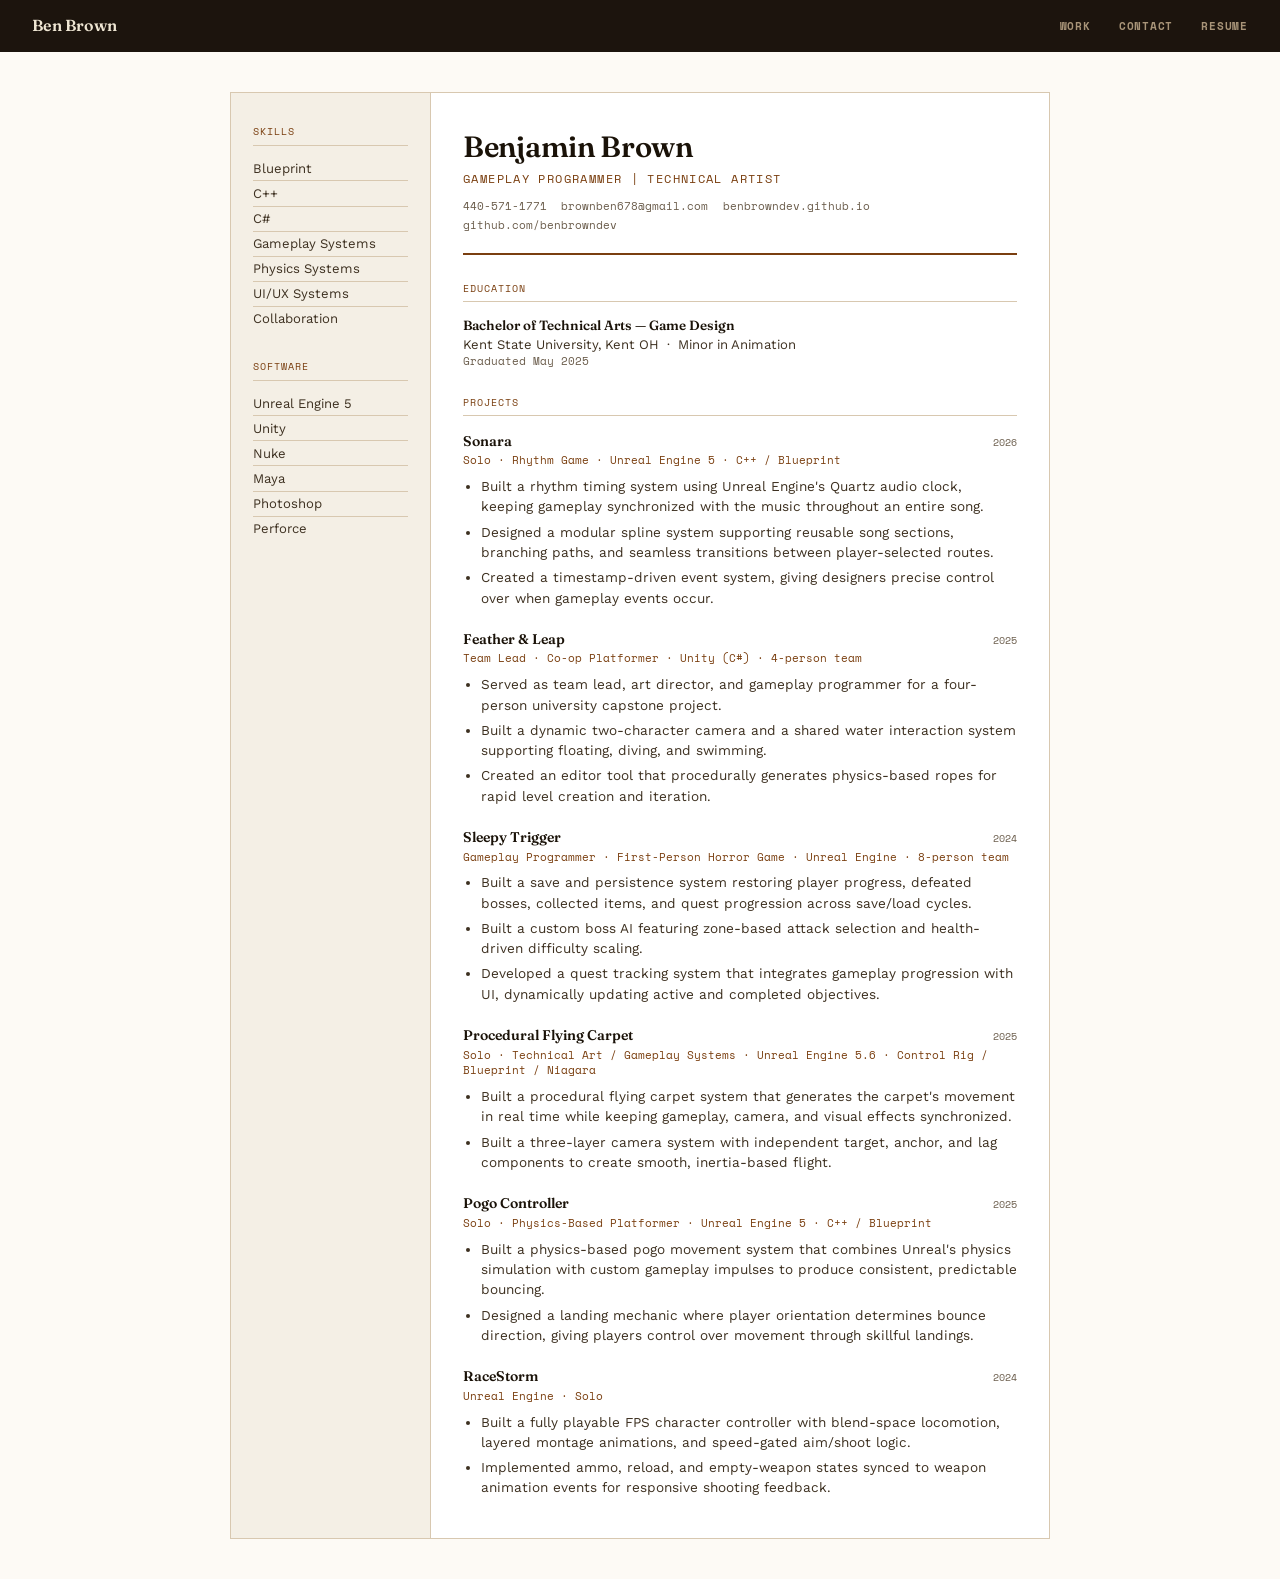
<file: resume.html>
<!DOCTYPE html>
<html lang="en">
<head>
<meta charset="UTF-8">
<meta name="viewport" content="width=device-width, initial-scale=1.0">
<title>Resume — Benjamin Brown</title>

<link rel="preconnect" href="https://fonts.googleapis.com">
<link rel="preconnect" href="https://fonts.gstatic.com" crossorigin>
<link href="https://fonts.googleapis.com/css2?family=Fraunces:opsz,wght@9..144,500;9..144,600&family=Space+Mono:wght@400;700&family=Work+Sans:wght@400;500;600&display=swap" rel="stylesheet">

<style>
  *, *::before, *::after { box-sizing:border-box; margin:0; padding:0; }

  :root{
    --ink:#1A1208;
    --ink-mid:#3D3020;
    --ink-soft:#6B5D4C;
    --accent:#7A3F10;
    --line:#D8C8B0;
    --bg:#FDFAF5;
    --sidebar-bg:#F4EFE5;
  }

  html{ -webkit-font-smoothing:antialiased; }

  body{
    background:var(--bg);
    color:var(--ink);
    font-family:'Work Sans', sans-serif;
    font-size:9.5pt;
    line-height:1.45;
  }

  /* ---------- nav bar (screen only) ---------- */
  .site-nav{
    background:#1C140D;
    padding:.9rem 2rem;
    display:flex;
    align-items:center;
    justify-content:space-between;
  }
  .site-nav a{
    font-family:'Fraunces',serif;
    font-weight:600;
    font-size:1rem;
    color:#EFE6D3;
    text-decoration:none;
  }
  .site-nav .nav-links a{
    font-family:'Space Mono',monospace;
    font-size:.7rem;
    text-transform:uppercase;
    letter-spacing:.07em;
    color:#A89478;
    margin-left:1.5rem;
  }
  .site-nav .nav-links a:hover{ color:#E08A45; }

  /* ---------- page shell ---------- */
  .page{
    max-width:820px;
    margin:2.5rem auto;
    background:#fff;
    border:1px solid var(--line);
    display:grid;
    grid-template-columns:200px 1fr;
  }

  /* ---------- sidebar ---------- */
  .sidebar{
    background:var(--sidebar-bg);
    padding:2rem 1.4rem;
    border-right:1px solid var(--line);
  }
  .sidebar-section{ margin-bottom:1.8rem; }
  .sidebar-section:last-child{ margin-bottom:0; }
  .sidebar-label{
    font-family:'Space Mono',monospace;
    font-size:.62rem;
    text-transform:uppercase;
    letter-spacing:.1em;
    color:var(--accent);
    border-bottom:1px solid var(--line);
    padding-bottom:.35rem;
    margin-bottom:.65rem;
  }
  .sidebar-list{
    list-style:none;
  }
  .sidebar-list li{
    font-size:.82rem;
    color:var(--ink-mid);
    padding:.22rem 0;
    border-bottom:1px solid var(--line);
    line-height:1.3;
  }
  .sidebar-list li:last-child{ border-bottom:none; }

  /* ---------- main ---------- */
  .main{ padding:2rem 2rem 2.5rem; }

  .resume-header{ margin-bottom:1.6rem; padding-bottom:1.2rem; border-bottom:2px solid var(--accent); }
  .resume-header h1{
    font-family:'Fraunces',serif;
    font-weight:600;
    font-size:22pt;
    color:var(--ink);
    letter-spacing:-.01em;
    margin-bottom:.25rem;
  }
  .resume-title-line{
    font-family:'Space Mono',monospace;
    font-size:.72rem;
    text-transform:uppercase;
    letter-spacing:.12em;
    color:var(--accent);
    margin-bottom:.7rem;
  }
  .contact-row{
    display:flex;
    flex-wrap:wrap;
    gap:.2rem .9rem;
    font-family:'Space Mono',monospace;
    font-size:.68rem;
    color:var(--ink-soft);
  }
  .contact-row a{ color:var(--ink-soft); text-decoration:none; }
  .contact-row a:hover{ color:var(--accent); }

  /* ---------- sections ---------- */
  .section{ margin-bottom:1.6rem; }
  .section:last-child{ margin-bottom:0; }
  .section-label{
    font-family:'Space Mono',monospace;
    font-size:.65rem;
    text-transform:uppercase;
    letter-spacing:.1em;
    color:var(--accent);
    border-bottom:1px solid var(--line);
    padding-bottom:.3rem;
    margin-bottom:.9rem;
  }

  /* education */
  .edu-entry{ margin-bottom:.8rem; }
  .edu-degree{
    font-family:'Fraunces',serif;
    font-weight:600;
    font-size:10pt;
    color:var(--ink);
  }
  .edu-school{
    font-family:'Work Sans',sans-serif;
    font-size:.82rem;
    color:var(--ink-mid);
  }
  .edu-date{
    font-family:'Space Mono',monospace;
    font-size:.66rem;
    color:var(--ink-soft);
  }

  /* projects */
  .project{ margin-bottom:1.3rem; }
  .project:last-child{ margin-bottom:0; }
  .project-header-row{
    display:flex;
    align-items:baseline;
    justify-content:space-between;
    gap:.5rem;
    margin-bottom:.15rem;
  }
  .project-name{
    font-family:'Fraunces',serif;
    font-weight:600;
    font-size:10.5pt;
    color:var(--ink);
  }
  .project-date{
    font-family:'Space Mono',monospace;
    font-size:.64rem;
    color:var(--ink-soft);
    white-space:nowrap;
  }
  .project-meta{
    font-family:'Space Mono',monospace;
    font-size:.67rem;
    color:var(--accent);
    margin-bottom:.45rem;
  }
  .project-bullets{
    padding-left:1.1rem;
  }
  .project-bullets li{
    font-size:.85rem;
    color:var(--ink-mid);
    line-height:1.5;
    margin-bottom:.3rem;
  }
  .project-bullets li:last-child{ margin-bottom:0; }

  /* ---------- print ---------- */
  @media print{
    @page{ margin:1.4cm 1.6cm; size:letter portrait; }
    .site-nav{ display:none; }
    body{ background:#fff; font-size:9pt; }
    .page{
      max-width:100%;
      margin:0;
      border:none;
      grid-template-columns:185px 1fr;
    }
    .sidebar{ padding:1.5rem 1.2rem; }
    .main{ padding:1.5rem 1.6rem 2rem; }
    .contact-row a::after{ content:" (" attr(href) ")"; font-size:.6rem; }
    a{ color:inherit; text-decoration:none; }
  }

  @media (max-width:680px){
    .page{ grid-template-columns:1fr; }
    .sidebar{ border-right:none; border-bottom:1px solid var(--line); }
  }
</style>
</head>
<body>

<nav class="site-nav">
  <a href="index.html">Ben Brown</a>
  <div class="nav-links">
    <a href="index.html#work">Work</a>
    <a href="index.html#contact">Contact</a>
    <a href="resume.html">Resume</a>
  </div>
</nav>

<div class="page">

  <aside class="sidebar">

    <div class="sidebar-section">
      <p class="sidebar-label">Skills</p>
      <ul class="sidebar-list">
        <li>Blueprint</li>
        <li>C++</li>
        <li>C#</li>
        <li>Gameplay Systems</li>
        <li>Physics Systems</li>
        <li>UI/UX Systems</li>
        <li>Collaboration</li>
      </ul>
    </div>

    <div class="sidebar-section">
      <p class="sidebar-label">Software</p>
      <ul class="sidebar-list">
        <li>Unreal Engine 5</li>
        <li>Unity</li>
        <li>Nuke</li>
        <li>Maya</li>
        <li>Photoshop</li>
        <li>Perforce</li>
      </ul>
    </div>

  </aside>

  <main class="main">

    <header class="resume-header">
      <h1>Benjamin Brown</h1>
      <p class="resume-title-line">Gameplay Programmer | Technical Artist</p>
      <div class="contact-row">
        <span>440-571-1771</span>
        <a href="mailto:brownben678@gmail.com">brownben678@gmail.com</a>
        <a href="https://benbrowndev.github.io" target="_blank">benbrowndev.github.io</a>
        <a href="https://github.com/benbrowndev" target="_blank">github.com/benbrowndev</a>
      </div>
    </header>

    <section class="section">
      <p class="section-label">Education</p>
      <div class="edu-entry">
        <p class="edu-degree">Bachelor of Technical Arts — Game Design</p>
        <p class="edu-school">Kent State University, Kent OH &nbsp;·&nbsp; Minor in Animation</p>
        <p class="edu-date">Graduated May 2025</p>
      </div>
    </section>

    <section class="section">
      <p class="section-label">Projects</p>

      <div class="project">
        <div class="project-header-row">
          <span class="project-name">Sonara</span>
          <span class="project-date">2026</span>
        </div>
        <p class="project-meta">Solo · Rhythm Game · Unreal Engine 5 · C++ / Blueprint</p>
        <ul class="project-bullets">
          <li>Built a rhythm timing system using Unreal Engine's Quartz audio clock, keeping gameplay synchronized with the music throughout an entire song.</li>
          <li>Designed a modular spline system supporting reusable song sections, branching paths, and seamless transitions between player-selected routes.</li>
          <li>Created a timestamp-driven event system, giving designers precise control over when gameplay events occur.</li>
        </ul>
      </div>

      <div class="project">
        <div class="project-header-row">
          <span class="project-name">Feather &amp; Leap</span>
          <span class="project-date">2025</span>
        </div>
        <p class="project-meta">Team Lead · Co-op Platformer · Unity (C#) · 4-person team</p>
        <ul class="project-bullets">
          <li>Served as team lead, art director, and gameplay programmer for a four-person university capstone project.</li>
          <li>Built a dynamic two-character camera and a shared water interaction system supporting floating, diving, and swimming.</li>
          <li>Created an editor tool that procedurally generates physics-based ropes for rapid level creation and iteration.</li>
        </ul>
      </div>

      <div class="project">
        <div class="project-header-row">
          <span class="project-name">Sleepy Trigger</span>
          <span class="project-date">2024</span>
        </div>
        <p class="project-meta">Gameplay Programmer · First-Person Horror Game · Unreal Engine · 8-person team</p>
        <ul class="project-bullets">
          <li>Built a save and persistence system restoring player progress, defeated bosses, collected items, and quest progression across save/load cycles.</li>
          <li>Built a custom boss AI featuring zone-based attack selection and health-driven difficulty scaling.</li>
          <li>Developed a quest tracking system that integrates gameplay progression with UI, dynamically updating active and completed objectives.</li>
        </ul>
      </div>

      <div class="project">
        <div class="project-header-row">
          <span class="project-name">Procedural Flying Carpet</span>
          <span class="project-date">2025</span>
        </div>
        <p class="project-meta">Solo · Technical Art / Gameplay Systems · Unreal Engine 5.6 · Control Rig / Blueprint / Niagara</p>
        <ul class="project-bullets">
          <li>Built a procedural flying carpet system that generates the carpet's movement in real time while keeping gameplay, camera, and visual effects synchronized.</li>
          <li>Built a three-layer camera system with independent target, anchor, and lag components to create smooth, inertia-based flight.</li>
        </ul>
      </div>

      <div class="project">
        <div class="project-header-row">
          <span class="project-name">Pogo Controller</span>
          <span class="project-date">2025</span>
        </div>
        <p class="project-meta">Solo · Physics-Based Platformer · Unreal Engine 5 · C++ / Blueprint</p>
        <ul class="project-bullets">
          <li>Built a physics-based pogo movement system that combines Unreal's physics simulation with custom gameplay impulses to produce consistent, predictable bouncing.</li>
          <li>Designed a landing mechanic where player orientation determines bounce direction, giving players control over movement through skillful landings.</li>
        </ul>
      </div>

      <div class="project">
        <div class="project-header-row">
          <span class="project-name">RaceStorm</span>
          <span class="project-date">2024</span>
        </div>
        <p class="project-meta">Unreal Engine · Solo</p>
        <ul class="project-bullets">
          <li>Built a fully playable FPS character controller with blend-space locomotion, layered montage animations, and speed-gated aim/shoot logic.</li>
          <li>Implemented ammo, reload, and empty-weapon states synced to weapon animation events for responsive shooting feedback.</li>
        </ul>
      </div>

    </section>

  </main>
</div>

</body>
</html>
</file>
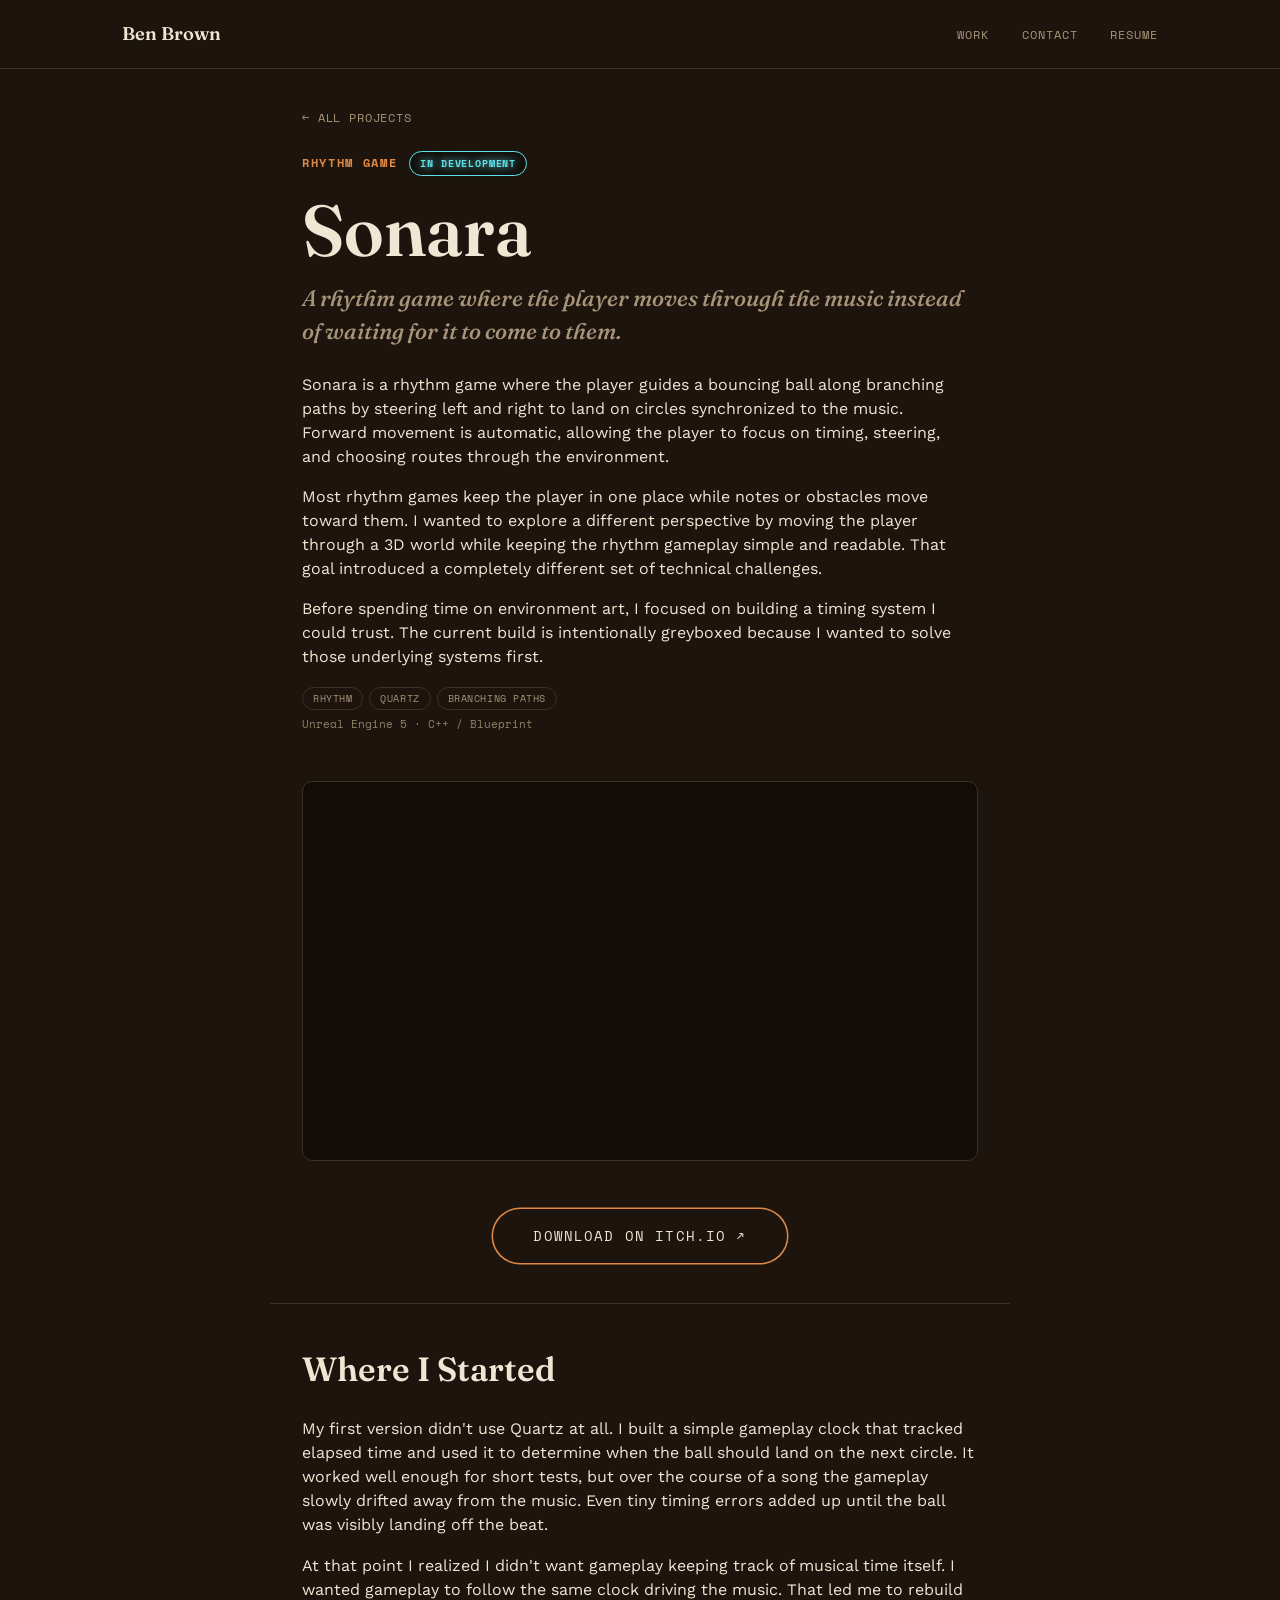
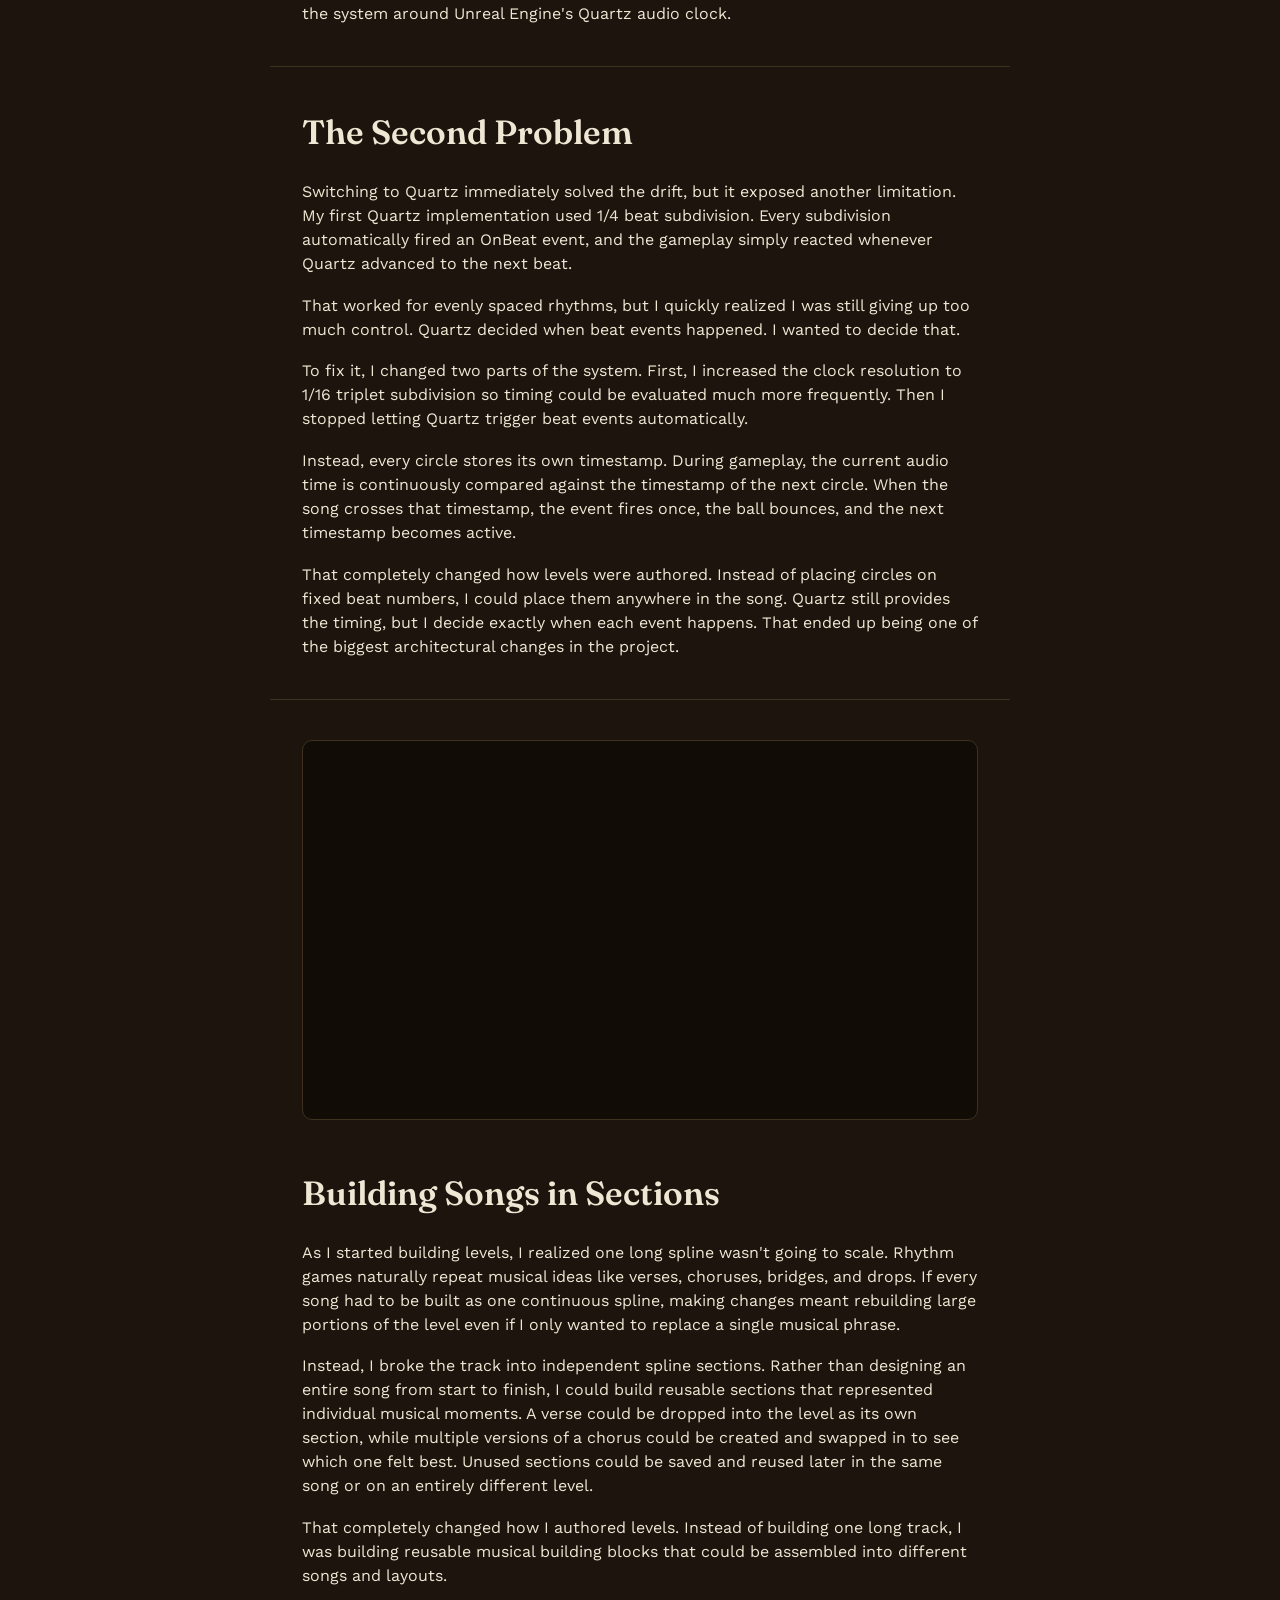
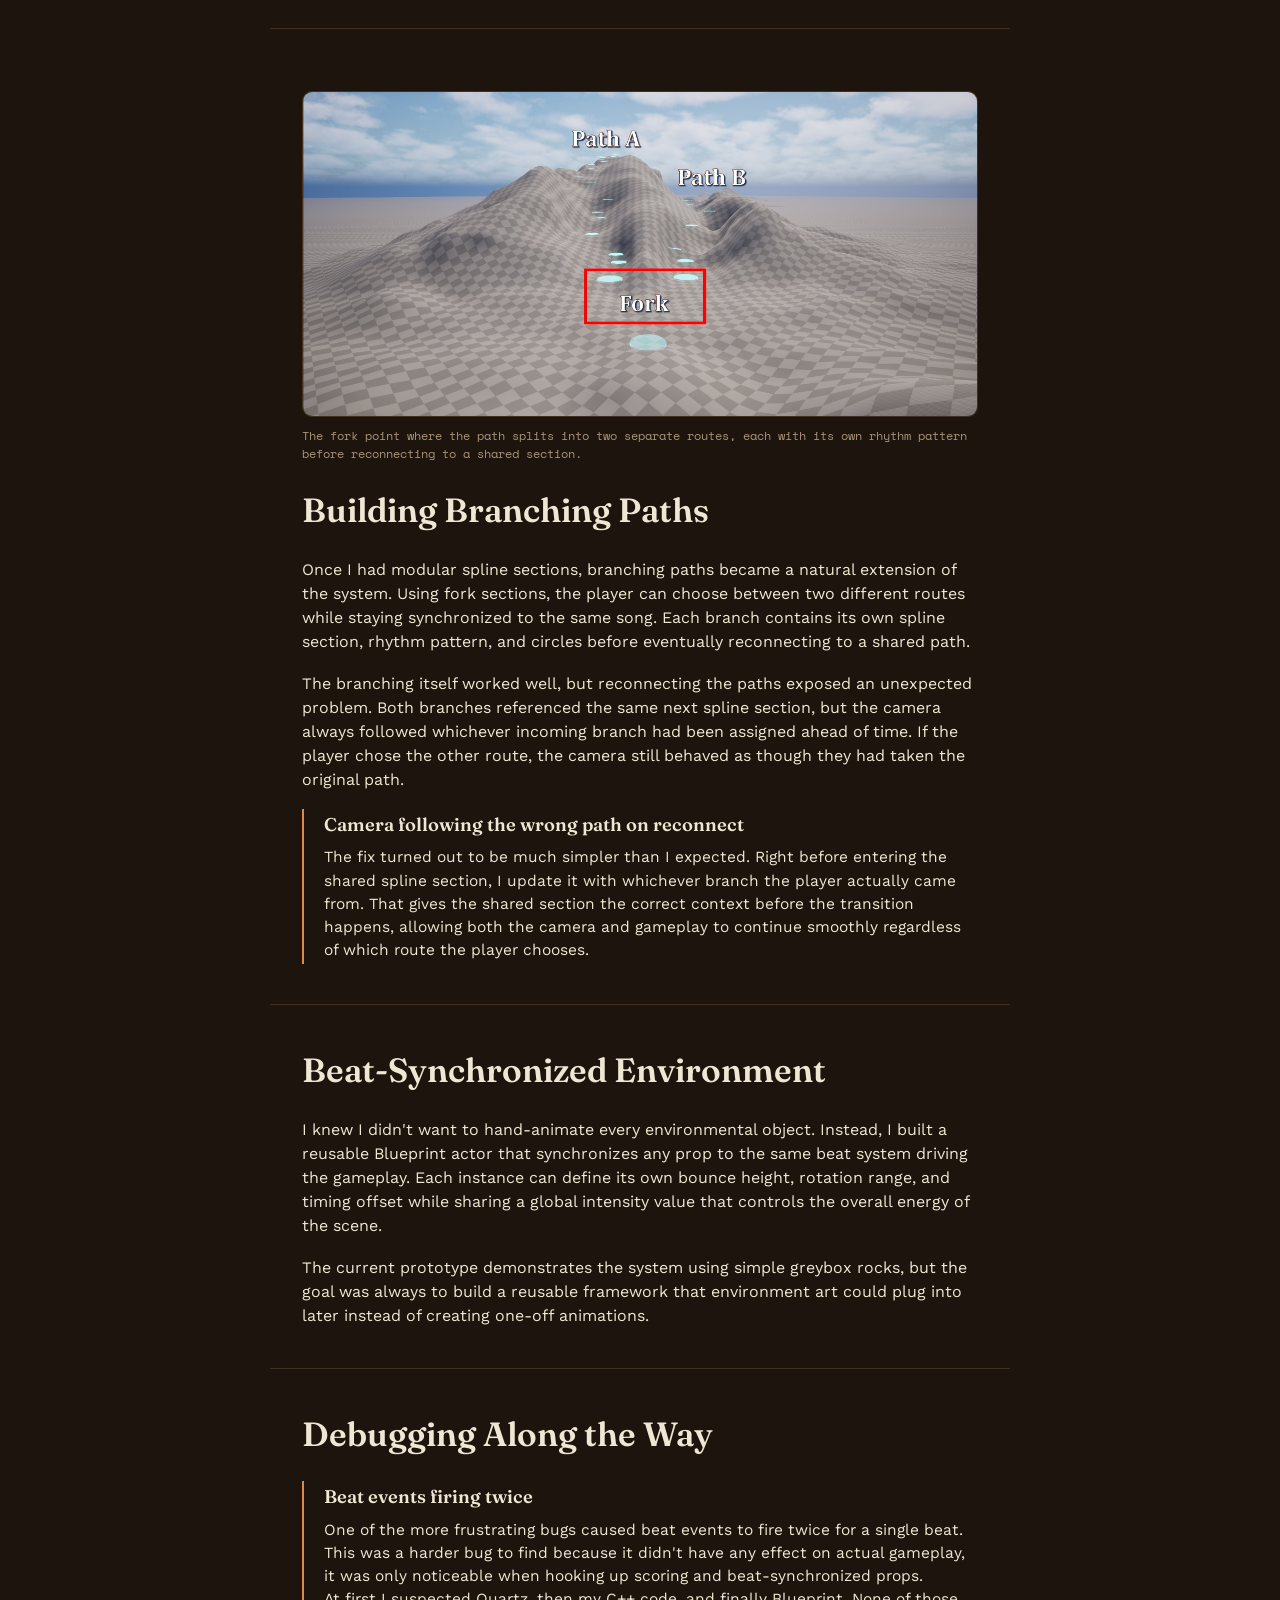
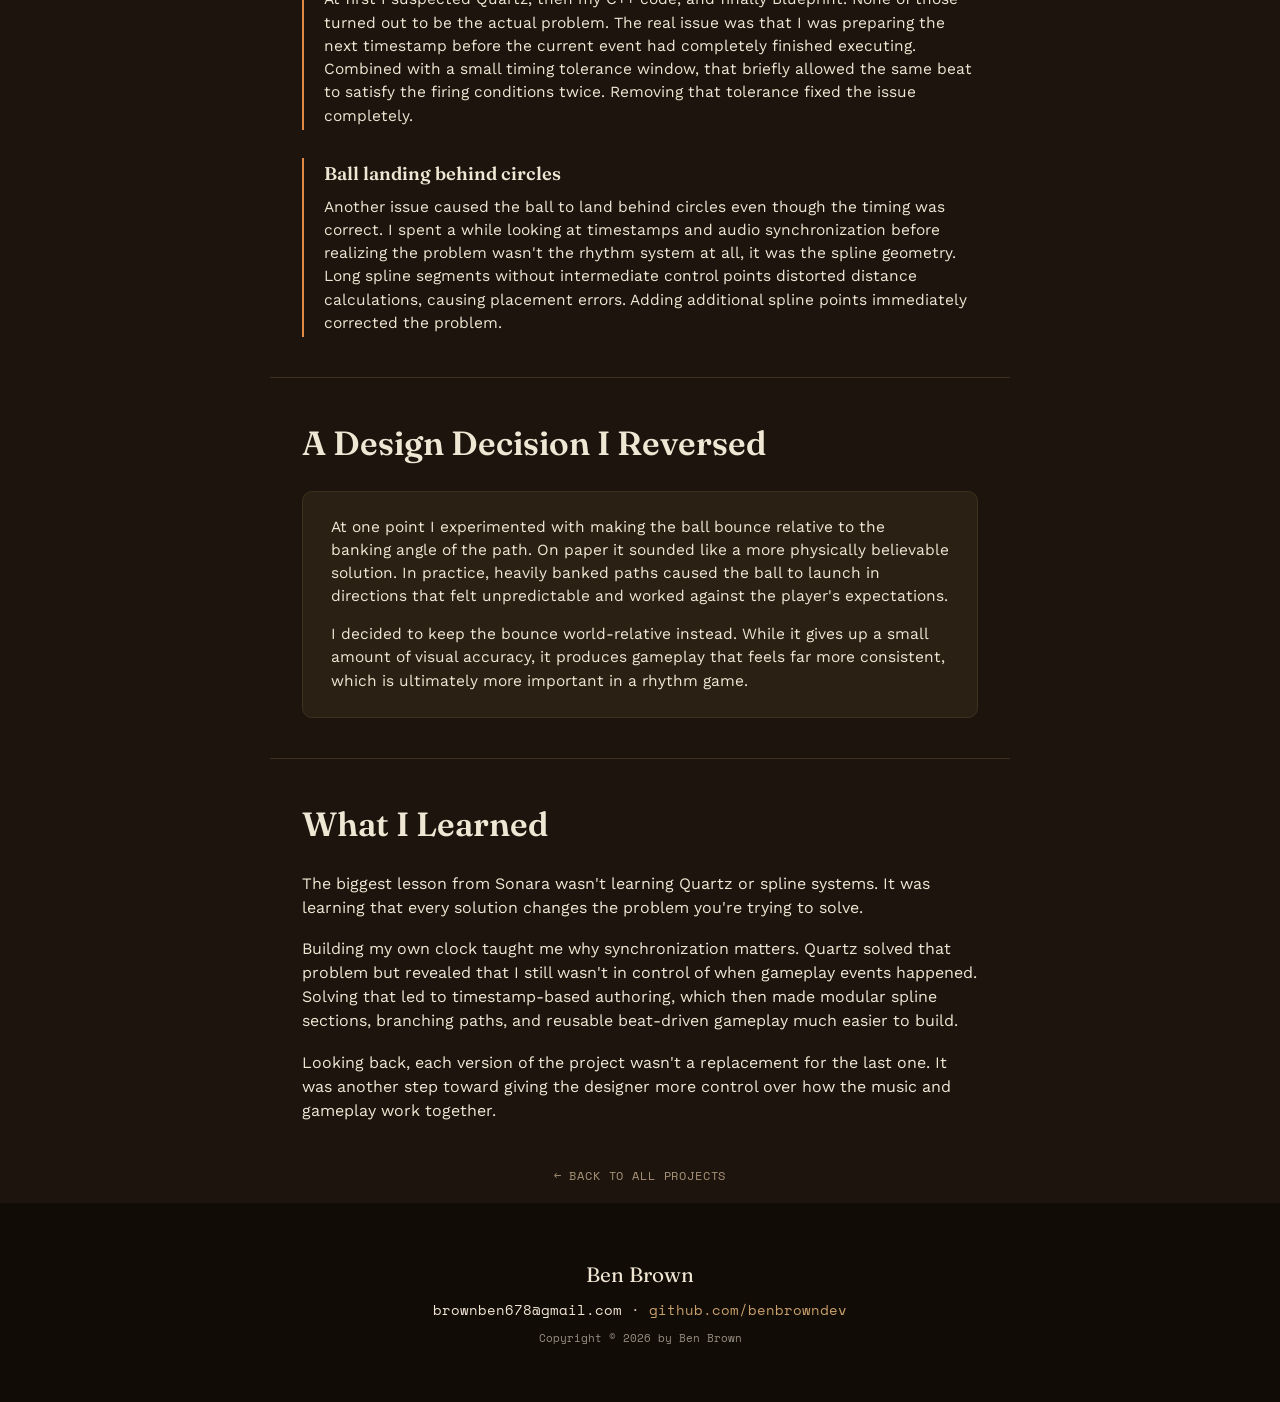
<file: sonara.html>
<!DOCTYPE html>
<html lang="en">
<head>
<meta charset="UTF-8">
<meta name="viewport" content="width=device-width, initial-scale=1.0">
<title>Sonara — Ben Brown</title>
<meta name="description" content="Sonara: a rhythm game where the player guides a bouncing ball through a 3D world synchronized to the music.">
<meta name="color-scheme" content="light">

<link rel="preconnect" href="https://fonts.googleapis.com">
<link rel="preconnect" href="https://fonts.gstatic.com" crossorigin>
<link href="https://fonts.googleapis.com/css2?family=Fraunces:opsz,wght@9..144,300;9..144,500;9..144,600;9..144,900&family=Space+Mono:wght@400;700&family=Work+Sans:wght@400;500;600&display=swap" rel="stylesheet">
<link rel="stylesheet" href="styles.css">
</head>
<body>

<a class="skip-link" href="#main-content">Skip to content</a>

<header class="nav">
  <div class="nav-inner">
    <a class="nav-name" href="index.html">Ben Brown</a>
    <nav class="nav-links" aria-label="Primary">
      <a href="index.html#work">Work</a>
      <a href="#contact">Contact</a>
      <a href="resume.html">Resume</a>
    </nav>
  </div>
</header>

<main id="main-content">

  <a class="breadcrumb" href="index.html#work">← All Projects</a>

  <section class="project-header">
    <p class="eyebrow">Rhythm Game<span class="badge badge-glow badge-inline">In Development</span></p>
    <h1 class="project-title">Sonara</h1>
    <p class="tagline">A rhythm game where the player moves through the music instead of waiting for it to come to them.</p>
    <div class="project-intro">
      <p>Sonara is a rhythm game where the player guides a bouncing ball along branching paths by steering left and right to land on circles synchronized to the music. Forward movement is automatic, allowing the player to focus on timing, steering, and choosing routes through the environment.</p>
      <p>Most rhythm games keep the player in one place while notes or obstacles move toward them. I wanted to explore a different perspective by moving the player through a 3D world while keeping the rhythm gameplay simple and readable. That goal introduced a completely different set of technical challenges.</p>
      <p>Before spending time on environment art, I focused on building a timing system I could trust. The current build is intentionally greyboxed because I wanted to solve those underlying systems first.</p>
    </div>
    <ul class="tags">
      <li>Rhythm</li><li>Quartz</li><li>Branching Paths</li>
    </ul>
    <p class="tile-engine">Unreal Engine 5 · C++ / Blueprint</p>
  </section>

  <div class="video-frame">
    <div class="frame-inner">
      <iframe
        src="https://www.youtube.com/embed/kUJ-jDOpvFo"
        title="Sonara gameplay"
        allow="accelerometer; autoplay; clipboard-write; encrypted-media; gyroscope; picture-in-picture"
        allowfullscreen>
      </iframe>
    </div>
  </div>

  <div style="text-align:center; margin:1.8rem 0 2.5rem;">
    <a href="https://benjaminbrown97.itch.io/sonara" target="_blank" rel="noopener" style="
      display:inline-block;
      padding:1rem 2.5rem;
      font-family:'Space Mono',monospace;
      font-size:.9rem;
      text-transform:uppercase;
      letter-spacing:.08em;
      color:var(--ink);
      border:none;
      outline:none;
      box-shadow:0 0 0 1.5px var(--accent);
      border-radius:999px;
      text-decoration:none;
      transition:background .2s ease, color .2s ease;
    " onmouseover="this.style.background='var(--accent)';this.style.color='var(--bg-deep)'" onmouseout="this.style.background='';this.style.color='var(--ink)'">Download on itch.io ↗</a>
  </div>

  <hr class="section-divider">

  <section class="content-section">
    <h2>Where I Started</h2>
    <p>My first version didn't use Quartz at all. I built a simple gameplay clock that tracked elapsed time and used it to determine when the ball should land on the next circle. It worked well enough for short tests, but over the course of a song the gameplay slowly drifted away from the music. Even tiny timing errors added up until the ball was visibly landing off the beat.</p>
    <p>At that point I realized I didn't want gameplay keeping track of musical time itself. I wanted gameplay to follow the same clock driving the music. That led me to rebuild the system around Unreal Engine's Quartz audio clock.</p>
  </section>

  <hr class="section-divider">

  <section class="content-section">
    <h2>The Second Problem</h2>
    <p>Switching to Quartz immediately solved the drift, but it exposed another limitation. My first Quartz implementation used 1/4 beat subdivision. Every subdivision automatically fired an OnBeat event, and the gameplay simply reacted whenever Quartz advanced to the next beat.</p>
    <p>That worked for evenly spaced rhythms, but I quickly realized I was still giving up too much control. Quartz decided when beat events happened. I wanted to decide that.</p>
    <p>To fix it, I changed two parts of the system. First, I increased the clock resolution to 1/16 triplet subdivision so timing could be evaluated much more frequently. Then I stopped letting Quartz trigger beat events automatically.</p>
    <p>Instead, every circle stores its own timestamp. During gameplay, the current audio time is continuously compared against the timestamp of the next circle. When the song crosses that timestamp, the event fires once, the ball bounces, and the next timestamp becomes active.</p>
    <p>That completely changed how levels were authored. Instead of placing circles on fixed beat numbers, I could place them anywhere in the song. Quartz still provides the timing, but I decide exactly when each event happens. That ended up being one of the biggest architectural changes in the project.</p>
  </section>

  <hr class="section-divider">

  <section class="content-section">
    <div class="video-frame" style="padding:0;">
      <div class="frame-inner">
        <iframe
          src="https://www.youtube.com/embed/67MIGdbw_e4"
          title="Sonara: building songs in sections"
          allow="accelerometer; autoplay; clipboard-write; encrypted-media; gyroscope; picture-in-picture"
          allowfullscreen>
        </iframe>
      </div>
    </div>
    <h2>Building Songs in Sections</h2>
    <p>As I started building levels, I realized one long spline wasn't going to scale. Rhythm games naturally repeat musical ideas like verses, choruses, bridges, and drops. If every song had to be built as one continuous spline, making changes meant rebuilding large portions of the level even if I only wanted to replace a single musical phrase.</p>
    <p>Instead, I broke the track into independent spline sections. Rather than designing an entire song from start to finish, I could build reusable sections that represented individual musical moments. A verse could be dropped into the level as its own section, while multiple versions of a chorus could be created and swapped in to see which one felt best. Unused sections could be saved and reused later in the same song or on an entirely different level.</p>
    <p>That completely changed how I authored levels. Instead of building one long track, I was building reusable musical building blocks that could be assembled into different songs and layouts.</p>
  </section>

  <hr class="section-divider">

  <section class="content-section">
    <figure class="content-figure">
      <img src="sonara-branchingpaths.jpg" alt="Sonara greybox level showing a fork point splitting into Path A and Path B across a mountain terrain" loading="lazy">
      <figcaption>The fork point where the path splits into two separate routes, each with its own rhythm pattern before reconnecting to a shared section.</figcaption>
    </figure>
    <h2>Building Branching Paths</h2>
    <p>Once I had modular spline sections, branching paths became a natural extension of the system. Using fork sections, the player can choose between two different routes while staying synchronized to the same song. Each branch contains its own spline section, rhythm pattern, and circles before eventually reconnecting to a shared path.</p>
    <p>The branching itself worked well, but reconnecting the paths exposed an unexpected problem. Both branches referenced the same next spline section, but the camera always followed whichever incoming branch had been assigned ahead of time. If the player chose the other route, the camera still behaved as though they had taken the original path.</p>

    <div class="bug-block">

      <h3>Camera following the wrong path on reconnect</h3>
      <p>The fix turned out to be much simpler than I expected. Right before entering the shared spline section, I update it with whichever branch the player actually came from. That gives the shared section the correct context before the transition happens, allowing both the camera and gameplay to continue smoothly regardless of which route the player chooses.</p>
    </div>
  </section>

  <hr class="section-divider">

  <section class="content-section">
    <h2>Beat-Synchronized Environment</h2>
    <p>I knew I didn't want to hand-animate every environmental object. Instead, I built a reusable Blueprint actor that synchronizes any prop to the same beat system driving the gameplay. Each instance can define its own bounce height, rotation range, and timing offset while sharing a global intensity value that controls the overall energy of the scene.</p>
    <p>The current prototype demonstrates the system using simple greybox rocks, but the goal was always to build a reusable framework that environment art could plug into later instead of creating one-off animations.</p>
  </section>

  <hr class="section-divider">

  <section class="content-section">
    <h2>Debugging Along the Way</h2>

    <div class="bug-block">

      <h3>Beat events firing twice</h3>
      <p>One of the more frustrating bugs caused beat events to fire twice for a single beat. This was a harder bug to find because it didn't have any effect on actual gameplay, it was only noticeable when hooking up scoring and beat-synchronized props.</p>
      <p>At first I suspected Quartz, then my C++ code, and finally Blueprint. None of those turned out to be the actual problem. The real issue was that I was preparing the next timestamp before the current event had completely finished executing. Combined with a small timing tolerance window, that briefly allowed the same beat to satisfy the firing conditions twice. Removing that tolerance fixed the issue completely.</p>
    </div>

    <div class="bug-block">

      <h3>Ball landing behind circles</h3>
      <p>Another issue caused the ball to land behind circles even though the timing was correct. I spent a while looking at timestamps and audio synchronization before realizing the problem wasn't the rhythm system at all, it was the spline geometry. Long spline segments without intermediate control points distorted distance calculations, causing placement errors. Adding additional spline points immediately corrected the problem.</p>
    </div>
  </section>

  <hr class="section-divider">

  <section class="content-section">
    <h2>A Design Decision I Reversed</h2>
    <div class="decision-block">
      <p>At one point I experimented with making the ball bounce relative to the banking angle of the path. On paper it sounded like a more physically believable solution. In practice, heavily banked paths caused the ball to launch in directions that felt unpredictable and worked against the player's expectations.</p>
      <p>I decided to keep the bounce world-relative instead. While it gives up a small amount of visual accuracy, it produces gameplay that feels far more consistent, which is ultimately more important in a rhythm game.</p>
    </div>
  </section>

  <hr class="section-divider">

  <section class="content-section">
    <h2>What I Learned</h2>
    <p>The biggest lesson from Sonara wasn't learning Quartz or spline systems. It was learning that every solution changes the problem you're trying to solve.</p>
    <p>Building my own clock taught me why synchronization matters. Quartz solved that problem but revealed that I still wasn't in control of when gameplay events happened. Solving that led to timestamp-based authoring, which then made modular spline sections, branching paths, and reusable beat-driven gameplay much easier to build.</p>
    <p>Looking back, each version of the project wasn't a replacement for the last one. It was another step toward giving the designer more control over how the music and gameplay work together.</p>
  </section>

  <nav class="footer-nav">
    <a href="index.html#work">← Back to all projects</a>
  </nav>

</main>

<footer id="contact">
  <p class="footer-name">Ben Brown</p>
  <p class="footer-contact">brownben678@gmail.com · <a href="https://github.com/benbrowndev">github.com/benbrowndev</a></p>
  <p class="footer-meta">Copyright © 2026 by Ben Brown</p>
</footer>

</body>
</html>
</file>
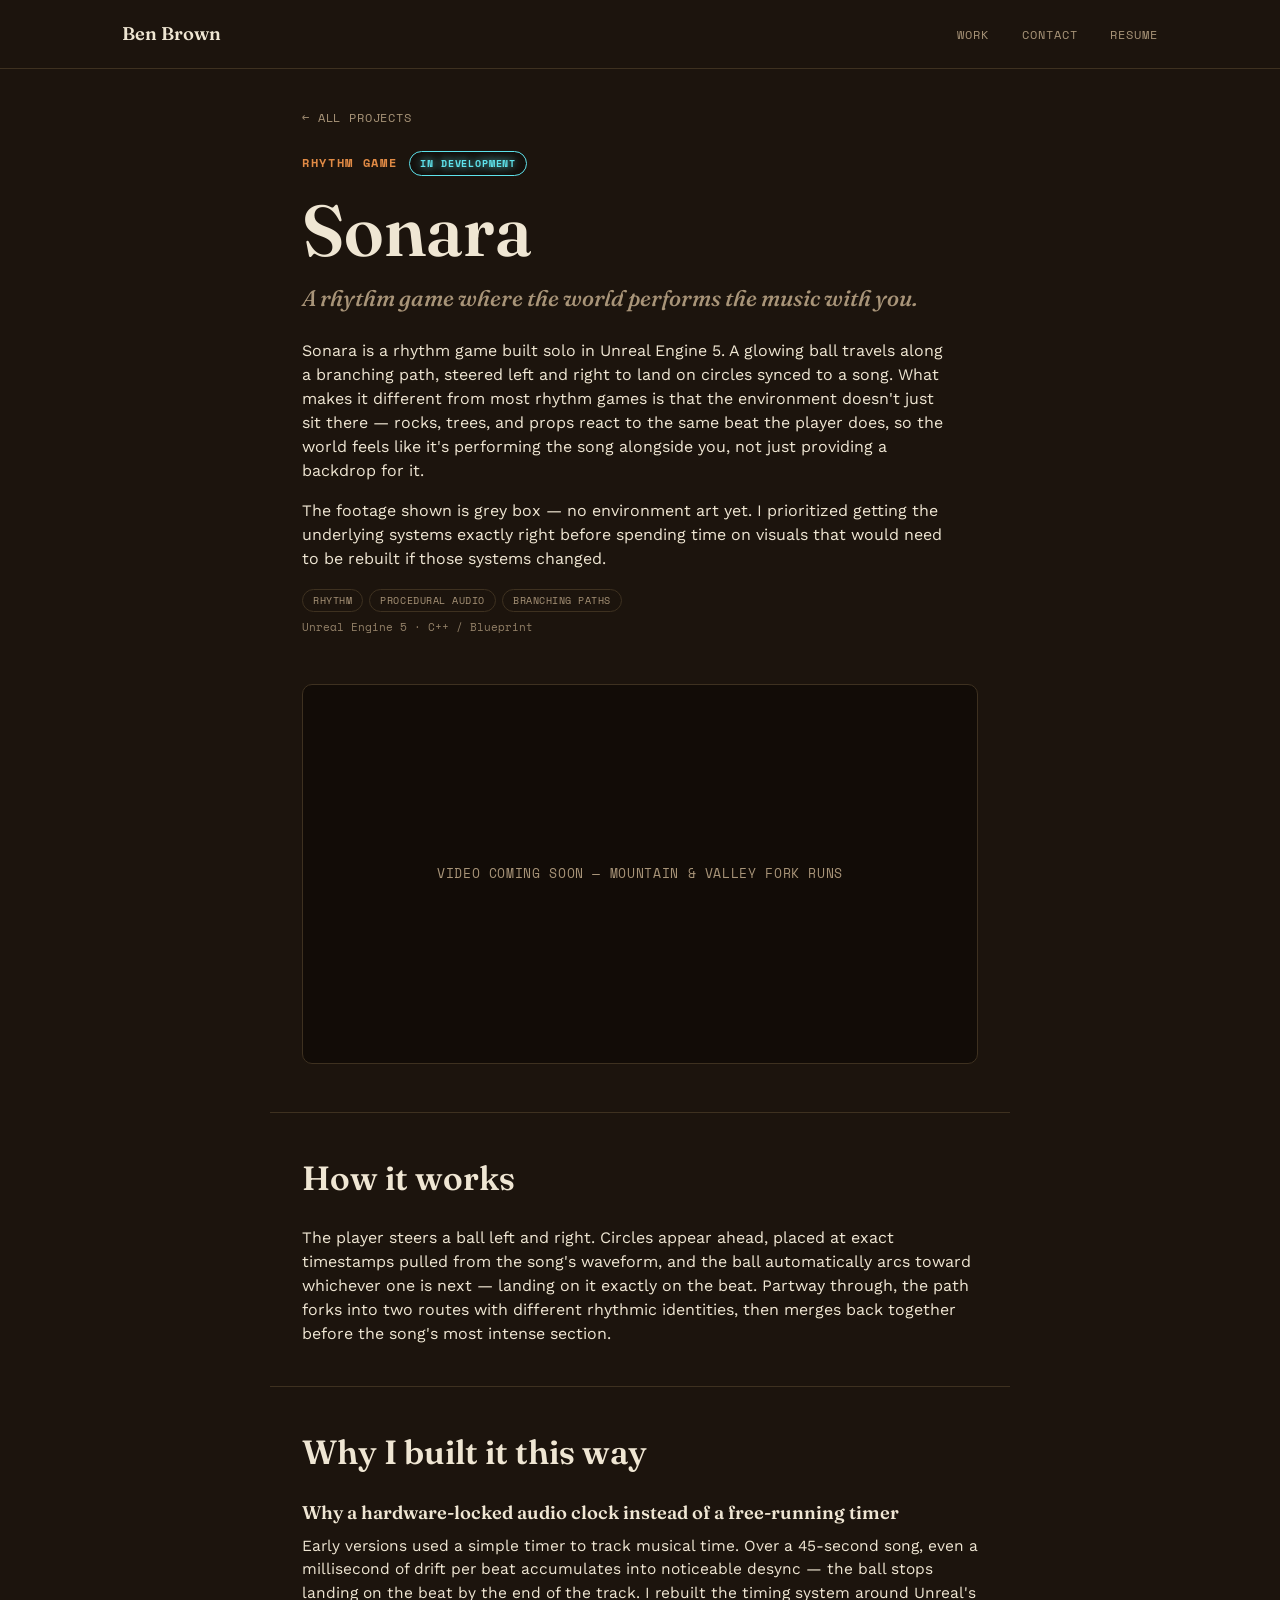
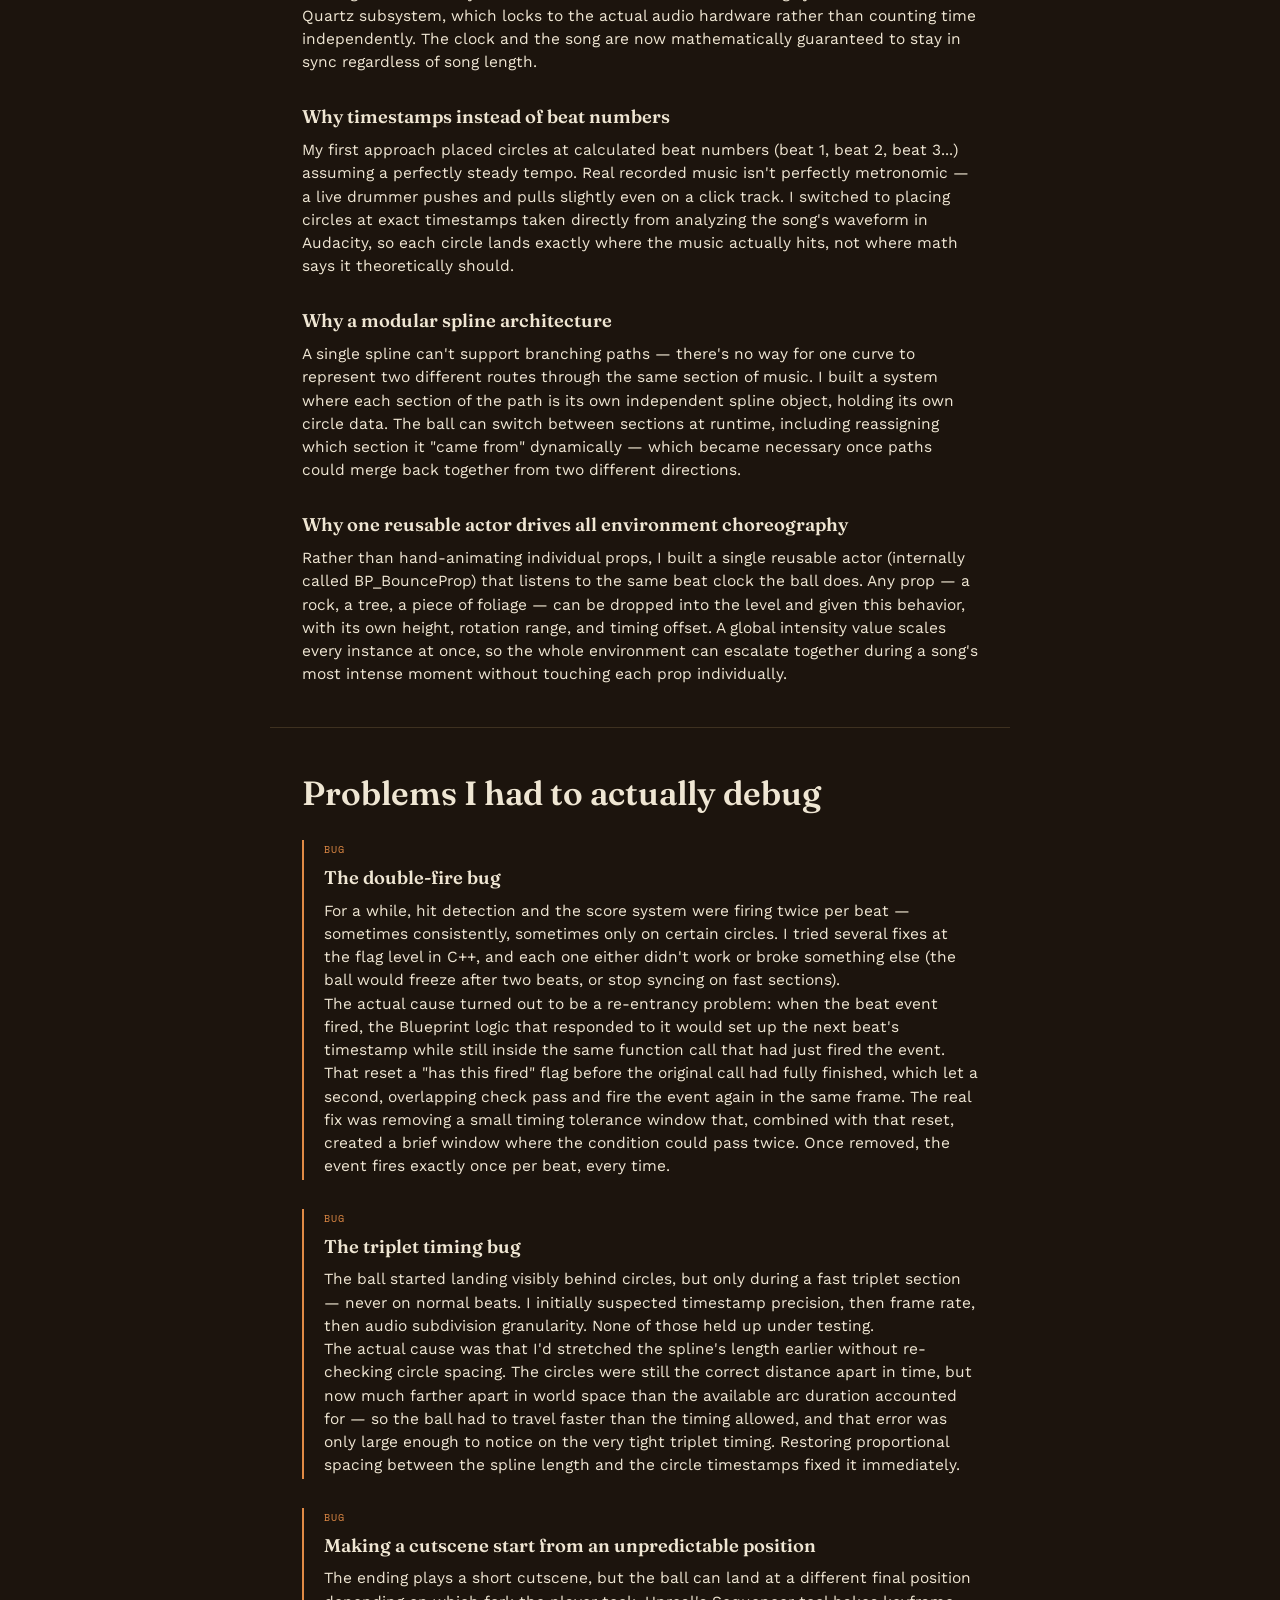
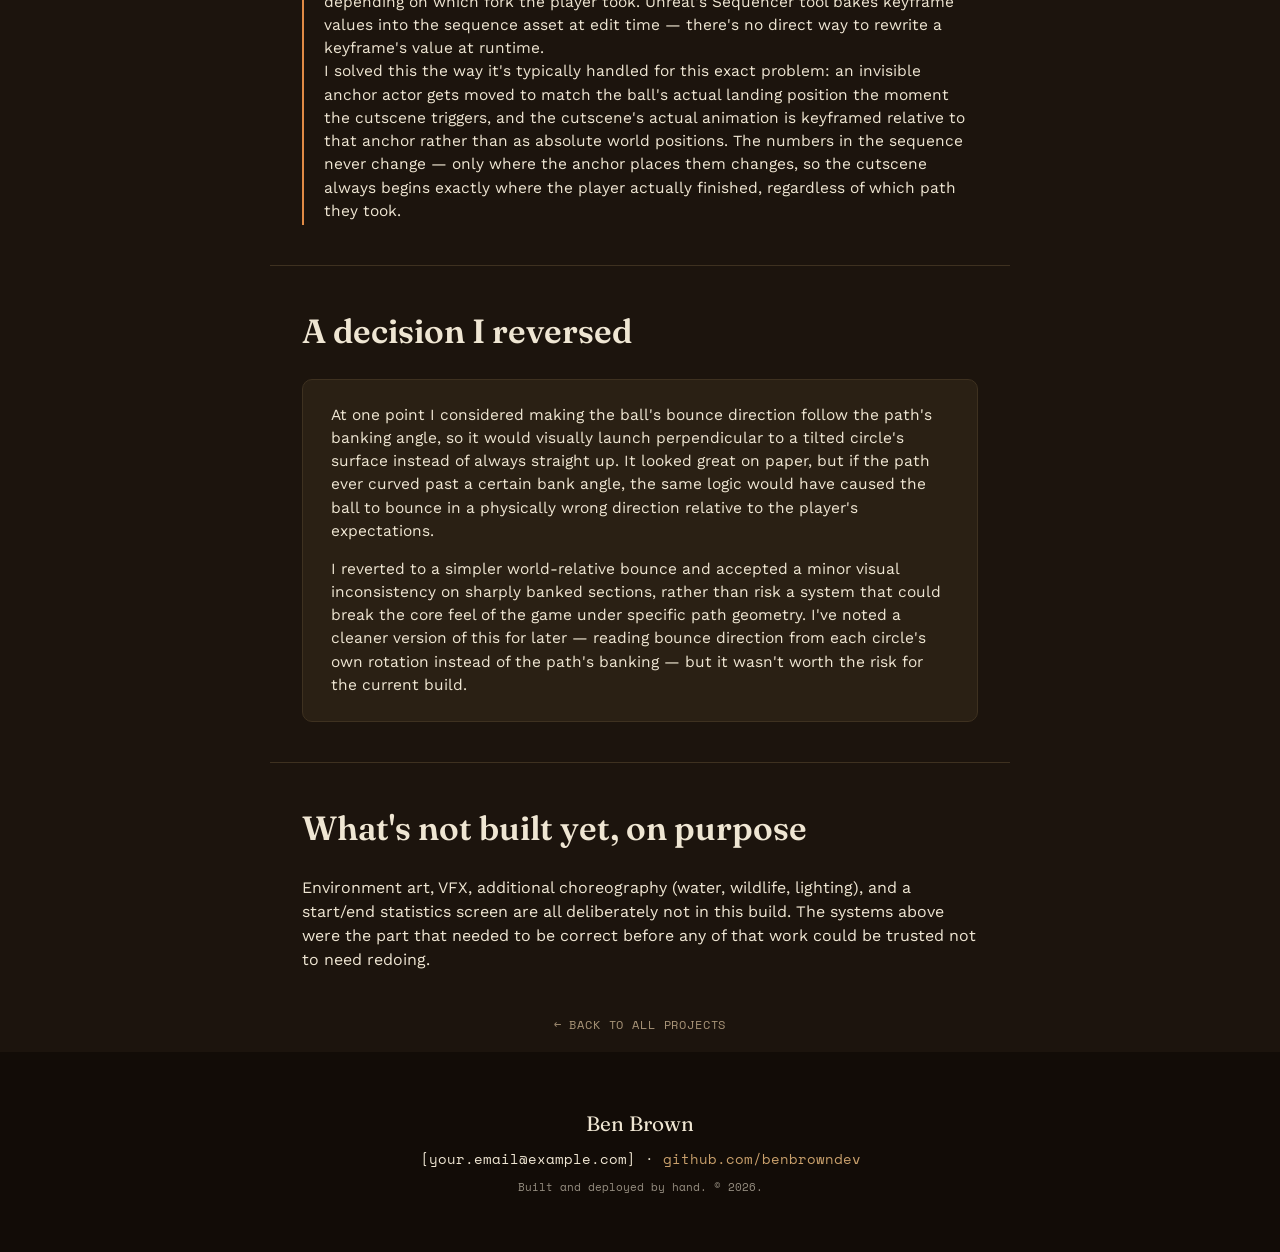
<file: sonara.html.html>
<!DOCTYPE html>
<html lang="en">
<head>
<meta charset="UTF-8">
<meta name="viewport" content="width=device-width, initial-scale=1.0">
<title>Sonara — Ben Brown</title>
<meta name="description" content="Sonara: a rhythm game built solo in Unreal Engine 5, where the world performs the music with you.">
<meta name="color-scheme" content="light">
<meta property="og:title" content="Sonara — Ben Brown">
<meta property="og:description" content="A rhythm game where the world performs the music with you, built solo in Unreal Engine 5.">

<link rel="preconnect" href="https://fonts.googleapis.com">
<link rel="preconnect" href="https://fonts.gstatic.com" crossorigin>
<link href="https://fonts.googleapis.com/css2?family=Fraunces:opsz,wght@9..144,300;9..144,500;9..144,600;9..144,900&family=Space+Mono:wght@400;700&family=Work+Sans:wght@400;500;600&display=swap" rel="stylesheet">
<link rel="stylesheet" href="styles.css">
</head>
<body>

<a class="skip-link" href="#main-content">Skip to content</a>

<header class="nav">
  <div class="nav-inner">
    <a class="nav-name" href="index.html">Ben Brown</a>
    <nav class="nav-links" aria-label="Primary">
      <a href="index.html#work">Work</a>
      <a href="#contact">Contact</a>
      <a href="resume.html">Resume</a>
    </nav>
  </div>
</header>

<main id="main-content">

  <a class="breadcrumb" href="index.html#work">← All Projects</a>

  <section class="project-header">
    <p class="eyebrow">Rhythm Game<span class="badge badge-glow badge-inline">In Development</span></p>
    <h1 class="project-title">Sonara</h1>
    <p class="tagline">A rhythm game where the world performs the music with you.</p>
    <div class="project-intro">
      <p>Sonara is a rhythm game built solo in Unreal Engine 5. A glowing ball travels along a branching path, steered left and right to land on circles synced to a song. What makes it different from most rhythm games is that the environment doesn't just sit there — rocks, trees, and props react to the same beat the player does, so the world feels like it's performing the song alongside you, not just providing a backdrop for it.</p>
      <p>The footage shown is grey box — no environment art yet. I prioritized getting the underlying systems exactly right before spending time on visuals that would need to be rebuilt if those systems changed.</p>
    </div>
    <ul class="tags">
      <li>Rhythm</li><li>Procedural Audio</li><li>Branching Paths</li>
    </ul>
    <p class="tile-engine">Unreal Engine 5 · C++ / Blueprint</p>
  </section>

  <div class="video-frame">
    <div class="frame-inner">
      <p>Video coming soon — mountain &amp; valley fork runs</p>
      <!--
        Once the video is uploaded to YouTube (unlisted), delete the <p> above
        and uncomment/edit this iframe with your real video ID:

        <iframe
          src="https://www.youtube.com/embed/YOUR_VIDEO_ID"
          title="Sonara gameplay"
          allow="accelerometer; autoplay; clipboard-write; encrypted-media; gyroscope; picture-in-picture"
          allowfullscreen>
        </iframe>
      -->
    </div>
  </div>

  <hr class="section-divider">

  <section class="content-section">
    <h2>How it works</h2>
    <p>The player steers a ball left and right. Circles appear ahead, placed at exact timestamps pulled from the song's waveform, and the ball automatically arcs toward whichever one is next — landing on it exactly on the beat. Partway through, the path forks into two routes with different rhythmic identities, then merges back together before the song's most intense section.</p>
  </section>

  <hr class="section-divider">

  <section class="content-section">
    <h2>Why I built it this way</h2>

    <div class="subsection">
      <h3>Why a hardware-locked audio clock instead of a free-running timer</h3>
      <p>Early versions used a simple timer to track musical time. Over a 45-second song, even a millisecond of drift per beat accumulates into noticeable desync — the ball stops landing on the beat by the end of the track. I rebuilt the timing system around Unreal's Quartz subsystem, which locks to the actual audio hardware rather than counting time independently. The clock and the song are now mathematically guaranteed to stay in sync regardless of song length.</p>
    </div>

    <div class="subsection">
      <h3>Why timestamps instead of beat numbers</h3>
      <p>My first approach placed circles at calculated beat numbers (beat 1, beat 2, beat 3...) assuming a perfectly steady tempo. Real recorded music isn't perfectly metronomic — a live drummer pushes and pulls slightly even on a click track. I switched to placing circles at exact timestamps taken directly from analyzing the song's waveform in Audacity, so each circle lands exactly where the music actually hits, not where math says it theoretically should.</p>
    </div>

    <div class="subsection">
      <h3>Why a modular spline architecture</h3>
      <p>A single spline can't support branching paths — there's no way for one curve to represent two different routes through the same section of music. I built a system where each section of the path is its own independent spline object, holding its own circle data. The ball can switch between sections at runtime, including reassigning which section it "came from" dynamically — which became necessary once paths could merge back together from two different directions.</p>
    </div>

    <div class="subsection">
      <h3>Why one reusable actor drives all environment choreography</h3>
      <p>Rather than hand-animating individual props, I built a single reusable actor (internally called BP_BounceProp) that listens to the same beat clock the ball does. Any prop — a rock, a tree, a piece of foliage — can be dropped into the level and given this behavior, with its own height, rotation range, and timing offset. A global intensity value scales every instance at once, so the whole environment can escalate together during a song's most intense moment without touching each prop individually.</p>
    </div>
  </section>

  <hr class="section-divider">

  <section class="content-section">
    <h2>Problems I had to actually debug</h2>

    <div class="bug-block">
      <span class="bug-tag">Bug</span>
      <h3>The double-fire bug</h3>
      <p>For a while, hit detection and the score system were firing twice per beat — sometimes consistently, sometimes only on certain circles. I tried several fixes at the flag level in C++, and each one either didn't work or broke something else (the ball would freeze after two beats, or stop syncing on fast sections).</p>
      <p>The actual cause turned out to be a re-entrancy problem: when the beat event fired, the Blueprint logic that responded to it would set up the next beat's timestamp while still inside the same function call that had just fired the event. That reset a "has this fired" flag before the original call had fully finished, which let a second, overlapping check pass and fire the event again in the same frame. The real fix was removing a small timing tolerance window that, combined with that reset, created a brief window where the condition could pass twice. Once removed, the event fires exactly once per beat, every time.</p>
    </div>

    <div class="bug-block">
      <span class="bug-tag">Bug</span>
      <h3>The triplet timing bug</h3>
      <p>The ball started landing visibly behind circles, but only during a fast triplet section — never on normal beats. I initially suspected timestamp precision, then frame rate, then audio subdivision granularity. None of those held up under testing.</p>
      <p>The actual cause was that I'd stretched the spline's length earlier without re-checking circle spacing. The circles were still the correct distance apart in time, but now much farther apart in world space than the available arc duration accounted for — so the ball had to travel faster than the timing allowed, and that error was only large enough to notice on the very tight triplet timing. Restoring proportional spacing between the spline length and the circle timestamps fixed it immediately.</p>
    </div>

    <div class="bug-block">
      <span class="bug-tag">Bug</span>
      <h3>Making a cutscene start from an unpredictable position</h3>
      <p>The ending plays a short cutscene, but the ball can land at a different final position depending on which fork the player took. Unreal's Sequencer tool bakes keyframe values into the sequence asset at edit time — there's no direct way to rewrite a keyframe's value at runtime.</p>
      <p>I solved this the way it's typically handled for this exact problem: an invisible anchor actor gets moved to match the ball's actual landing position the moment the cutscene triggers, and the cutscene's actual animation is keyframed relative to that anchor rather than as absolute world positions. The numbers in the sequence never change — only where the anchor places them changes, so the cutscene always begins exactly where the player actually finished, regardless of which path they took.</p>
    </div>
  </section>

  <hr class="section-divider">

  <section class="content-section">
    <h2>A decision I reversed</h2>
    <div class="decision-block">
      <p>At one point I considered making the ball's bounce direction follow the path's banking angle, so it would visually launch perpendicular to a tilted circle's surface instead of always straight up. It looked great on paper, but if the path ever curved past a certain bank angle, the same logic would have caused the ball to bounce in a physically wrong direction relative to the player's expectations.</p>
      <p>I reverted to a simpler world-relative bounce and accepted a minor visual inconsistency on sharply banked sections, rather than risk a system that could break the core feel of the game under specific path geometry. I've noted a cleaner version of this for later — reading bounce direction from each circle's own rotation instead of the path's banking — but it wasn't worth the risk for the current build.</p>
    </div>
  </section>

  <hr class="section-divider">

  <section class="content-section">
    <h2>What's not built yet, on purpose</h2>
    <p>Environment art, VFX, additional choreography (water, wildlife, lighting), and a start/end statistics screen are all deliberately not in this build. The systems above were the part that needed to be correct before any of that work could be trusted not to need redoing.</p>
  </section>

  <nav class="footer-nav">
    <a href="index.html#work">← Back to all projects</a>
  </nav>

</main>

<footer id="contact">
  <p class="footer-name">Ben Brown</p>
  <p class="footer-contact">[your.email@example.com] · <a href="https://github.com/benbrowndev">github.com/benbrowndev</a></p>
  <p class="footer-meta">Built and deployed by hand. © 2026.</p>
</footer>

</body>
</html>
</file>
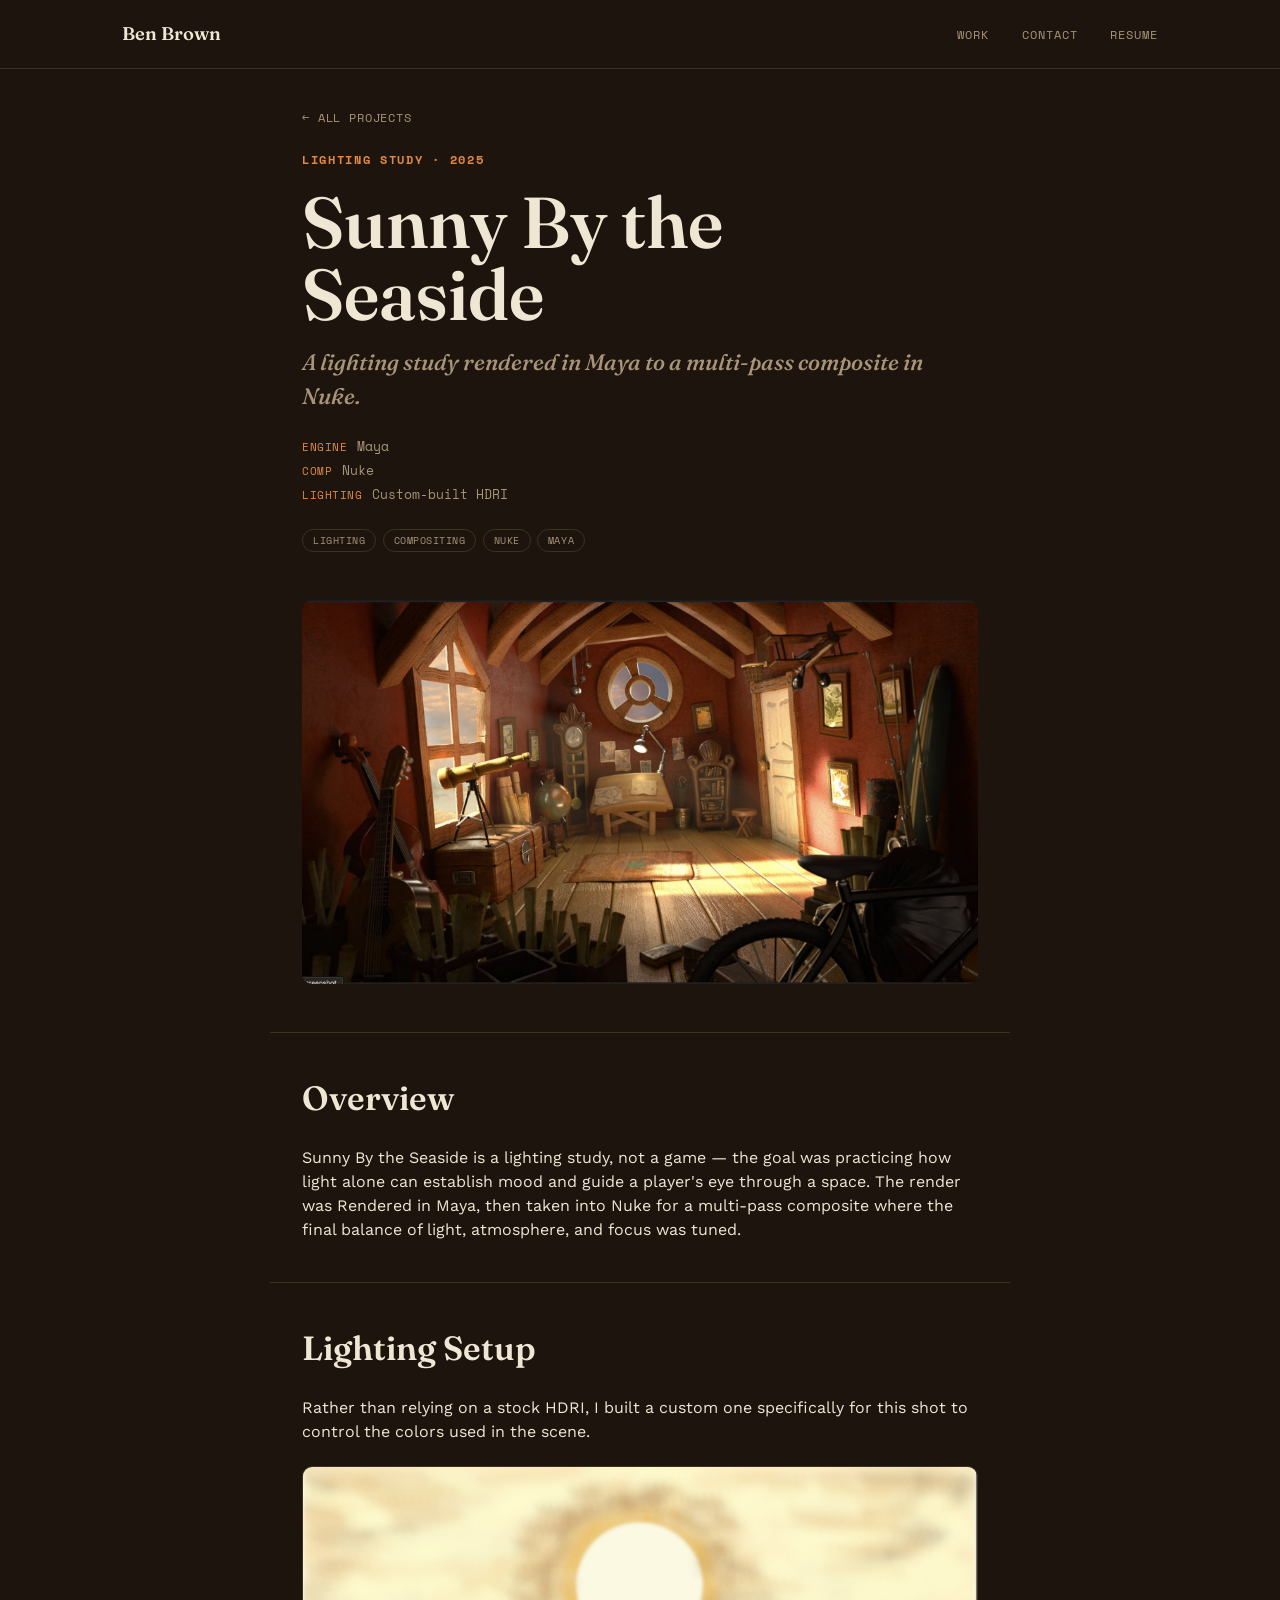
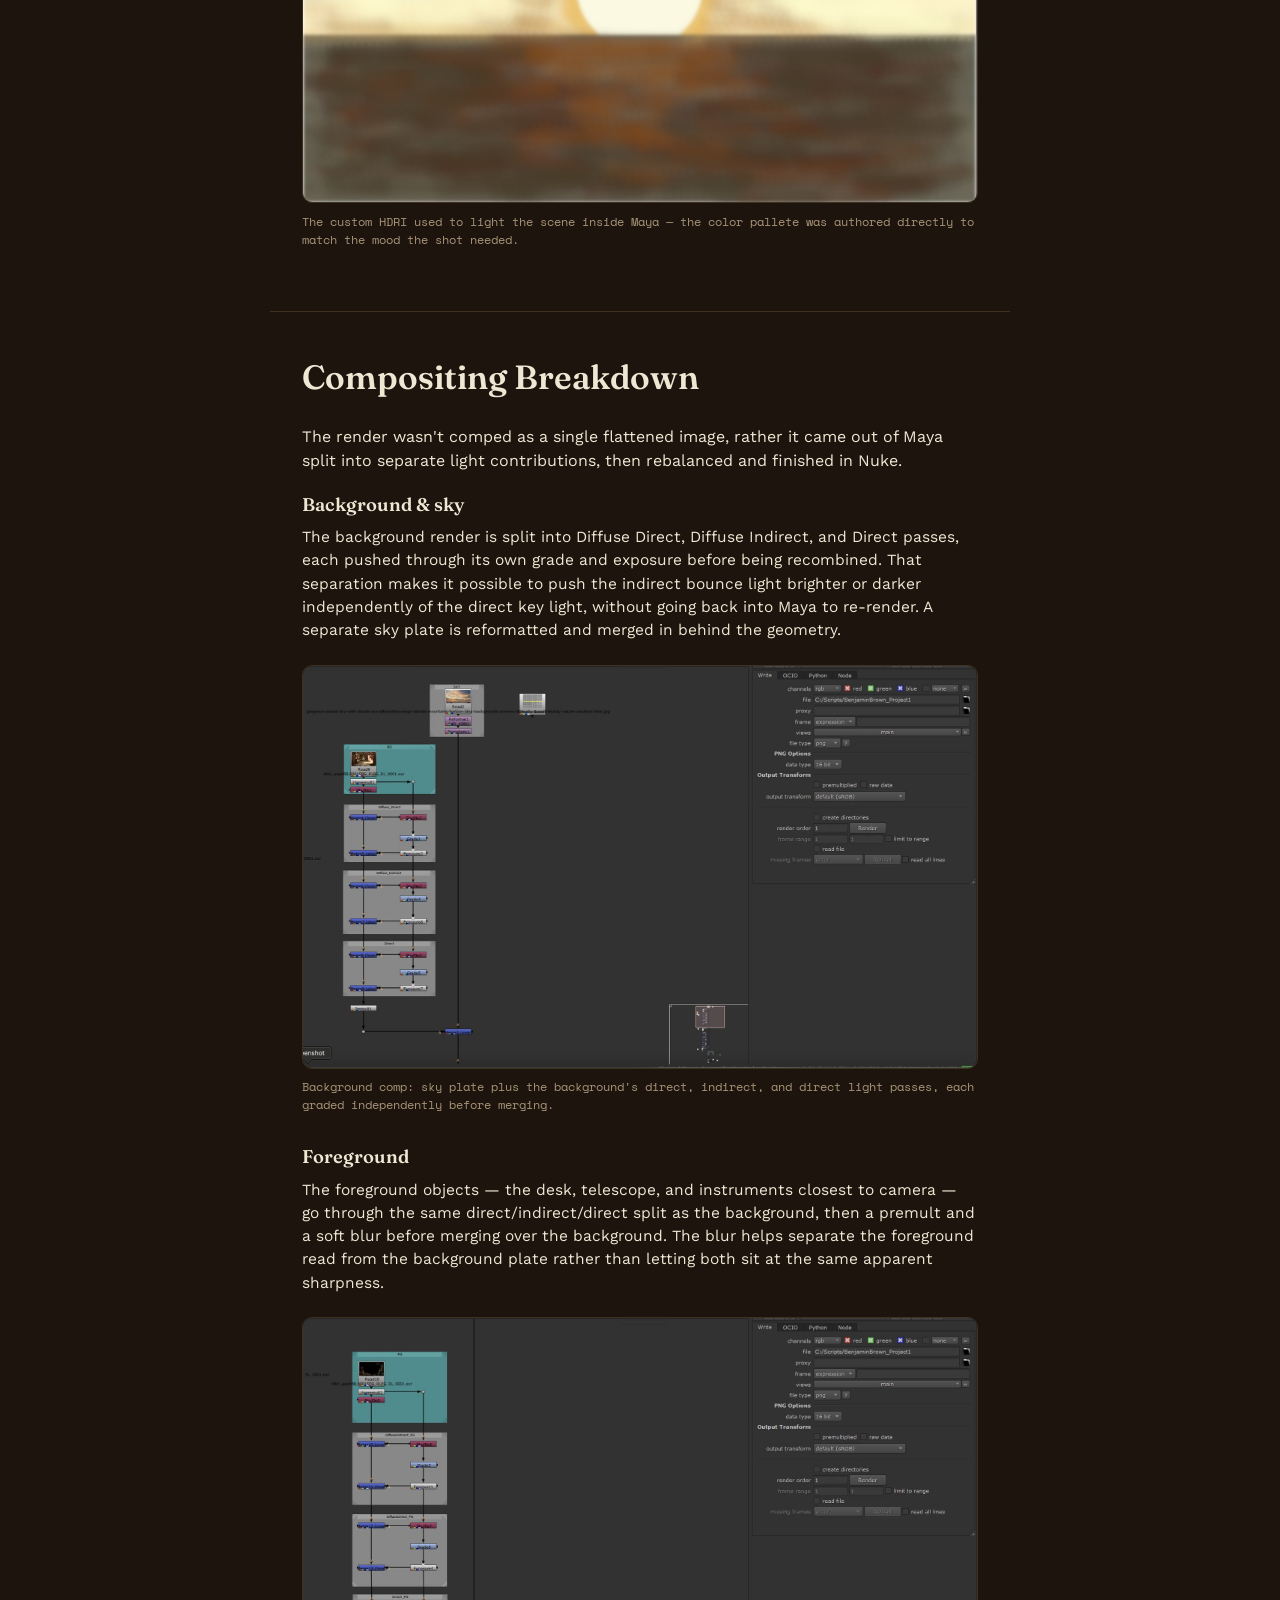
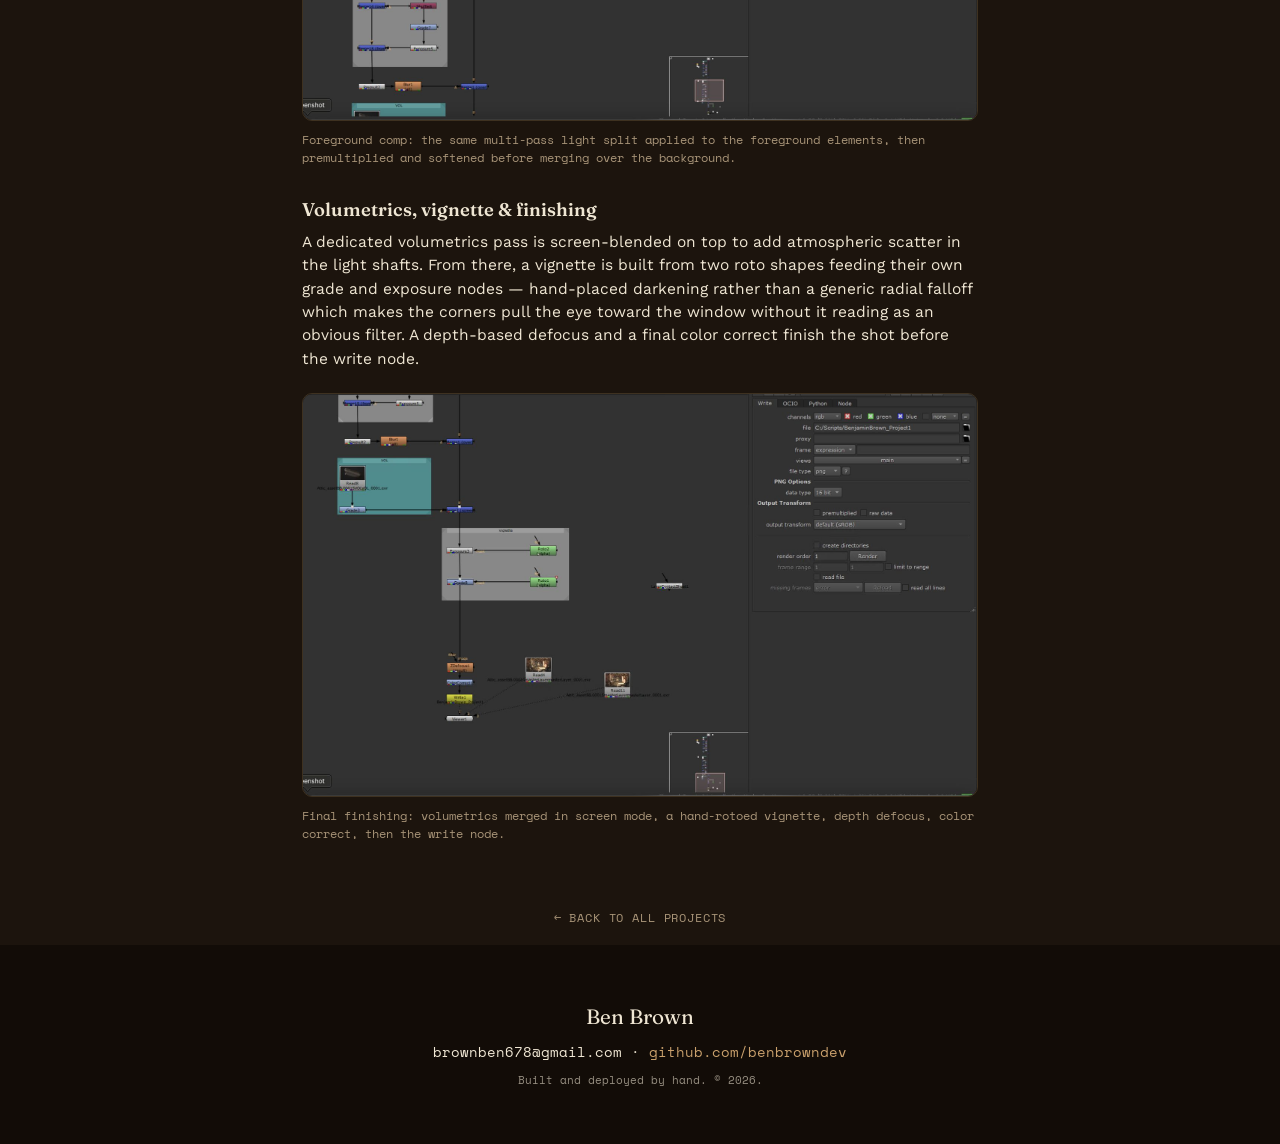
<file: sunnybytheseaside.html>
<!DOCTYPE html>
<html lang="en">
<head>
<meta charset="UTF-8">
<meta name="viewport" content="width=device-width, initial-scale=1.0">
<title>Sunny By the Seaside — Ben Brown</title>
<meta name="description" content="Sunny By the Seaside: a lighting study rendered in Maya with a custom HDRI, composited in Nuke across multiple light passes.">
<meta name="color-scheme" content="light">

<link rel="preconnect" href="https://fonts.googleapis.com">
<link rel="preconnect" href="https://fonts.gstatic.com" crossorigin>
<link href="https://fonts.googleapis.com/css2?family=Fraunces:opsz,wght@9..144,300;9..144,500;9..144,600;9..144,900&family=Space+Mono:wght@400;700&family=Work+Sans:wght@400;500;600&display=swap" rel="stylesheet">
<link rel="stylesheet" href="styles.css">
</head>
<body>

<a class="skip-link" href="#main-content">Skip to content</a>

<header class="nav">
  <div class="nav-inner">
    <a class="nav-name" href="index.html">Ben Brown</a>
    <nav class="nav-links" aria-label="Primary">
      <a href="index.html#work">Work</a>
      <a href="#contact">Contact</a>
      <a href="resume.html">Resume</a>
    </nav>
  </div>
</header>

<main id="main-content">

  <a class="breadcrumb" href="index.html#work">← All Projects</a>

  <section class="project-header">
    <p class="eyebrow">Lighting Study · 2025</p>
    <h1 class="project-title">Sunny By the Seaside</h1>
    <p class="tagline">A lighting study rendered in Maya to a multi-pass composite in Nuke.</p>

    <div class="role-meta">
      <p><span>Engine</span>Maya</p>
      <p><span>Comp</span>Nuke</p>
      <p><span>Lighting</span>Custom-built HDRI</p>
    </div>

    <ul class="tags">
      <li>Lighting</li><li>Compositing</li><li>Nuke</li><li>Maya</li>
    </ul>
  </section>

  <div class="video-frame">
    <img class="hero-image" src="sunnybytheseaside-final.jpg" alt="Final rendered and composited shot of a sunlit attic room, with a telescope, bicycle, globe, and instruments lit by warm light through a round window">
  </div>

  <hr class="section-divider">

  <section class="content-section">
    <h2>Overview</h2>
    <p>Sunny By the Seaside is a lighting study, not a game — the goal was practicing how light alone can establish mood and guide a player's eye through a space. The render was Rendered in Maya, then taken into Nuke for a multi-pass composite where the final balance of light, atmosphere, and focus was tuned.</p>
  </section>

  <hr class="section-divider">

  <section class="content-section">
    <h2>Lighting Setup</h2>
    <p>Rather than relying on a stock HDRI, I built a custom one specifically for this shot to control the colors used in the scene.</p>

    <figure class="content-figure">
      <img src="sunnybytheseaside-hdri.jpg" alt="Custom HDRI created for lighting the scene, showing a soft warm sun low on the horizon against a hazy sky">
      <figcaption>The custom HDRI used to light the scene inside Maya — the color pallete was authored directly to match the mood the shot needed.</figcaption>
    </figure>
  </section>

  <hr class="section-divider">

  <section class="content-section">
    <h2>Compositing Breakdown</h2>
    <p>The render wasn't comped as a single flattened image, rather it came out of Maya split into separate light contributions, then rebalanced and finished in Nuke.</p>

    <div class="subsection">
      <h3>Background &amp; sky</h3>
      <p>The background render is split into Diffuse Direct, Diffuse Indirect, and Direct passes, each pushed through its own grade and exposure before being recombined. That separation makes it possible to push the indirect bounce light brighter or darker independently of the direct key light, without going back into Maya to re-render. A separate sky plate is reformatted and merged in behind the geometry.</p>
      <figure class="content-figure">
        <img src="sunnybytheseaside-nuke-bg.jpg" alt="Nuke node graph showing the sky plate and background diffuse direct, diffuse indirect, and direct passes being shuffled, graded, and merged">
        <figcaption>Background comp: sky plate plus the background's direct, indirect, and direct light passes, each graded independently before merging.</figcaption>
      </figure>
    </div>

    <div class="subsection">
      <h3>Foreground</h3>
      <p>The foreground objects — the desk, telescope, and instruments closest to camera — go through the same direct/indirect/direct split as the background, then a premult and a soft blur before merging over the background. The blur helps separate the foreground read from the background plate rather than letting both sit at the same apparent sharpness.</p>
      <figure class="content-figure">
        <img src="sunnybytheseaside-nuke-fg.jpg" alt="Nuke node graph showing the foreground diffuse indirect, diffuse direct, and direct passes being merged, premultiplied, and blurred before compositing over the background">
        <figcaption>Foreground comp: the same multi-pass light split applied to the foreground elements, then premultiplied and softened before merging over the background.</figcaption>
      </figure>
    </div>

    <div class="subsection">
      <h3>Volumetrics, vignette &amp; finishing</h3>
      <p>A dedicated volumetrics pass is screen-blended on top to add atmospheric scatter in the light shafts. From there, a vignette is built from two roto shapes feeding their own grade and exposure nodes — hand-placed darkening rather than a generic radial falloff which makes the corners pull the eye toward the window without it reading as an obvious filter. A depth-based defocus and a final color correct finish the shot before the write node.</p>
      <figure class="content-figure">
        <img src="sunnybytheseaside-nuke-comp.jpg" alt="Nuke node graph showing the volumetrics pass screen-blended in, a roto-based vignette, depth defocus, color correct, and the final write node">
        <figcaption>Final finishing: volumetrics merged in screen mode, a hand-rotoed vignette, depth defocus, color correct, then the write node.</figcaption>
      </figure>
    </div>
  </section>

  <nav class="footer-nav">
    <a href="index.html#work">← Back to all projects</a>
  </nav>

</main>

<footer id="contact">
  <p class="footer-name">Ben Brown</p>
  <p class="footer-contact">brownben678@gmail.com · <a href="https://github.com/benbrowndev">github.com/benbrowndev</a></p>
  <p class="footer-meta">Built and deployed by hand. © 2026.</p>
</footer>

</body>
</html>
</file>
<file: styles.css>
:root{
    --bg:#1C140D;
    --bg-deep:#120C07;
    --ink:#EFE6D3;
    --ink-soft:#A89478;
    --card:#2A2014;
    --line:#3E3120;
    --accent:#E08A45;
    --accent-soft:#C9A06C;
    --glow:#5FE3EC;
  }

  *{box-sizing:border-box;}
  html{-webkit-font-smoothing:antialiased;}
  @media (prefers-reduced-motion:no-preference){ html{scroll-behavior:smooth;} }

  body{
    margin:0;
    background:var(--bg);
    color:var(--ink);
    font-family:'Work Sans',sans-serif;
    line-height:1.5;
  }

  a{color:inherit;}
  a:focus-visible, button:focus-visible{
    outline:2px solid var(--accent);
    outline-offset:3px;
    border-radius:2px;
  }

  .skip-link{
    position:absolute;
    left:-999px;
    top:auto;
    background:var(--accent);
    color:var(--bg-deep);
    padding:.6rem 1rem;
    z-index:999;
    font-family:'Space Mono',monospace;
    font-size:.8rem;
    text-decoration:none;
    border-radius:4px;
  }
  .skip-link:focus{ left:1rem; top:1rem; }

  /* ---------- nav ---------- */
  header.nav{
    position:sticky;
    top:0;
    background:var(--bg);
    border-bottom:1px solid var(--line);
    z-index:50;
  }
  .nav-inner{
    max-width:1100px;
    margin:0 auto;
    padding:1.25rem 2rem;
    display:flex;
    align-items:center;
    justify-content:space-between;
  }
  .nav-name{
    font-family:'Fraunces',serif;
    font-weight:600;
    font-size:1.15rem;
    text-decoration:none;
    color:var(--ink);
  }
  .nav-links a{
    font-family:'Space Mono',monospace;
    font-size:.72rem;
    text-transform:uppercase;
    letter-spacing:.08em;
    text-decoration:none;
    color:var(--ink-soft);
    margin-left:1.75rem;
    padding-bottom:3px;
    border-bottom:1px solid transparent;
    transition:border-color .2s,color .2s;
  }
  .nav-links a:hover{ color:var(--ink); border-color:var(--accent); }

  /* ---------- hero ---------- */
  .hero{
    max-width:1100px;
    margin:0 auto;
    padding:6rem 2rem 4rem;
  }
  .eyebrow{
    font-family:'Space Mono',monospace;
    font-weight:700;
    text-transform:uppercase;
    letter-spacing:.14em;
    font-size:.75rem;
    color:var(--accent);
    margin:0 0 1.1rem;
  }
  .hero h1{
    font-family:'Fraunces',serif;
    font-weight:600;
    font-size:clamp(3rem,9vw,6.5rem);
    line-height:.96;
    letter-spacing:-.01em;
    margin:0;
  }
  .bio{
    max-width:52ch;
    font-size:clamp(1rem,1.3vw,1.15rem);
    color:var(--ink);
    margin:1.6rem 0 1.4rem;
  }
  .stat-line{
    font-family:'Space Mono',monospace;
    font-size:.85rem;
    letter-spacing:.03em;
    color:var(--ink-soft);
  }
  .stat-line span{ color:var(--accent); margin:0 .5em; }

  .resume-btn{
    display:inline-block;
    margin-top:1.9rem;
    padding:.7rem 1.6rem;
    font-family:'Space Mono',monospace;
    font-size:.78rem;
    text-transform:uppercase;
    letter-spacing:.08em;
    color:var(--ink);
    border:1px solid var(--accent);
    border-radius:999px;
    text-decoration:none;
    transition:background .2s ease, color .2s ease;
  }
  .resume-btn:hover{
    background:var(--accent);
    color:var(--bg-deep);
  }

  .divider{
    max-width:1100px;
    margin:0 auto;
    border:none;
    border-top:1px solid var(--line);
  }

  @media (prefers-reduced-motion:no-preference){
    .eyebrow,.hero h1,.bio,.stat-line,.resume-btn{ animation:heroIn .7s ease both; }
    .eyebrow{ animation-delay:0s; }
    .hero h1{ animation-delay:.08s; }
    .bio{ animation-delay:.16s; }
    .stat-line{ animation-delay:.24s; }
    .resume-btn{ animation-delay:.32s; }
  }
  @keyframes heroIn{
    from{ opacity:0; transform:translateY(14px); }
    to{ opacity:1; transform:none; }
  }

  /* ---------- work / grid ---------- */
  section.work{
    max-width:1100px;
    margin:0 auto;
    padding:2rem 2rem 6rem;
  }
  section.work h2{
    font-family:'Fraunces',serif;
    font-weight:600;
    font-size:clamp(2rem,4vw,2.75rem);
    margin:0 0 2rem;
  }
  .section-heading{
    font-family:'Fraunces',serif;
    font-weight:600;
    font-size:clamp(1.4rem,2.5vw,1.8rem);
    margin:0 0 1.4rem;
    color:var(--ink);
  }
  .section-heading-other{
    font-family:'Fraunces',serif;
    font-weight:600;
    font-size:clamp(1.2rem,2vw,1.5rem);
    margin:3rem 0 1.2rem;
    color:var(--ink-soft);
  }

  /* featured 2-column grid */
  .grid-featured{
    display:grid;
    grid-template-columns:repeat(2,1fr);
    gap:2rem;
    margin-bottom:0;
  }
  .grid-featured .tile-featured{
    border:1px solid var(--line);
  }
  /* standard 3-column grid for other projects */
  .grid{
    display:grid;
    grid-template-columns:repeat(3,1fr);
    gap:2rem;
  }

  /* featured tile — bigger media, larger title, square corners */
  .tile-featured{ border-radius:0; }
  .tile-featured .tile-media{ aspect-ratio:16/9; border-radius:0; }
  .tile-featured .tile-title{ font-size:1.7rem; }
  .tile-featured .tile-body{ padding:1.5rem 1.6rem 1.8rem; }

  @media (max-width:980px){
    .grid{ grid-template-columns:repeat(2,1fr); }
    .grid-featured{ grid-template-columns:repeat(2,1fr); }
  }
  @media (max-width:620px){
    .grid{ grid-template-columns:1fr; }
    .grid-featured{ grid-template-columns:1fr; }
    .hero{ padding:4rem 1.25rem 2.5rem; }
    section.work{ padding:1rem 1.25rem 4rem; }
    .nav-inner{ padding:1rem 1.25rem; }
    .nav-links a{ margin-left:1.1rem; }
  }

  .tile{
    background:var(--card);
    border:1px solid var(--line);
    border-radius:14px;
    overflow:hidden;
    display:flex;
    flex-direction:column;
    text-decoration:none;
    color:inherit;
    transition:transform .25s ease, box-shadow .25s ease, border-color .25s ease;
  }
  .tile:visited{ color:inherit; }
  .tile:focus-visible{ outline:2px solid var(--accent); outline-offset:3px; }
  .tile:hover, .tile:focus-within{
    transform:translateY(-6px);
    border-color:var(--accent);
    box-shadow:0 18px 32px rgba(0,0,0,.55);
  }

  .tile-media{
    position:relative;
    aspect-ratio:4/3;
    display:flex;
    align-items:center;
    justify-content:center;
  }
  .tile-icon{ width:42px; height:42px; color:var(--ink-soft); opacity:.55; }
  .tile-media img{
    width:100%;
    height:100%;
    object-fit:cover;
    display:block;
  }

  .media-physics{ background:linear-gradient(135deg,#3A2A1C,#221710); }
  .media-rig{ background:linear-gradient(135deg,#352618,#1F1610); }
  .media-light{ background:linear-gradient(135deg,#3D2C1A,#231810); }
  .media-grid{ background:linear-gradient(135deg,#332414,#1E150E); }
  .media-team{ background:linear-gradient(135deg,#3A2A18,#211710); }
  .media-spark{ background:linear-gradient(135deg,#352719,#1F1610); }

  .media-sonara{ background:#0A0807; }
  .glow-orb{
    width:90px; height:90px;
    border-radius:50%;
    background:var(--glow);
    filter:blur(18px);
    opacity:.75;
    box-shadow:0 0 60px 12px var(--glow);
  }
  @media (prefers-reduced-motion:no-preference){
    .glow-orb{ animation:glowPulse 4s ease-in-out infinite; }
  }
  @keyframes glowPulse{
    0%,100%{ opacity:.65; transform:scale(1); }
    50%{ opacity:1; transform:scale(1.08); }
  }

  .badge{
    position:absolute;
    top:12px; left:12px;
    font-family:'Space Mono',monospace;
    font-size:.65rem;
    text-transform:uppercase;
    letter-spacing:.08em;
    padding:4px 10px;
    border-radius:999px;
    border:1px solid var(--line);
    background:var(--card);
    color:var(--ink-soft);
  }
  .badge-glow{
    border-color:var(--glow);
    color:var(--glow);
    background:rgba(10,10,10,.4);
    text-shadow:0 0 8px var(--glow);
  }
  .badge-inline{
    position:static;
    display:inline-block;
    vertical-align:middle;
    margin-left:.75rem;
  }

  .tile-body{
    padding:1.25rem 1.4rem 1.5rem;
    display:flex;
    flex-direction:column;
    gap:.5rem;
    flex:1;
  }
  .tile-meta{
    font-family:'Space Mono',monospace;
    font-size:.7rem;
    text-transform:uppercase;
    letter-spacing:.07em;
    color:var(--accent);
    margin:0;
  }
  .tile-title{
    font-family:'Fraunces',serif;
    font-weight:600;
    font-size:1.4rem;
    margin:0;
  }
  .tile-desc{
    font-size:.92rem;
    color:var(--ink-soft);
    margin:0;
    flex:1;
  }
  .tags{
    display:flex;
    flex-wrap:wrap;
    gap:.4rem;
    list-style:none;
    margin:.2rem 0 0;
    padding:0;
  }
  .tags li{
    font-family:'Space Mono',monospace;
    font-size:.64rem;
    text-transform:uppercase;
    letter-spacing:.05em;
    border:1px solid var(--line);
    border-radius:999px;
    padding:3px 10px;
    color:var(--ink-soft);
  }
  .tile-engine{
    font-family:'Space Mono',monospace;
    font-size:.7rem;
    color:var(--ink-soft);
    opacity:.85;
    margin:.2rem 0 0;
  }

  /* ---------- footer ---------- */
  footer{
    background:var(--bg-deep);
    color:var(--ink);
    text-align:center;
    padding:3.5rem 2rem;
  }
  .footer-name{
    font-family:'Fraunces',serif;
    font-size:1.3rem;
    margin:0 0 .6rem;
  }
  .footer-contact{
    font-family:'Space Mono',monospace;
    font-size:.85rem;
    margin:0 0 .6rem;
  }
  .footer-contact a{ color:var(--accent-soft); text-decoration:none; border-bottom:1px solid transparent; }
  .footer-contact a:hover{ border-color:var(--accent-soft); }
  .footer-meta{
    font-family:'Space Mono',monospace;
    font-size:.7rem;
    opacity:.6;
    margin:0;
  }

  /* ---------- project pages ---------- */
  .breadcrumb{
    display:block;
    max-width:740px;
    margin:0 auto;
    padding:2.5rem 2rem 0;
    font-family:'Space Mono',monospace;
    font-size:.75rem;
    text-transform:uppercase;
    letter-spacing:.07em;
    color:var(--ink-soft);
    text-decoration:none;
  }
  .breadcrumb:hover{ color:var(--accent); }

  .project-header{
    max-width:740px;
    margin:0 auto;
    padding:1.5rem 2rem 3rem;
  }
  .project-title{
    font-family:'Fraunces',serif;
    font-weight:600;
    font-size:clamp(2.6rem,7vw,4.5rem);
    line-height:1;
    margin:.6rem 0 1rem;
  }
  .tagline{
    font-family:'Fraunces',serif;
    font-style:italic;
    font-weight:500;
    font-size:clamp(1.1rem,2vw,1.4rem);
    color:var(--ink-soft);
    margin:0 0 1.5rem;
    max-width:50ch;
  }
  .project-intro p{
    font-size:1rem;
    color:var(--ink);
    max-width:65ch;
    margin:0 0 1rem;
  }
  .project-intro p:last-child{ margin-bottom:0; }
  .project-header .tags{ margin-top:1.1rem; }
  .project-header .tile-engine{ margin-top:.4rem; }

  .video-frame{
    max-width:740px;
    margin:0 auto 3rem;
    padding:0 2rem;
  }
  .frame-inner{
    aspect-ratio:16/9;
    background:var(--bg-deep);
    border:1px solid var(--line);
    border-radius:10px;
    display:flex;
    align-items:center;
    justify-content:center;
    text-align:center;
    padding:2rem;
    overflow:hidden;
  }
  .frame-inner p{
    font-family:'Space Mono',monospace;
    font-size:.8rem;
    text-transform:uppercase;
    letter-spacing:.05em;
    color:var(--ink-soft);
    margin:0;
  }
  .frame-inner iframe{
    width:100%;
    height:100%;
    border:none;
  }

  .section-divider{
    max-width:740px;
    margin:0 auto;
    border:none;
    border-top:1px solid var(--line);
  }

  .content-section{
    max-width:740px;
    margin:0 auto;
    padding:2.5rem 2rem;
  }
  .content-section h2{
    font-family:'Fraunces',serif;
    font-weight:600;
    font-size:clamp(1.6rem,3vw,2.1rem);
    margin:0 0 1.4rem;
  }
  .content-section p{
    font-size:1rem;
    color:var(--ink);
    margin:0 0 1.1rem;
  }
  .content-section p:last-child{ margin-bottom:0; }
  .content-section > ul:not(.tags){
    margin:.6rem 0 1.1rem;
    padding-left:1.2rem;
  }
  .content-section > ul:not(.tags) li{
    font-size:1rem;
    color:var(--ink);
    margin-bottom:.5rem;
  }
  .content-section > ul:not(.tags) li:last-child{ margin-bottom:0; }
  .content-section > ul:not(.tags) li strong{ color:var(--accent); }
  .content-section code, .subsection code, .bug-block code{
    font-family:'Space Mono',monospace;
    background:var(--bg-deep);
    color:var(--accent);
    padding:.15em .4em;
    border-radius:4px;
    font-size:.88em;
  }

  .subsection{ margin:0 0 1.8rem; }
  .subsection:last-child{ margin-bottom:0; }
  .subsection h3{
    font-family:'Fraunces',serif;
    font-weight:600;
    font-size:1.15rem;
    margin:0 0 .5rem;
  }
  .subsection p{
    font-size:.97rem;
    color:var(--ink);
    margin:0 0 1rem;
  }
  .subsection p:last-child{ margin-bottom:0; }
  .subsection ul{
    margin:.6rem 0 0;
    padding-left:1.2rem;
  }
  .subsection ul li{
    font-size:.97rem;
    color:var(--ink);
    margin-bottom:.4rem;
  }
  .subsection ul li:last-child{ margin-bottom:0; }
  .subsection ul li strong{ color:var(--ink); }

  .role-meta{
    display:flex;
    flex-direction:column;
    gap:.3rem;
    margin:1rem 0 1.5rem;
  }
  .role-meta p{
    margin:0;
    font-family:'Space Mono',monospace;
    font-size:.8rem;
    color:var(--ink-soft);
  }
  .role-meta span{
    color:var(--accent);
    text-transform:uppercase;
    letter-spacing:.05em;
    font-size:.7rem;
    margin-right:.6rem;
  }

  .diagram-frame{
    background:var(--bg-deep);
    border:1px solid var(--line);
    border-radius:10px;
    padding:1.5rem;
    margin:1.4rem 0;
    display:flex;
    justify-content:center;
  }
  .diagram-frame svg{ max-width:100%; height:auto; }

  .content-figure{
    display:block;
    margin:1.4rem 0;
  }
  .content-figure img{
    display:block;
    width:100%;
    border:1px solid var(--line);
    border-radius:10px;
  }
  .content-figure figcaption{
    font-family:'Space Mono',monospace;
    font-size:.75rem;
    color:var(--ink-soft);
    margin-top:.6rem;
    line-height:1.5;
  }
  .hero-image{
    display:block;
    width:100%;
    border-radius:10px;
  }
  .image-frame{
    margin:0 0 1.4rem;
  }
  .image-frame img{
    display:block;
    width:100%;
    border:1px solid var(--line);
    border-radius:10px;
  }
  .image-row{
    display:flex;
    gap:1rem;
    margin:0 0 1.4rem;
  }
  .image-row .content-figure{
    flex:1;
    margin:0;
    min-width:0;
  }
  .image-row .content-figure img{
    width:100%;
    height:auto;
  }
  @media (max-width:620px){
    .image-row{ flex-direction:column; }
  }

  .bug-block{
    border-left:2px solid var(--accent);
    padding:.1rem 0 .1rem 1.25rem;
    margin:0 0 1.8rem;
  }
  .bug-block:last-child{ margin-bottom:0; }
  .bug-tag{
    display:block;
    font-family:'Space Mono',monospace;
    font-size:.65rem;
    text-transform:uppercase;
    letter-spacing:.08em;
    color:var(--accent);
    margin:0 0 .4rem;
  }
  .bug-block h3{
    font-family:'Fraunces',serif;
    font-weight:600;
    font-size:1.15rem;
    margin:0 0 .5rem;
  }
  .bug-block p{
    font-size:.97rem;
    color:var(--ink);
    margin:0;
  }

  .decision-block{
    background:var(--card);
    border:1px solid var(--line);
    border-radius:10px;
    padding:1.5rem 1.75rem;
  }
  .decision-block p{ font-size:.97rem; color:var(--ink); margin:0 0 .9rem; }
  .decision-block p:last-child{ margin-bottom:0; }

  .footer-nav{
    max-width:740px;
    margin:0 auto;
    padding:0 2rem 1rem;
    text-align:center;
  }
  .footer-nav a{
    font-family:'Space Mono',monospace;
    font-size:.75rem;
    text-transform:uppercase;
    letter-spacing:.07em;
    color:var(--ink-soft);
    text-decoration:none;
  }
  .footer-nav a:hover{ color:var(--accent); }

  @media (max-width:620px){
    .breadcrumb,.project-header,.video-frame,.content-section,.footer-nav{
      padding-left:1.25rem;
      padding-right:1.25rem;
    }
  }
</file>
